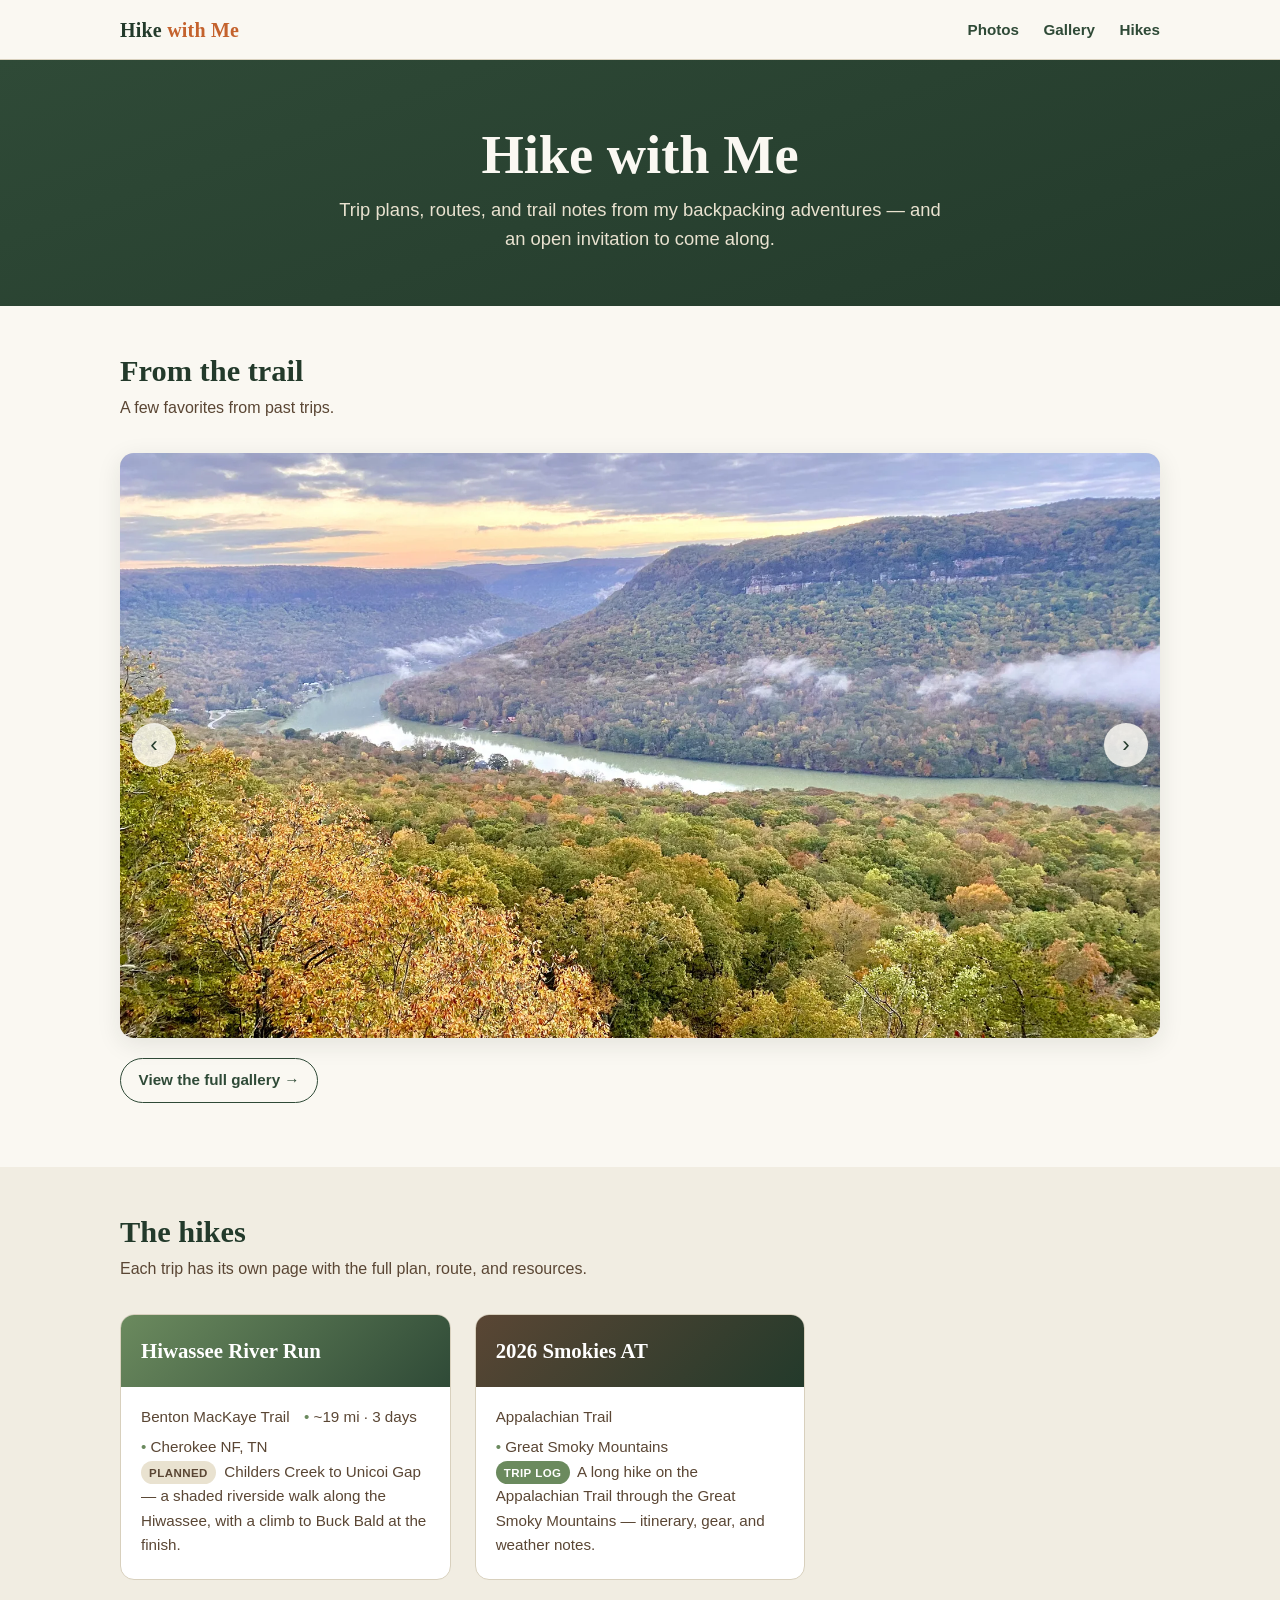
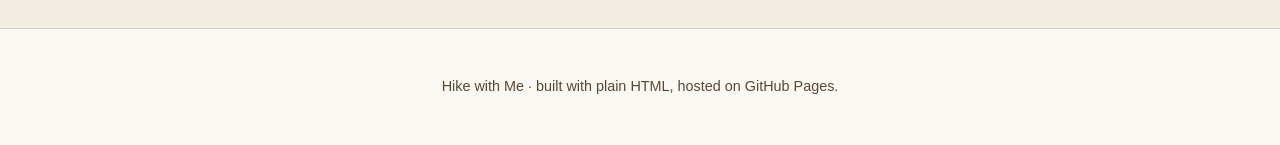
<file: index.html>
<!DOCTYPE html>
<html lang="en">
<head>
  <meta charset="UTF-8">
  <meta name="viewport" content="width=device-width, initial-scale=1.0">
  <title>Hike with Me</title>
  <meta name="description" content="Trip plans, routes, and photos from my backpacking hikes.">
  <link rel="stylesheet" href="assets/css/styles.css">
</head>
<body>

  <header class="site-header">
    <div class="wrap">
      <a class="brand" href="index.html">Hike <span>with Me</span></a>
      <nav class="nav">
        <a href="#photos">Photos</a>
        <a href="gallery.html">Gallery</a>
        <a href="#hikes">Hikes</a>
      </nav>
    </div>
  </header>

  <section class="hero">
    <div class="wrap">
      <h1>Hike with Me</h1>
      <p>Trip plans, routes, and trail notes from my backpacking adventures &mdash; and an open invitation to come along.</p>
    </div>
  </section>

  <!-- Photo carousel. Featured selection; the full set lives on gallery.html.
       To change the lineup, edit the slides below (see assets/js/carousel.js). -->
  <section id="photos">
    <div class="wrap">
      <h2 class="section-title">From the trail</h2>
      <p class="section-lead">A few favorites from past trips.</p>

      <div class="carousel" data-carousel>
        <div class="carousel__track">
          <div class="carousel__slide"><img src="assets/img/photos/IMG_8326.webp" alt=""></div>
          <div class="carousel__slide"><img src="assets/img/photos/IMG_4316.webp" alt="" loading="lazy"></div>
          <div class="carousel__slide"><img src="assets/img/photos/IMG_4280.webp" alt="" loading="lazy"></div>
          <div class="carousel__slide"><img src="assets/img/photos/IMG_0741.webp" alt="" loading="lazy"></div>
          <div class="carousel__slide"><img src="assets/img/photos/IMG_8192.webp" alt="" loading="lazy"></div>
          <div class="carousel__slide"><img src="assets/img/photos/IMG_4490.webp" alt="" loading="lazy"></div>
          <div class="carousel__slide"><img src="assets/img/photos/IMG_0226.webp" alt="" loading="lazy"></div>
          <div class="carousel__slide"><img src="assets/img/photos/IMG_9739.webp" alt="" loading="lazy"></div>
          <div class="carousel__slide"><img src="assets/img/photos/IMG_4624.webp" alt="" loading="lazy"></div>
          <div class="carousel__slide"><img src="assets/img/photos/IMG_4841.webp" alt="" loading="lazy"></div>
        </div>
        <button class="carousel__btn carousel__btn--prev" aria-label="Previous photo">&#8249;</button>
        <button class="carousel__btn carousel__btn--next" aria-label="Next photo">&#8250;</button>
      </div>

      <p class="photos-more"><a class="btn btn--ghost" href="gallery.html">View the full gallery &rarr;</a></p>
    </div>
  </section>

  <!-- Hike index. Add a new <a class="hike-card"> per trip as plans are built. -->
  <section id="hikes" style="background: var(--paper-2);">
    <div class="wrap">
      <h2 class="section-title">The hikes</h2>
      <p class="section-lead">Each trip has its own page with the full plan, route, and resources.</p>

      <div class="card-grid">

        <a class="hike-card" href="hikes/hiwassee-river-bmt/index.html">
          <div class="hike-card__banner">
            <h3>Hiwassee River Run</h3>
          </div>
          <div class="hike-card__body">
            <p class="hike-card__meta">
              <span>Benton MacKaye Trail</span>
              <span>~19 mi &middot; 3 days</span>
              <span>Cherokee NF, TN</span>
            </p>
            <p><span class="badge badge--planned">Planned</span> &nbsp;Childers Creek to Unicoi Gap &mdash; a shaded riverside walk along the Hiwassee, with a climb to Buck Bald at the finish.</p>
          </div>
        </a>

        <a class="hike-card" href="hikes/2026-smokies/index.html">
          <div class="hike-card__banner" style="background: linear-gradient(135deg, var(--bark), var(--forest-deep));">
            <h3>2026 Smokies AT</h3>
          </div>
          <div class="hike-card__body">
            <p class="hike-card__meta">
              <span>Appalachian Trail</span>
              <span>Great Smoky Mountains</span>
            </p>
            <p><span class="badge badge--done">Trip log</span> &nbsp;A long hike on the Appalachian Trail through the Great Smoky Mountains &mdash; itinerary, gear, and weather notes.</p>
          </div>
        </a>

      </div>
    </div>
  </section>

  <footer class="site-footer">
    <div class="wrap">
      <p>Hike with Me &middot; built with plain HTML, hosted on GitHub Pages.</p>
    </div>
  </footer>

  <script src="assets/js/carousel.js"></script>
</body>
</html>
</file>
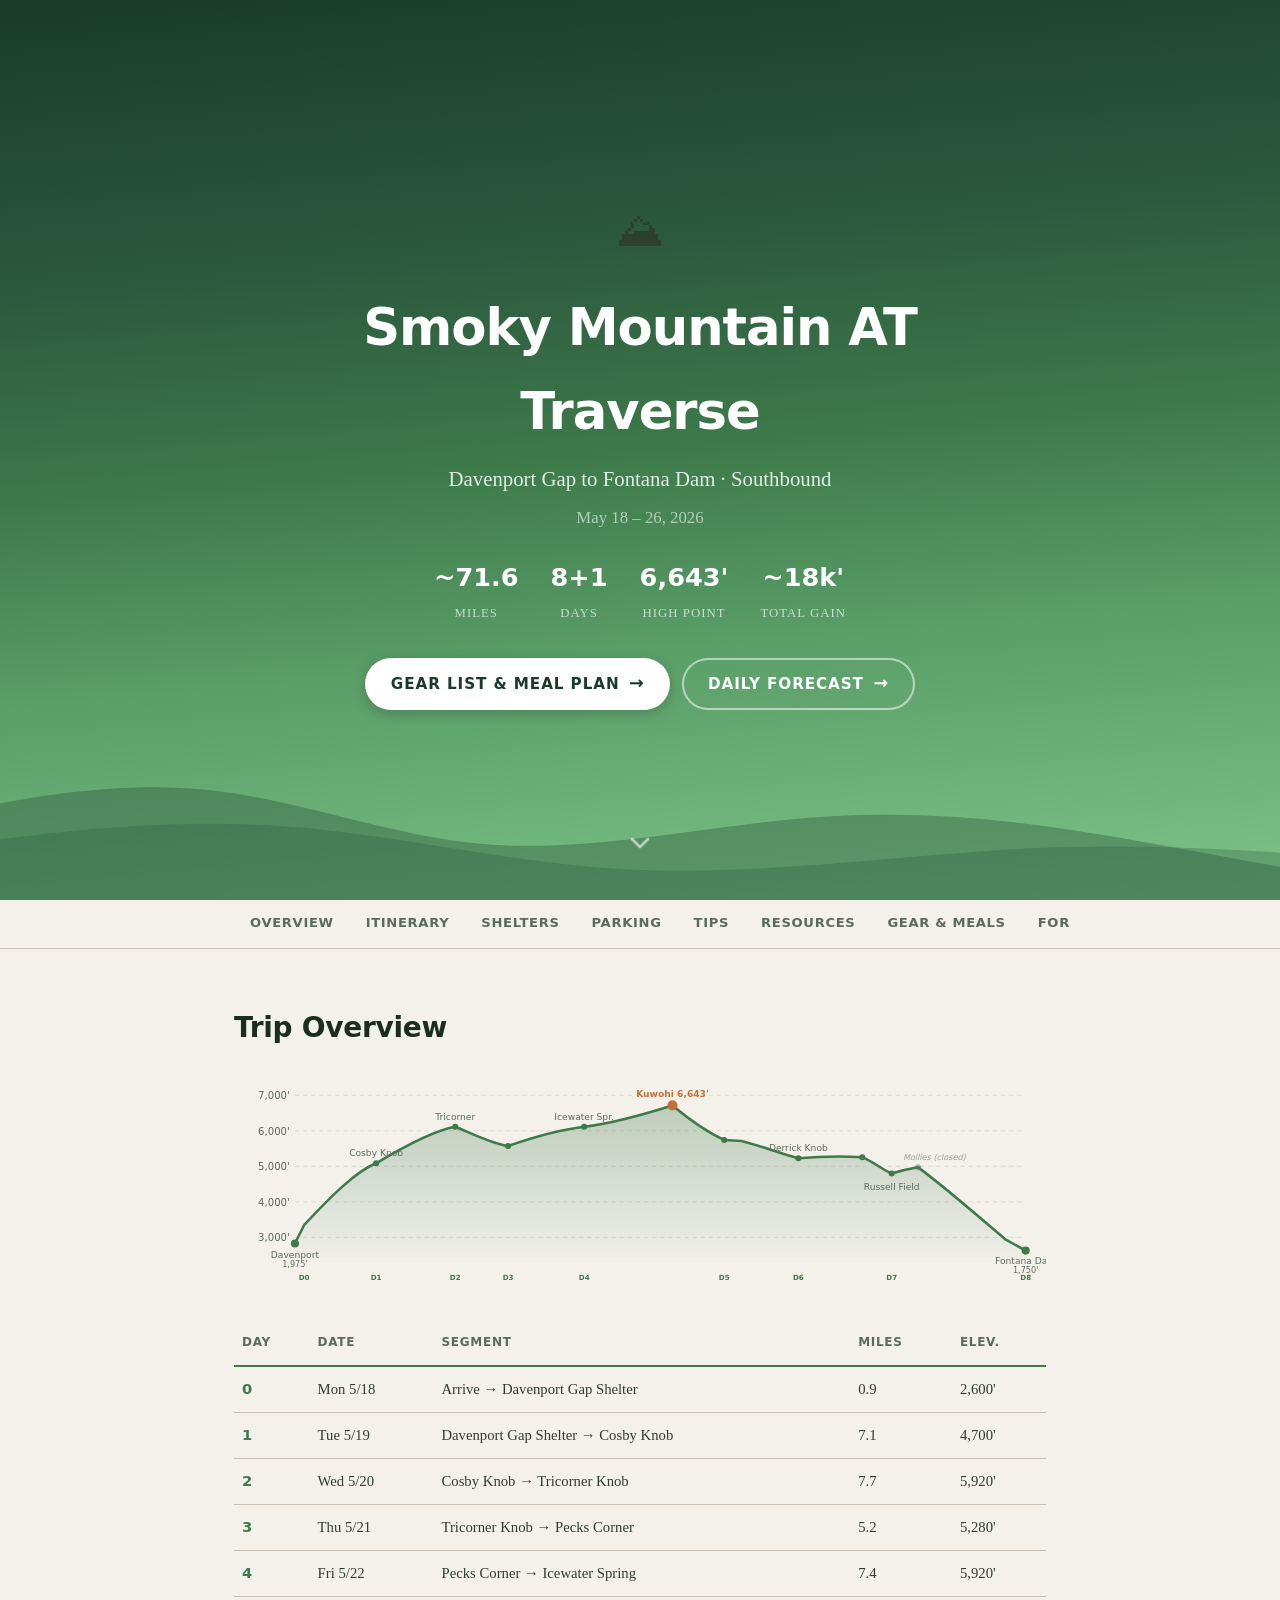
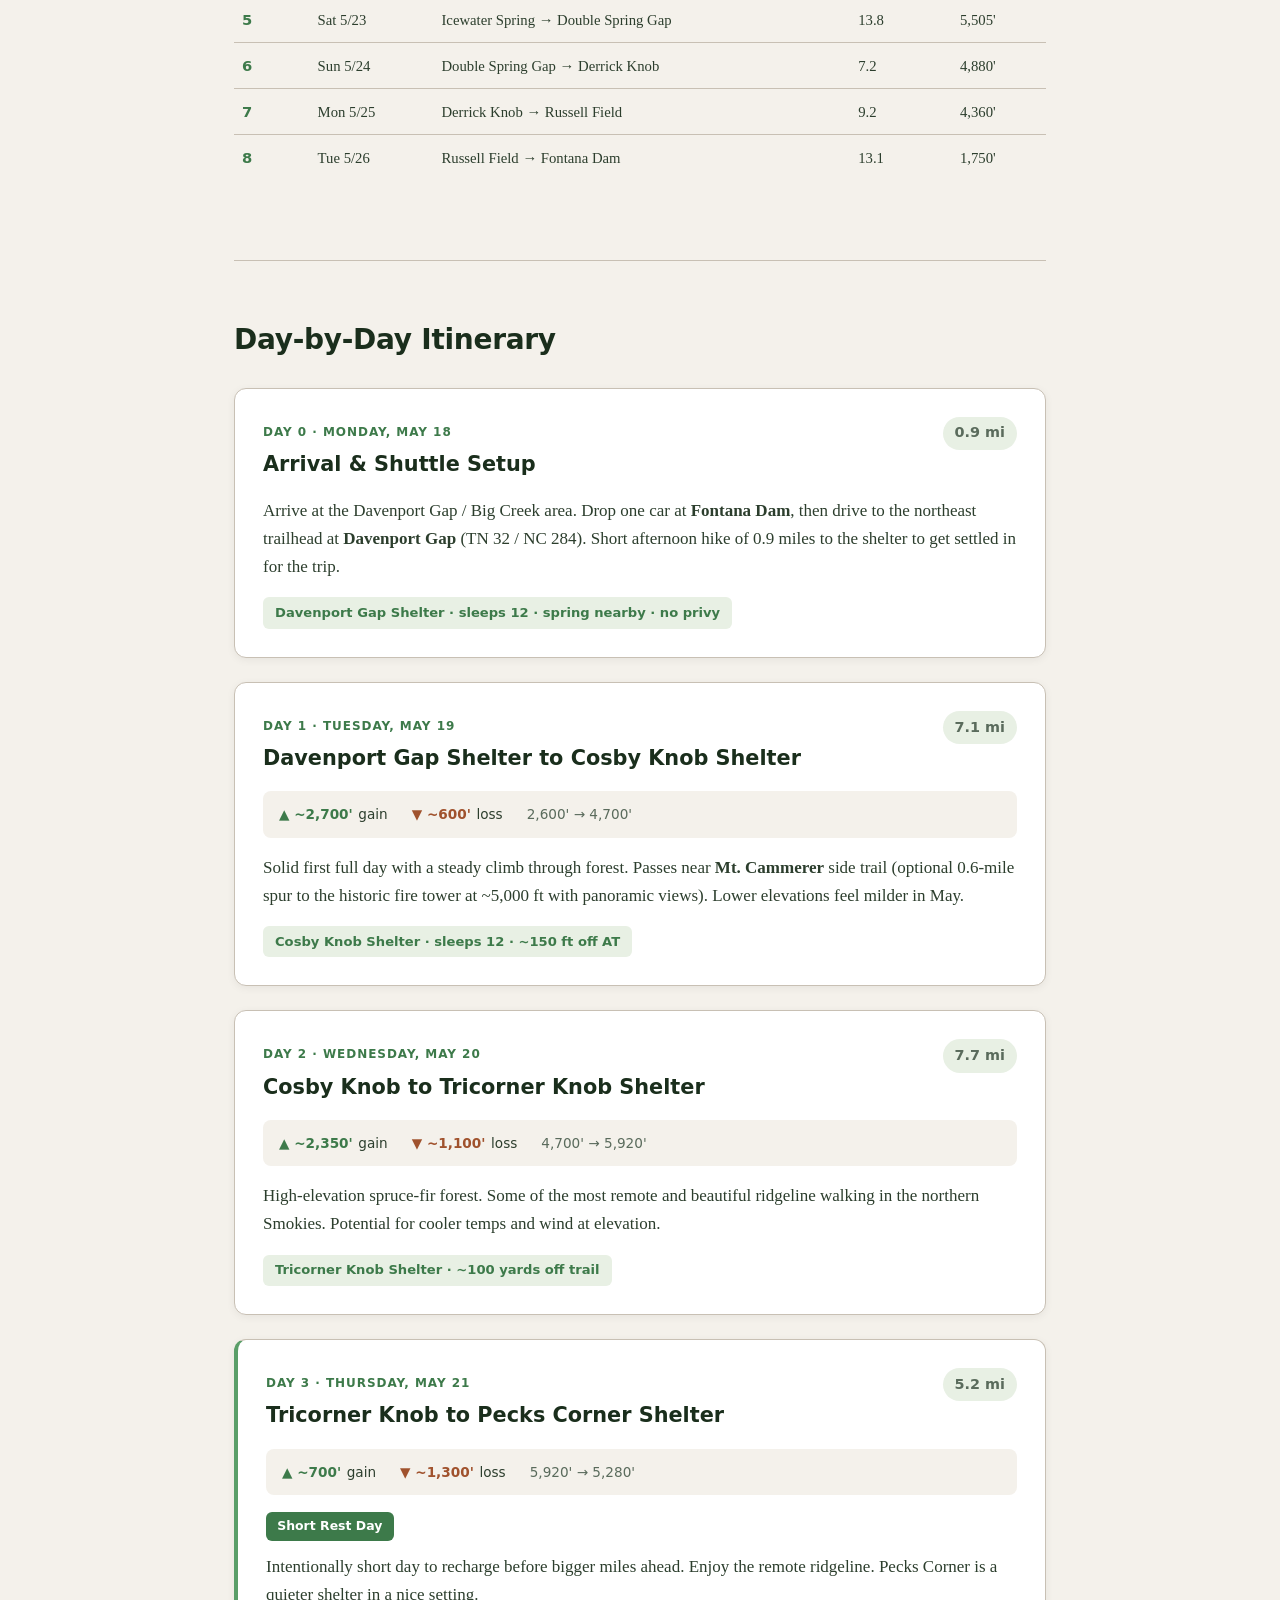
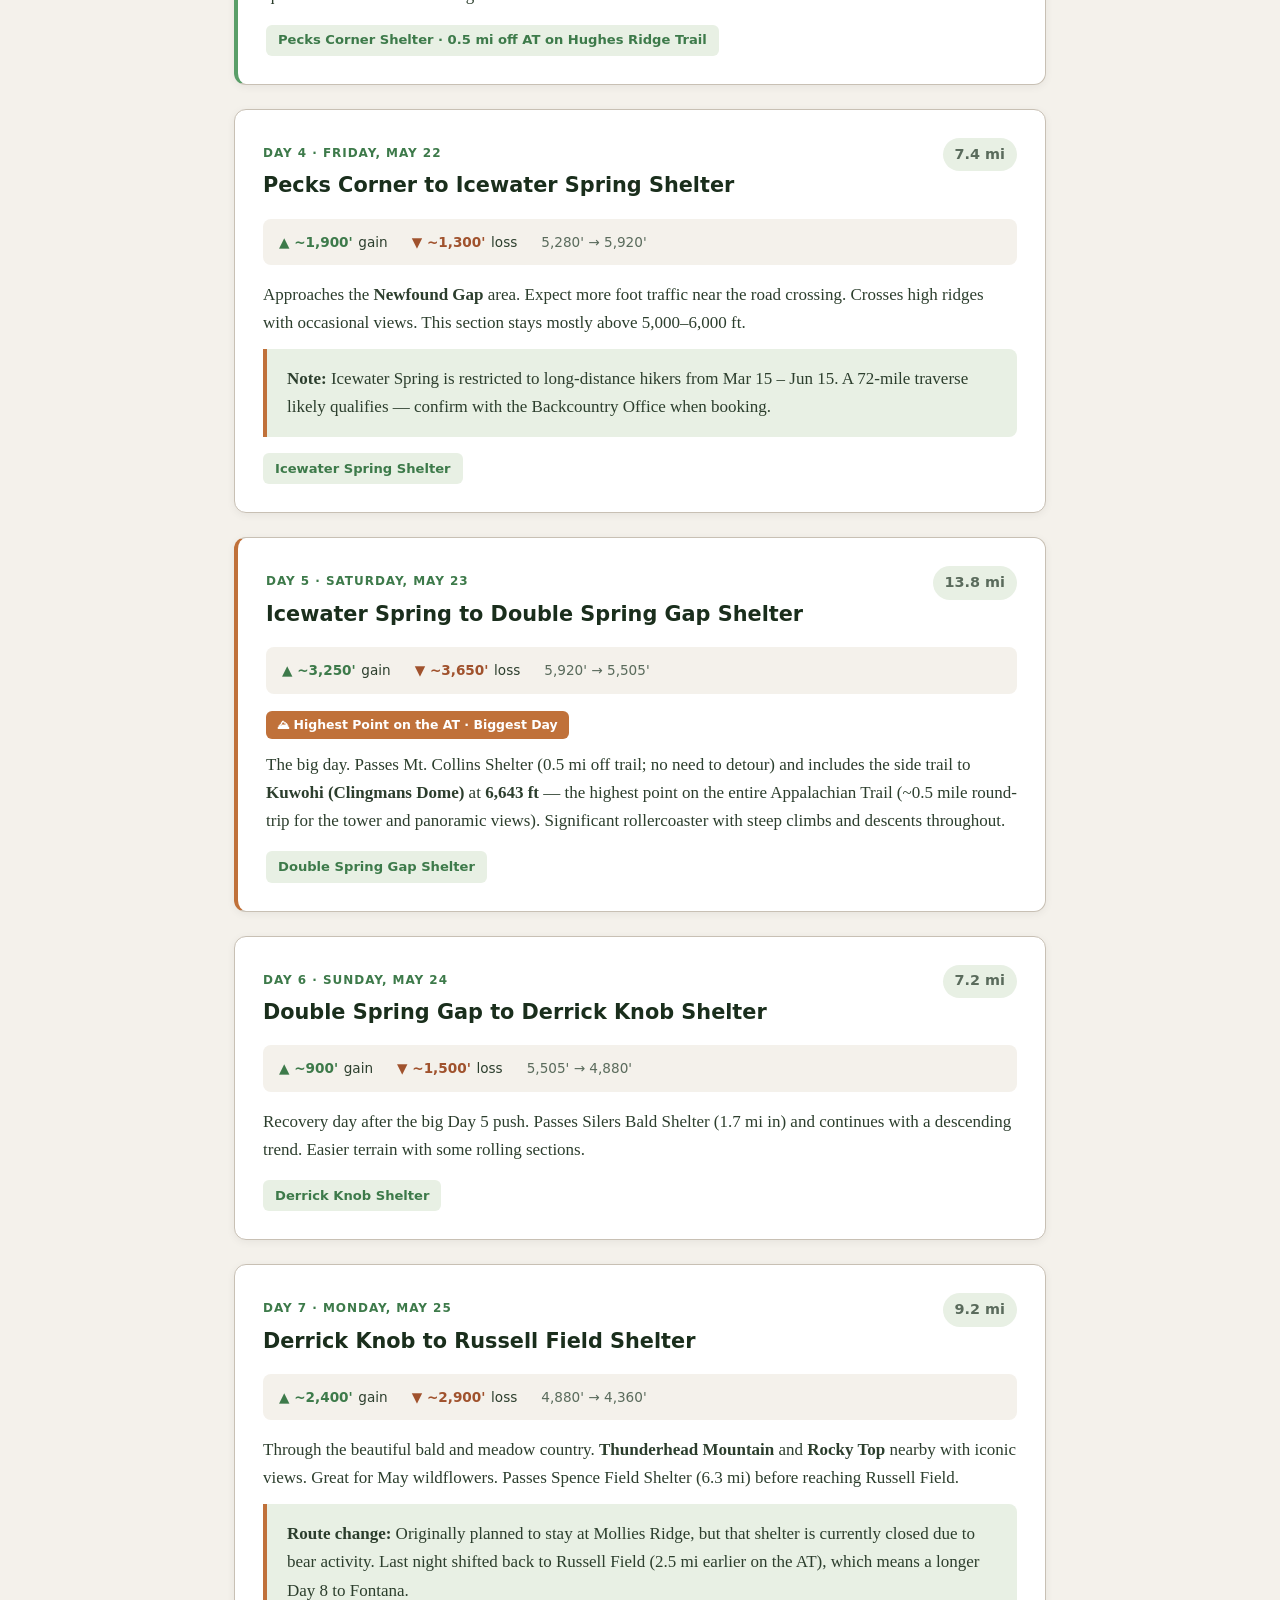
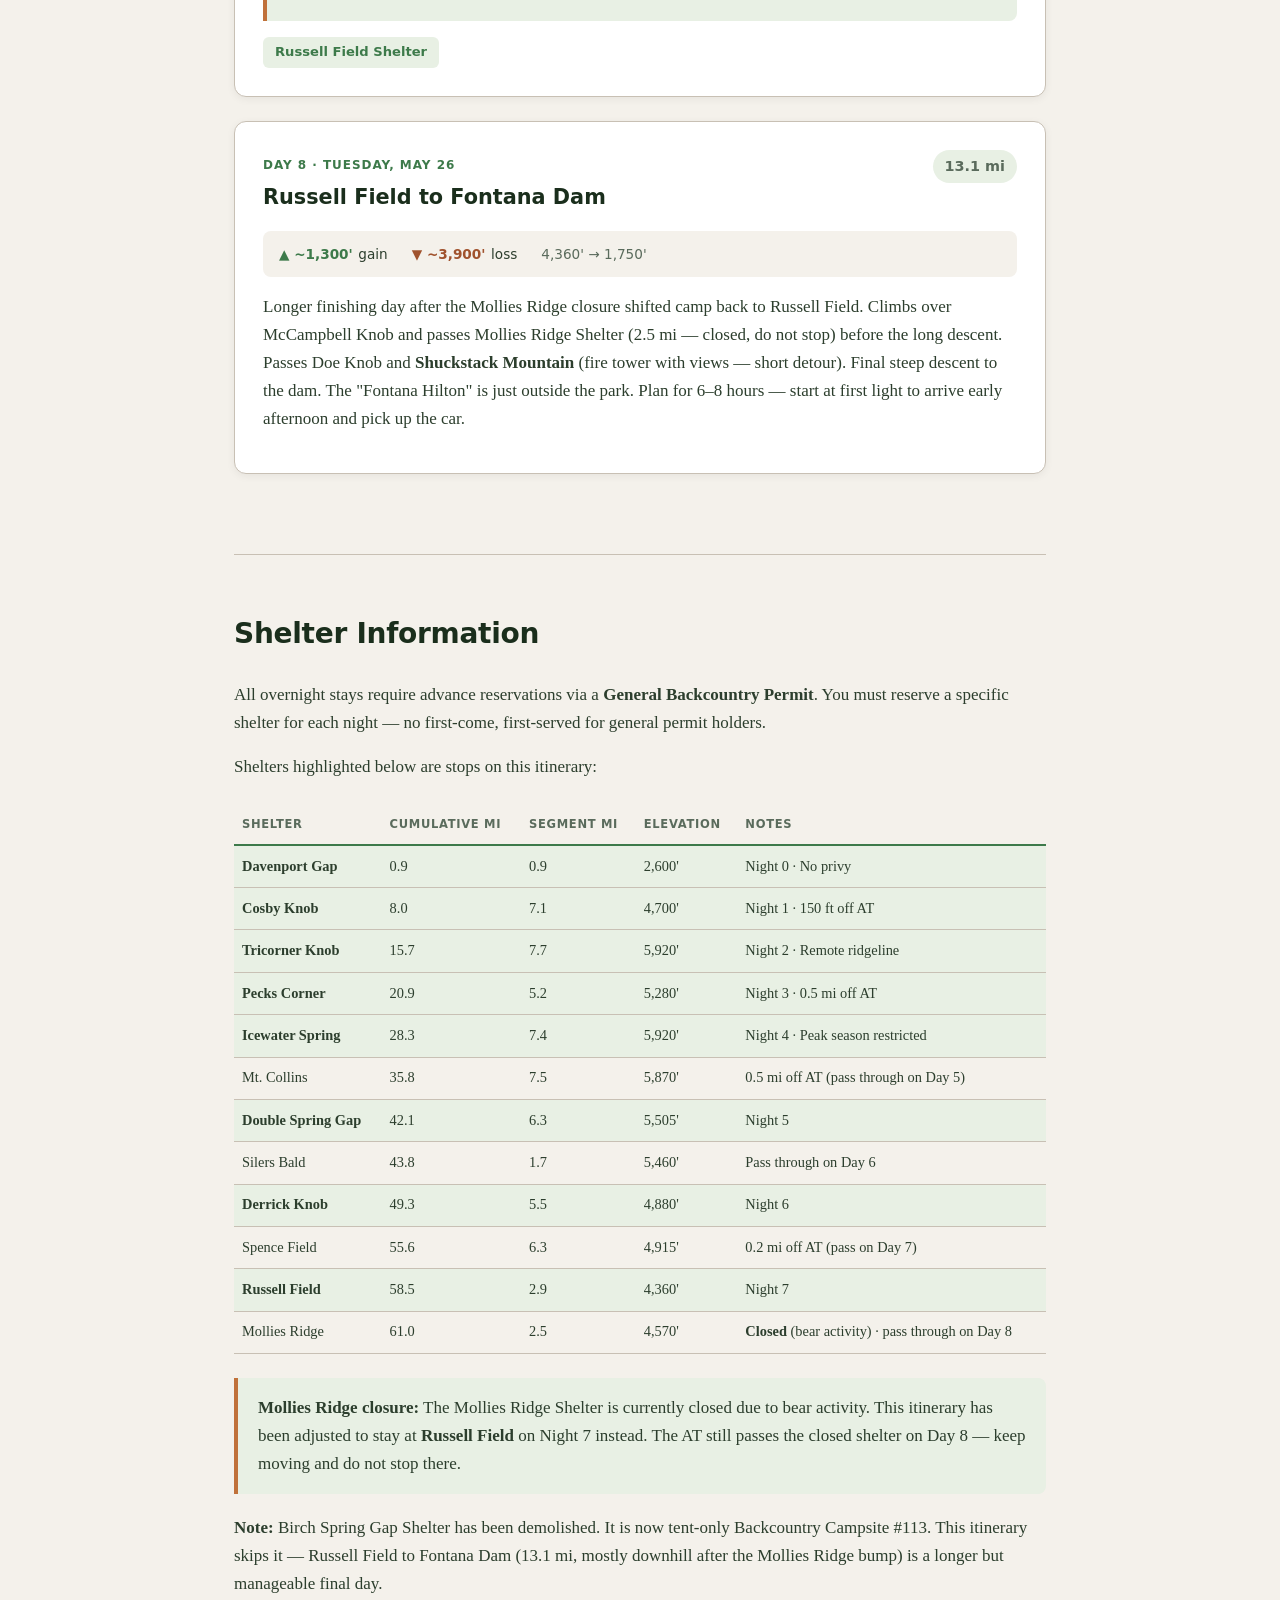
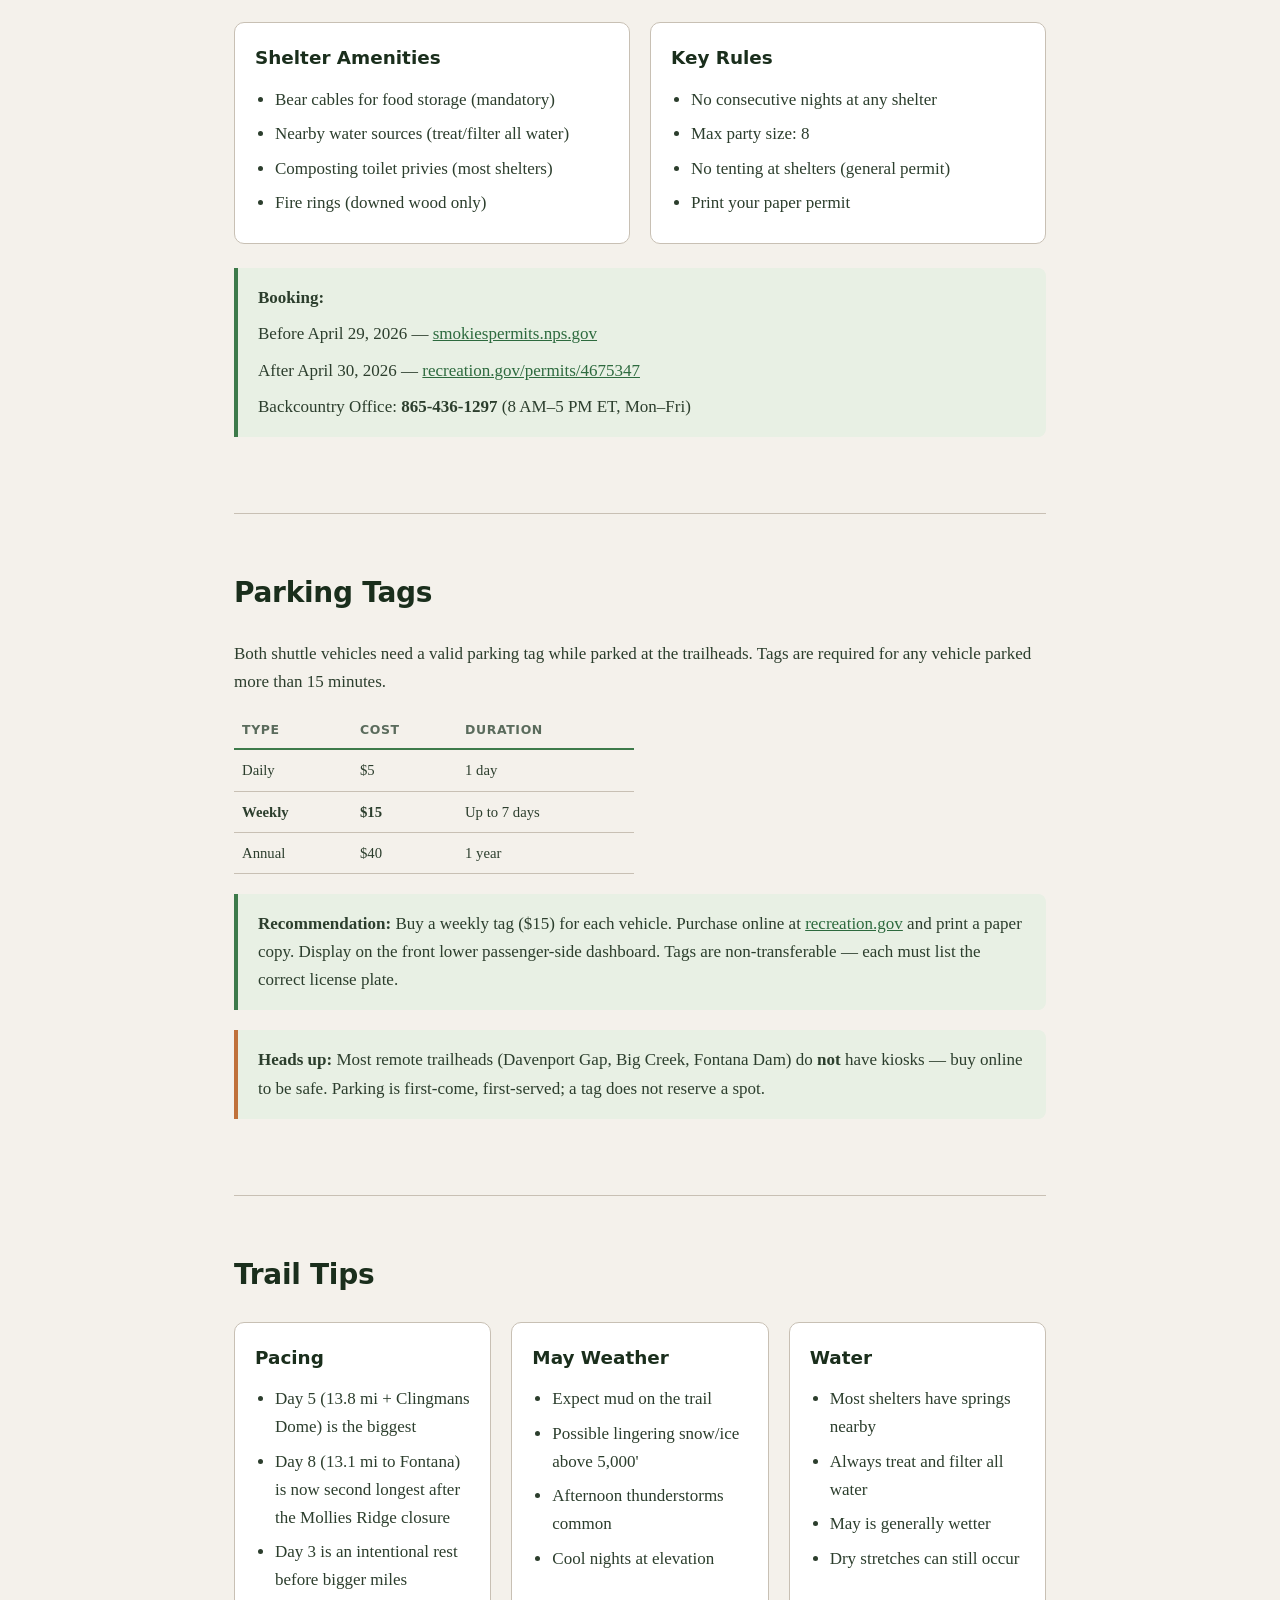
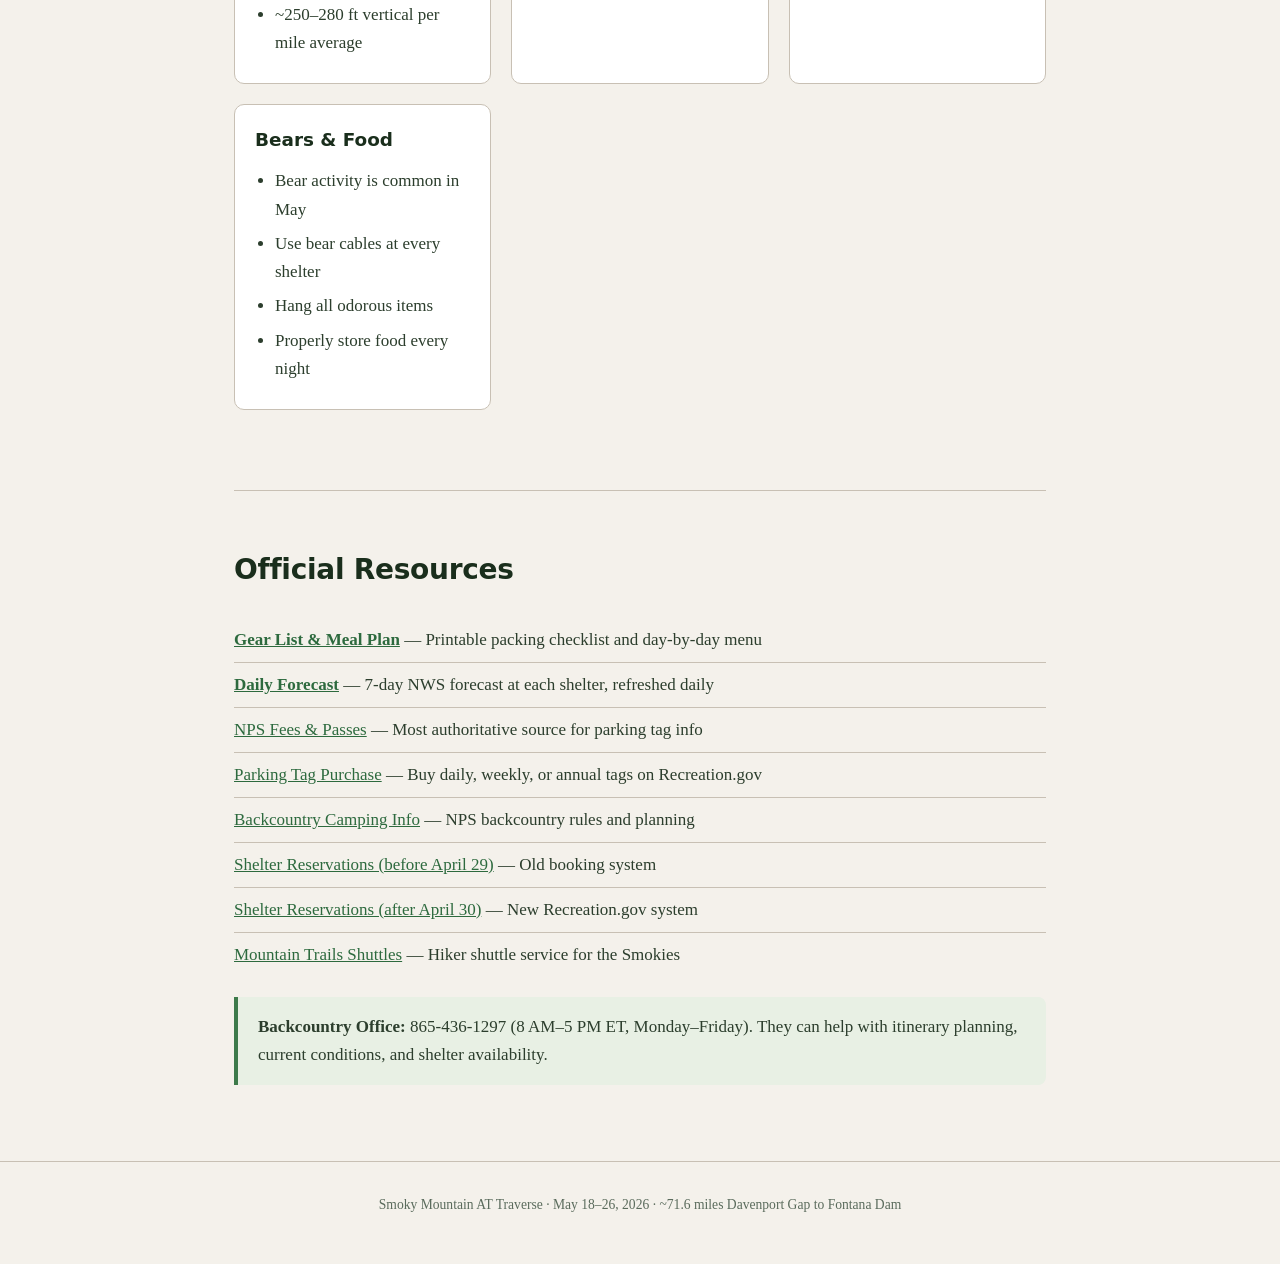
<file: hikes/2026-smokies/index.html>
<!DOCTYPE html>
<html lang="en">
<head>
  <meta charset="UTF-8">
  <meta name="viewport" content="width=device-width, initial-scale=1.0">
  <title>Smoky Mountain AT Traverse 2026</title>
  <meta name="description" content="8-day southbound Appalachian Trail itinerary through Great Smoky Mountains National Park, May 18-26, 2026">
  <style>
    :root {
      --color-bg: #f4f1eb;
      --color-bg-alt: #ece8e0;
      --color-text: #2c3e2d;
      --color-text-muted: #5a6b5c;
      --color-heading: #1a2e1c;
      --color-accent: #3d7a4a;
      --color-accent-light: #5a9e68;
      --color-border: #c8c0b4;
      --color-card: #ffffff;
      --color-card-shadow: rgba(0,0,0,0.06);
      --color-highlight: #e8f0e4;
      --color-peak: #c0713a;
      --color-link: #2d6a3e;
      --color-gain: #3d7a4a;
      --color-loss: #a0522d;
      --font-body: 'Georgia', 'Times New Roman', serif;
      --font-heading: system-ui, -apple-system, 'Segoe UI', sans-serif;
    }

    @media (prefers-color-scheme: dark) {
      :root {
        --color-bg: #1a1f1a;
        --color-bg-alt: #222822;
        --color-text: #d4d8d0;
        --color-text-muted: #8f998a;
        --color-heading: #e0e6dc;
        --color-accent: #6abf7b;
        --color-accent-light: #8ad498;
        --color-border: #3a4238;
        --color-card: #242a24;
        --color-card-shadow: rgba(0,0,0,0.3);
        --color-highlight: #2a352a;
        --color-peak: #d4915e;
        --color-link: #6abf7b;
        --color-gain: #6abf7b;
        --color-loss: #d4915e;
      }
    }

    *, *::before, *::after { box-sizing: border-box; margin: 0; padding: 0; }
    html { scroll-behavior: smooth; }

    body {
      font-family: var(--font-body);
      font-size: 17px;
      line-height: 1.65;
      color: var(--color-text);
      background-color: var(--color-bg);
    }

    /* Hero */
    .hero {
      position: relative;
      min-height: 100vh;
      display: flex;
      flex-direction: column;
      justify-content: center;
      align-items: center;
      text-align: center;
      padding: 2rem;
      background: linear-gradient(175deg, #1a3a2a 0%, #2d5a3e 30%, #3d7a4a 50%, #5a9e68 70%, #7ec488 100%);
      overflow: hidden;
    }

    .hero::before {
      content: '';
      position: absolute;
      bottom: 0;
      left: 0;
      right: 0;
      height: 200px;
      background: url("data:image/svg+xml,%3Csvg xmlns='http://www.w3.org/2000/svg' viewBox='0 0 1440 200'%3E%3Cpath fill='%231a3a2a' fill-opacity='0.3' d='M0 120l48-10c48-10 144-30 240-20s192 50 288 55 192-15 288-25 192-5 288 10 192 35 240 42l48 8v20H0z'/%3E%3Cpath fill='%232d5a3e' fill-opacity='0.3' d='M0 150l60-8c60-8 180-24 300-16s240 40 360 44 240-12 360-20 240 0 300 4l60 4v42H0z'/%3E%3C/svg%3E") no-repeat bottom center;
      background-size: cover;
    }

    .hero-content { position: relative; z-index: 1; max-width: 700px; }
    .hero-icon { font-size: 3rem; margin-bottom: 1rem; opacity: 0.9; }

    .hero h1 {
      font-family: var(--font-heading);
      font-size: clamp(2rem, 5vw, 3.2rem);
      font-weight: 700;
      color: #fff;
      margin-bottom: 0.5rem;
      letter-spacing: -0.02em;
    }

    .hero .subtitle {
      font-size: clamp(1rem, 2.5vw, 1.3rem);
      color: rgba(255,255,255,0.85);
      margin-bottom: 0.5rem;
    }

    .hero .stats-row {
      display: flex;
      justify-content: center;
      gap: 2rem;
      margin-top: 1.5rem;
      flex-wrap: wrap;
    }

    .hero .stat { text-align: center; color: rgba(255,255,255,0.9); }

    .hero .stat-value {
      display: block;
      font-family: var(--font-heading);
      font-size: 1.6rem;
      font-weight: 700;
      color: #fff;
    }

    .hero .stat-label {
      font-size: 0.8rem;
      text-transform: uppercase;
      letter-spacing: 0.08em;
      opacity: 0.75;
    }

    .hero-cta-row {
      display: flex;
      gap: 0.75rem;
      flex-wrap: wrap;
      justify-content: center;
      margin-top: 2rem;
    }

    .hero-cta {
      display: inline-flex;
      align-items: center;
      gap: 0.6rem;
      padding: 0.85rem 1.6rem;
      background: #fff;
      color: #1a3a2a;
      font-family: var(--font-heading);
      font-size: 0.95rem;
      font-weight: 700;
      text-transform: uppercase;
      letter-spacing: 0.06em;
      text-decoration: none;
      border-radius: 999px;
      box-shadow: 0 4px 14px rgba(0,0,0,0.2);
      transition: transform 0.15s, box-shadow 0.15s, background 0.15s, color 0.15s;
    }

    .hero-cta:hover {
      transform: translateY(-2px);
      box-shadow: 0 6px 18px rgba(0,0,0,0.28);
      background: #fffde7;
      text-decoration: none;
    }

    .hero-cta-alt {
      background: transparent;
      color: #fff;
      box-shadow: inset 0 0 0 2px rgba(255,255,255,0.55);
    }

    .hero-cta-alt:hover {
      background: rgba(255,255,255,0.14);
      color: #fff;
      box-shadow: inset 0 0 0 2px #fff, 0 6px 18px rgba(0,0,0,0.18);
    }

    .hero-cta .arrow {
      font-size: 1.1rem;
      line-height: 1;
      transition: transform 0.15s;
    }

    .hero-cta:hover .arrow { transform: translateX(3px); }

    .scroll-hint {
      position: absolute;
      bottom: 2rem;
      left: 50%;
      transform: translateX(-50%);
      z-index: 1;
    }

    .scroll-hint a {
      display: block;
      color: rgba(255,255,255,0.6);
      text-decoration: none;
      animation: bounce 2s infinite;
    }

    .scroll-hint svg { width: 32px; height: 32px; }

    @keyframes bounce {
      0%, 100% { transform: translateY(0); }
      50% { transform: translateY(8px); }
    }

    /* Layout */
    .container { max-width: 860px; margin: 0 auto; padding: 0 1.5rem; }
    section { padding: 3.5rem 0; }
    section + section { border-top: 1px solid var(--color-border); }

    /* Navigation */
    .toc {
      position: sticky;
      top: 0;
      z-index: 100;
      background: var(--color-bg);
      border-bottom: 1px solid var(--color-border);
    }

    .toc-inner {
      max-width: 860px;
      margin: 0 auto;
      padding: 0 1.5rem;
      display: flex;
      gap: 0;
      overflow-x: auto;
      -webkit-overflow-scrolling: touch;
      scrollbar-width: none;
    }

    .toc-inner::-webkit-scrollbar { display: none; }

    .toc a {
      display: block;
      padding: 0.75rem 1rem;
      font-family: var(--font-heading);
      font-size: 0.82rem;
      font-weight: 600;
      text-transform: uppercase;
      letter-spacing: 0.05em;
      color: var(--color-text-muted);
      text-decoration: none;
      white-space: nowrap;
      border-bottom: 2px solid transparent;
      transition: color 0.2s, border-color 0.2s;
    }

    .toc a:hover {
      color: var(--color-accent);
      border-bottom-color: var(--color-accent);
    }

    /* Headings */
    h2 {
      font-family: var(--font-heading);
      font-size: 1.75rem;
      font-weight: 700;
      color: var(--color-heading);
      margin-bottom: 1.5rem;
      letter-spacing: -0.01em;
    }

    h3 {
      font-family: var(--font-heading);
      font-size: 1.15rem;
      font-weight: 600;
      color: var(--color-heading);
      margin-bottom: 0.5rem;
    }

    p { margin-bottom: 1rem; }
    a { color: var(--color-link); }
    a:hover { text-decoration: underline; }

    /* Day Cards */
    .day-card {
      background: var(--color-card);
      border: 1px solid var(--color-border);
      border-radius: 12px;
      padding: 1.75rem;
      margin-bottom: 1.5rem;
      box-shadow: 0 2px 8px var(--color-card-shadow);
      transition: box-shadow 0.2s;
    }

    .day-card:hover { box-shadow: 0 4px 16px var(--color-card-shadow); }
    .day-card.highlight-day { border-left: 4px solid var(--color-peak); }
    .day-card.rest-day { border-left: 4px solid var(--color-accent-light); }

    .day-header {
      display: flex;
      justify-content: space-between;
      align-items: flex-start;
      flex-wrap: wrap;
      gap: 0.5rem;
      margin-bottom: 1rem;
    }

    .day-label {
      font-family: var(--font-heading);
      font-size: 0.75rem;
      font-weight: 700;
      text-transform: uppercase;
      letter-spacing: 0.08em;
      color: var(--color-accent);
    }

    .day-title {
      font-family: var(--font-heading);
      font-size: 1.3rem;
      font-weight: 700;
      color: var(--color-heading);
      margin: 0.15rem 0 0 0;
    }

    .day-miles {
      font-family: var(--font-heading);
      font-size: 0.9rem;
      font-weight: 600;
      color: var(--color-text-muted);
      background: var(--color-highlight);
      padding: 0.3rem 0.75rem;
      border-radius: 20px;
      white-space: nowrap;
      align-self: flex-start;
    }

    .elevation-bar {
      display: flex;
      gap: 1.5rem;
      margin: 1rem 0;
      padding: 0.75rem 1rem;
      background: var(--color-bg);
      border-radius: 8px;
      font-family: var(--font-heading);
      font-size: 0.85rem;
      flex-wrap: wrap;
    }

    .elev-item { display: flex; align-items: center; gap: 0.35rem; }
    .elev-up { color: var(--color-gain); font-weight: 600; }
    .elev-down { color: var(--color-loss); font-weight: 600; }
    .elev-range { color: var(--color-text-muted); }

    .day-body p { margin-bottom: 0.75rem; color: var(--color-text); }

    .shelter-tag {
      display: inline-block;
      font-family: var(--font-heading);
      font-size: 0.82rem;
      font-weight: 600;
      background: var(--color-highlight);
      color: var(--color-accent);
      padding: 0.3rem 0.75rem;
      border-radius: 6px;
      margin-top: 0.25rem;
    }

    .peak-badge {
      display: inline-block;
      font-family: var(--font-heading);
      font-size: 0.78rem;
      font-weight: 700;
      background: var(--color-peak);
      color: #fff;
      padding: 0.25rem 0.7rem;
      border-radius: 6px;
      margin-bottom: 0.75rem;
    }

    .rest-badge {
      display: inline-block;
      font-family: var(--font-heading);
      font-size: 0.78rem;
      font-weight: 700;
      background: var(--color-accent);
      color: #fff;
      padding: 0.25rem 0.7rem;
      border-radius: 6px;
      margin-bottom: 0.75rem;
    }

    .note-badge {
      display: inline-block;
      font-family: var(--font-heading);
      font-size: 0.78rem;
      font-weight: 700;
      background: var(--color-peak);
      color: #fff;
      padding: 0.25rem 0.7rem;
      border-radius: 6px;
      margin-bottom: 0.75rem;
    }

    /* Elevation Profile */
    .profile-chart { width: 100%; margin: 1.5rem 0; }
    .profile-chart svg { width: 100%; height: auto; }

    /* Overview Table */
    .overview-table {
      width: 100%;
      border-collapse: collapse;
      font-size: 0.92rem;
      margin: 1.5rem 0;
    }

    .overview-table th {
      font-family: var(--font-heading);
      font-size: 0.75rem;
      font-weight: 700;
      text-transform: uppercase;
      letter-spacing: 0.06em;
      color: var(--color-text-muted);
      text-align: left;
      padding: 0.75rem 0.5rem;
      border-bottom: 2px solid var(--color-accent);
    }

    .overview-table td {
      padding: 0.65rem 0.5rem;
      border-bottom: 1px solid var(--color-border);
      vertical-align: top;
    }

    .overview-table tr:last-child td { border-bottom: none; }
    .overview-table .day-num { font-family: var(--font-heading); font-weight: 700; color: var(--color-accent); }

    /* Info Cards */
    .info-grid {
      display: grid;
      grid-template-columns: repeat(auto-fit, minmax(250px, 1fr));
      gap: 1.25rem;
      margin: 1.5rem 0;
    }

    .info-card {
      background: var(--color-card);
      border: 1px solid var(--color-border);
      border-radius: 10px;
      padding: 1.25rem;
    }

    .info-card h3 { display: flex; align-items: center; gap: 0.5rem; margin-bottom: 0.75rem; }
    .info-card ul { margin: 0; padding-left: 1.25rem; }
    .info-card li { margin-bottom: 0.4rem; }

    /* Shelter Table */
    .shelter-table {
      width: 100%;
      border-collapse: collapse;
      font-size: 0.9rem;
      margin: 1.5rem 0;
    }

    .shelter-table th {
      font-family: var(--font-heading);
      font-size: 0.72rem;
      font-weight: 700;
      text-transform: uppercase;
      letter-spacing: 0.06em;
      color: var(--color-text-muted);
      text-align: left;
      padding: 0.6rem 0.5rem;
      border-bottom: 2px solid var(--color-accent);
    }

    .shelter-table td {
      padding: 0.55rem 0.5rem;
      border-bottom: 1px solid var(--color-border);
      vertical-align: top;
    }

    .shelter-table tr.on-route td { background: var(--color-highlight); }

    /* Logistics */
    .cost-table {
      width: 100%;
      max-width: 400px;
      border-collapse: collapse;
      margin: 1rem 0;
      font-size: 0.92rem;
    }

    .cost-table th {
      font-family: var(--font-heading);
      font-weight: 700;
      text-align: left;
      padding: 0.5rem;
      border-bottom: 2px solid var(--color-accent);
      font-size: 0.78rem;
      text-transform: uppercase;
      letter-spacing: 0.05em;
      color: var(--color-text-muted);
    }

    .cost-table td {
      padding: 0.5rem;
      border-bottom: 1px solid var(--color-border);
    }

    .callout {
      background: var(--color-highlight);
      border-left: 4px solid var(--color-accent);
      padding: 1rem 1.25rem;
      border-radius: 0 8px 8px 0;
      margin: 1.25rem 0;
    }

    .callout-warn { border-left-color: var(--color-peak); }
    .callout p { margin-bottom: 0.5rem; }
    .callout p:last-child { margin-bottom: 0; }

    .link-list { list-style: none; padding: 0; margin: 1rem 0; }
    .link-list li { padding: 0.5rem 0; border-bottom: 1px solid var(--color-border); }
    .link-list li:last-child { border-bottom: none; }

    /* Footer */
    footer {
      text-align: center;
      padding: 2rem;
      color: var(--color-text-muted);
      font-size: 0.85rem;
      border-top: 1px solid var(--color-border);
    }

    /* Responsive */
    @media (max-width: 600px) {
      .day-header { flex-direction: column; }
      .day-miles { align-self: flex-start; }
      .elevation-bar { flex-direction: column; gap: 0.5rem; }
      .hero .stats-row { gap: 1.25rem; }
      .info-grid { grid-template-columns: 1fr; }
      section { padding: 2.5rem 0; }
      .overview-table { font-size: 0.82rem; }
      .overview-table th, .overview-table td { padding: 0.5rem 0.3rem; }
    }
  </style>
</head>
<body>

<!-- Hero -->
<div class="hero">
  <div class="hero-content">
    <div class="hero-icon">&#9968;</div>
    <h1>Smoky Mountain AT Traverse</h1>
    <p class="subtitle">Davenport Gap to Fontana Dam &middot; Southbound</p>
    <p class="subtitle" style="font-size: 1.05rem; opacity: 0.7;">May 18 &ndash; 26, 2026</p>
    <div class="stats-row">
      <div class="stat">
        <span class="stat-value">~71.6</span>
        <span class="stat-label">Miles</span>
      </div>
      <div class="stat">
        <span class="stat-value">8+1</span>
        <span class="stat-label">Days</span>
      </div>
      <div class="stat">
        <span class="stat-value">6,643'</span>
        <span class="stat-label">High Point</span>
      </div>
      <div class="stat">
        <span class="stat-value">~18k'</span>
        <span class="stat-label">Total Gain</span>
      </div>
    </div>
    <div class="hero-cta-row">
      <a class="hero-cta" href="gear.html">
        <span>Gear List &amp; Meal Plan</span>
        <span class="arrow">&rarr;</span>
      </a>
      <a class="hero-cta hero-cta-alt" href="weather.html">
        <span>Daily Forecast</span>
        <span class="arrow">&rarr;</span>
      </a>
    </div>
  </div>
  <div class="scroll-hint">
    <a href="#nav">
      <svg viewBox="0 0 24 24" fill="none" stroke="currentColor" stroke-width="2" stroke-linecap="round" stroke-linejoin="round"><polyline points="6 9 12 15 18 9"/></svg>
    </a>
  </div>
</div>

<!-- Navigation -->
<nav class="toc" id="nav">
  <div class="toc-inner">
    <a href="#overview">Overview</a>
    <a href="#itinerary">Itinerary</a>
    <a href="#shelters">Shelters</a>
    <a href="#parking">Parking</a>
    <a href="#tips">Tips</a>
    <a href="#resources">Resources</a>
    <a href="gear.html">Gear &amp; Meals</a>
    <a href="weather.html">Forecast</a>
  </div>
</nav>

<div class="container">

  <!-- Overview -->
  <section id="overview">
    <h2>Trip Overview</h2>

    <!-- Elevation Profile SVG -->
    <div class="profile-chart">
      <svg viewBox="0 0 800 210" xmlns="http://www.w3.org/2000/svg" role="img" aria-label="Elevation profile showing the trail from Davenport Gap at 1975 feet climbing through the high ridgeline to Clingmans Dome at 6643 feet, then descending to Fontana Dam at 1750 feet">
        <defs>
          <linearGradient id="elev-fill" x1="0" y1="0" x2="0" y2="1">
            <stop offset="0%" stop-color="var(--color-accent)" stop-opacity="0.3"/>
            <stop offset="100%" stop-color="var(--color-accent)" stop-opacity="0.03"/>
          </linearGradient>
        </defs>
        <!-- Grid lines -->
        <line x1="60" y1="20" x2="780" y2="20" stroke="var(--color-border)" stroke-width="0.5" stroke-dasharray="4"/>
        <line x1="60" y1="55" x2="780" y2="55" stroke="var(--color-border)" stroke-width="0.5" stroke-dasharray="4"/>
        <line x1="60" y1="90" x2="780" y2="90" stroke="var(--color-border)" stroke-width="0.5" stroke-dasharray="4"/>
        <line x1="60" y1="125" x2="780" y2="125" stroke="var(--color-border)" stroke-width="0.5" stroke-dasharray="4"/>
        <line x1="60" y1="160" x2="780" y2="160" stroke="var(--color-border)" stroke-width="0.5" stroke-dasharray="4"/>
        <!-- Y-axis labels -->
        <text x="55" y="24" text-anchor="end" font-family="system-ui, sans-serif" font-size="10" fill="var(--color-text-muted)">7,000'</text>
        <text x="55" y="59" text-anchor="end" font-family="system-ui, sans-serif" font-size="10" fill="var(--color-text-muted)">6,000'</text>
        <text x="55" y="94" text-anchor="end" font-family="system-ui, sans-serif" font-size="10" fill="var(--color-text-muted)">5,000'</text>
        <text x="55" y="129" text-anchor="end" font-family="system-ui, sans-serif" font-size="10" fill="var(--color-text-muted)">4,000'</text>
        <text x="55" y="164" text-anchor="end" font-family="system-ui, sans-serif" font-size="10" fill="var(--color-text-muted)">3,000'</text>
        <!--
          Elevation profile data points (x proportional to mileage, y to elevation):
          Scale: x = 60 + (mile / 71.6) * 720;  y = 180 - ((elev - 1500) / 5500) * 160
          Davenport Gap (0 mi, 1975'): 60, 166
          DG Shelter (0.9, 2600'): 69, 148
          Cosby Knob (8.0, 4700'): 140, 87
          Tricorner Knob (15.7, 5920'): 218, 51
          Pecks Corner (20.9, 5280'): 270, 70
          Icewater Spring (28.3, 5920'): 345, 51
          Clingmans Dome (~37, 6643'): 432, 30
          Mt Collins (35.8, 5870'): 420, 53
          Double Spring Gap (42.1, 5505'): 483, 64
          Silers Bald (43.8, 5460'): 500, 65
          Derrick Knob (49.3, 4880'): 556, 82
          Spence Field (55.6, 4915'): 619, 81
          Russell Field (58.5, 4360'): 648, 97
          Mollies Ridge (61.0, 4570'): 674, 91
          Fontana Dam (71.6, 1750'): 780, 173
        -->
        <!-- Fill -->
        <path d="M60,166 L69,148 C95,120 120,95 140,87 C165,72 195,55 218,51 C235,58 255,68 270,70 C290,63 320,54 345,51 C370,48 400,40 432,30 C450,45 470,58 483,64 L500,65 C520,70 540,78 556,82 C580,80 600,80 619,81 C632,87 642,95 648,97 C658,94 668,92 674,91 C700,110 740,145 760,162 L780,173 L780,180 L60,180 Z"
              fill="url(#elev-fill)" stroke="none"/>
        <!-- Line -->
        <path d="M60,166 L69,148 C95,120 120,95 140,87 C165,72 195,55 218,51 C235,58 255,68 270,70 C290,63 320,54 345,51 C370,48 400,40 432,30 C450,45 470,58 483,64 L500,65 C520,70 540,78 556,82 C580,80 600,80 619,81 C632,87 642,95 648,97 C658,94 668,92 674,91 C700,110 740,145 760,162 L780,173"
              fill="none" stroke="var(--color-accent)" stroke-width="2.5" stroke-linecap="round" stroke-linejoin="round"/>
        <!-- Key points -->
        <circle cx="60" cy="166" r="4" fill="var(--color-accent)"/>
        <circle cx="140" cy="87" r="3" fill="var(--color-accent)"/>
        <circle cx="218" cy="51" r="3" fill="var(--color-accent)"/>
        <circle cx="270" cy="70" r="3" fill="var(--color-accent)"/>
        <circle cx="345" cy="51" r="3" fill="var(--color-accent)"/>
        <circle cx="432" cy="30" r="5" fill="var(--color-peak)"/>
        <circle cx="483" cy="64" r="3" fill="var(--color-accent)"/>
        <circle cx="556" cy="82" r="3" fill="var(--color-accent)"/>
        <circle cx="619" cy="81" r="3" fill="var(--color-accent)"/>
        <circle cx="648" cy="97" r="3" fill="var(--color-accent)"/>
        <circle cx="674" cy="91" r="3" fill="var(--color-text-muted)" opacity="0.5"/>
        <circle cx="780" cy="173" r="4" fill="var(--color-accent)"/>
        <!-- Labels -->
        <text x="60" y="180" text-anchor="middle" font-family="system-ui, sans-serif" font-size="9" fill="var(--color-text-muted)">Davenport</text>
        <text x="60" y="189" text-anchor="middle" font-family="system-ui, sans-serif" font-size="8" fill="var(--color-text-muted)">1,975'</text>
        <text x="140" y="80" text-anchor="middle" font-family="system-ui, sans-serif" font-size="9" fill="var(--color-text-muted)">Cosby Knob</text>
        <text x="218" y="44" text-anchor="middle" font-family="system-ui, sans-serif" font-size="9" fill="var(--color-text-muted)">Tricorner</text>
        <text x="345" y="44" text-anchor="middle" font-family="system-ui, sans-serif" font-size="9" fill="var(--color-text-muted)">Icewater Spr.</text>
        <text x="432" y="22" text-anchor="middle" font-family="system-ui, sans-serif" font-size="9" font-weight="700" fill="var(--color-peak)">Kuwohi 6,643'</text>
        <text x="556" y="75" text-anchor="middle" font-family="system-ui, sans-serif" font-size="9" fill="var(--color-text-muted)">Derrick Knob</text>
        <text x="648" y="113" text-anchor="middle" font-family="system-ui, sans-serif" font-size="9" fill="var(--color-text-muted)">Russell Field</text>
        <text x="690" y="84" text-anchor="middle" font-family="system-ui, sans-serif" font-size="8" fill="var(--color-text-muted)" opacity="0.6" font-style="italic">Mollies (closed)</text>
        <text x="780" y="186" text-anchor="middle" font-family="system-ui, sans-serif" font-size="9" fill="var(--color-text-muted)">Fontana Dam</text>
        <text x="780" y="195" text-anchor="middle" font-family="system-ui, sans-serif" font-size="8" fill="var(--color-text-muted)">1,750'</text>
        <!-- Day markers along bottom -->
        <text x="69" y="202" text-anchor="middle" font-family="system-ui, sans-serif" font-size="7" fill="var(--color-accent)" font-weight="600">D0</text>
        <text x="140" y="202" text-anchor="middle" font-family="system-ui, sans-serif" font-size="7" fill="var(--color-accent)" font-weight="600">D1</text>
        <text x="218" y="202" text-anchor="middle" font-family="system-ui, sans-serif" font-size="7" fill="var(--color-accent)" font-weight="600">D2</text>
        <text x="270" y="202" text-anchor="middle" font-family="system-ui, sans-serif" font-size="7" fill="var(--color-accent)" font-weight="600">D3</text>
        <text x="345" y="202" text-anchor="middle" font-family="system-ui, sans-serif" font-size="7" fill="var(--color-accent)" font-weight="600">D4</text>
        <text x="483" y="202" text-anchor="middle" font-family="system-ui, sans-serif" font-size="7" fill="var(--color-accent)" font-weight="600">D5</text>
        <text x="556" y="202" text-anchor="middle" font-family="system-ui, sans-serif" font-size="7" fill="var(--color-accent)" font-weight="600">D6</text>
        <text x="648" y="202" text-anchor="middle" font-family="system-ui, sans-serif" font-size="7" fill="var(--color-accent)" font-weight="600">D7</text>
        <text x="780" y="202" text-anchor="middle" font-family="system-ui, sans-serif" font-size="7" fill="var(--color-accent)" font-weight="600">D8</text>
      </svg>
    </div>

    <table class="overview-table">
      <thead>
        <tr>
          <th>Day</th>
          <th>Date</th>
          <th>Segment</th>
          <th>Miles</th>
          <th>Elev.</th>
        </tr>
      </thead>
      <tbody>
        <tr>
          <td class="day-num">0</td>
          <td>Mon 5/18</td>
          <td>Arrive &rarr; Davenport Gap Shelter</td>
          <td>0.9</td>
          <td>2,600'</td>
        </tr>
        <tr>
          <td class="day-num">1</td>
          <td>Tue 5/19</td>
          <td>Davenport Gap Shelter &rarr; Cosby Knob</td>
          <td>7.1</td>
          <td>4,700'</td>
        </tr>
        <tr>
          <td class="day-num">2</td>
          <td>Wed 5/20</td>
          <td>Cosby Knob &rarr; Tricorner Knob</td>
          <td>7.7</td>
          <td>5,920'</td>
        </tr>
        <tr>
          <td class="day-num">3</td>
          <td>Thu 5/21</td>
          <td>Tricorner Knob &rarr; Pecks Corner</td>
          <td>5.2</td>
          <td>5,280'</td>
        </tr>
        <tr>
          <td class="day-num">4</td>
          <td>Fri 5/22</td>
          <td>Pecks Corner &rarr; Icewater Spring</td>
          <td>7.4</td>
          <td>5,920'</td>
        </tr>
        <tr>
          <td class="day-num">5</td>
          <td>Sat 5/23</td>
          <td>Icewater Spring &rarr; Double Spring Gap</td>
          <td>13.8</td>
          <td>5,505'</td>
        </tr>
        <tr>
          <td class="day-num">6</td>
          <td>Sun 5/24</td>
          <td>Double Spring Gap &rarr; Derrick Knob</td>
          <td>7.2</td>
          <td>4,880'</td>
        </tr>
        <tr>
          <td class="day-num">7</td>
          <td>Mon 5/25</td>
          <td>Derrick Knob &rarr; Russell Field</td>
          <td>9.2</td>
          <td>4,360'</td>
        </tr>
        <tr>
          <td class="day-num">8</td>
          <td>Tue 5/26</td>
          <td>Russell Field &rarr; Fontana Dam</td>
          <td>13.1</td>
          <td>1,750'</td>
        </tr>
      </tbody>
    </table>
  </section>

  <!-- Day-by-Day Itinerary -->
  <section id="itinerary">
    <h2>Day-by-Day Itinerary</h2>

    <!-- Day 0 -->
    <div class="day-card">
      <div class="day-header">
        <div>
          <span class="day-label">Day 0 &middot; Monday, May 18</span>
          <h3 class="day-title">Arrival &amp; Shuttle Setup</h3>
        </div>
        <span class="day-miles">0.9 mi</span>
      </div>
      <div class="day-body">
        <p>Arrive at the Davenport Gap / Big Creek area. Drop one car at <strong>Fontana Dam</strong>, then drive to the northeast trailhead at <strong>Davenport Gap</strong> (TN 32 / NC 284). Short afternoon hike of 0.9 miles to the shelter to get settled in for the trip.</p>
        <span class="shelter-tag">Davenport Gap Shelter &middot; sleeps 12 &middot; spring nearby &middot; no privy</span>
      </div>
    </div>

    <!-- Day 1 -->
    <div class="day-card">
      <div class="day-header">
        <div>
          <span class="day-label">Day 1 &middot; Tuesday, May 19</span>
          <h3 class="day-title">Davenport Gap Shelter to Cosby Knob Shelter</h3>
        </div>
        <span class="day-miles">7.1 mi</span>
      </div>
      <div class="elevation-bar">
        <span class="elev-item"><span class="elev-up">&#9650; ~2,700'</span> gain</span>
        <span class="elev-item"><span class="elev-down">&#9660; ~600'</span> loss</span>
        <span class="elev-item elev-range">2,600' &rarr; 4,700'</span>
      </div>
      <div class="day-body">
        <p>Solid first full day with a steady climb through forest. Passes near <strong>Mt. Cammerer</strong> side trail (optional 0.6-mile spur to the historic fire tower at ~5,000 ft with panoramic views). Lower elevations feel milder in May.</p>
        <span class="shelter-tag">Cosby Knob Shelter &middot; sleeps 12 &middot; ~150 ft off AT</span>
      </div>
    </div>

    <!-- Day 2 -->
    <div class="day-card">
      <div class="day-header">
        <div>
          <span class="day-label">Day 2 &middot; Wednesday, May 20</span>
          <h3 class="day-title">Cosby Knob to Tricorner Knob Shelter</h3>
        </div>
        <span class="day-miles">7.7 mi</span>
      </div>
      <div class="elevation-bar">
        <span class="elev-item"><span class="elev-up">&#9650; ~2,350'</span> gain</span>
        <span class="elev-item"><span class="elev-down">&#9660; ~1,100'</span> loss</span>
        <span class="elev-item elev-range">4,700' &rarr; 5,920'</span>
      </div>
      <div class="day-body">
        <p>High-elevation spruce-fir forest. Some of the most remote and beautiful ridgeline walking in the northern Smokies. Potential for cooler temps and wind at elevation.</p>
        <span class="shelter-tag">Tricorner Knob Shelter &middot; ~100 yards off trail</span>
      </div>
    </div>

    <!-- Day 3 - Rest day -->
    <div class="day-card rest-day">
      <div class="day-header">
        <div>
          <span class="day-label">Day 3 &middot; Thursday, May 21</span>
          <h3 class="day-title">Tricorner Knob to Pecks Corner Shelter</h3>
        </div>
        <span class="day-miles">5.2 mi</span>
      </div>
      <div class="elevation-bar">
        <span class="elev-item"><span class="elev-up">&#9650; ~700'</span> gain</span>
        <span class="elev-item"><span class="elev-down">&#9660; ~1,300'</span> loss</span>
        <span class="elev-item elev-range">5,920' &rarr; 5,280'</span>
      </div>
      <div class="day-body">
        <span class="rest-badge">Short Rest Day</span>
        <p>Intentionally short day to recharge before bigger miles ahead. Enjoy the remote ridgeline. Pecks Corner is a quieter shelter in a nice setting.</p>
        <span class="shelter-tag">Pecks Corner Shelter &middot; 0.5 mi off AT on Hughes Ridge Trail</span>
      </div>
    </div>

    <!-- Day 4 -->
    <div class="day-card">
      <div class="day-header">
        <div>
          <span class="day-label">Day 4 &middot; Friday, May 22</span>
          <h3 class="day-title">Pecks Corner to Icewater Spring Shelter</h3>
        </div>
        <span class="day-miles">7.4 mi</span>
      </div>
      <div class="elevation-bar">
        <span class="elev-item"><span class="elev-up">&#9650; ~1,900'</span> gain</span>
        <span class="elev-item"><span class="elev-down">&#9660; ~1,300'</span> loss</span>
        <span class="elev-item elev-range">5,280' &rarr; 5,920'</span>
      </div>
      <div class="day-body">
        <p>Approaches the <strong>Newfound Gap</strong> area. Expect more foot traffic near the road crossing. Crosses high ridges with occasional views. This section stays mostly above 5,000&ndash;6,000 ft.</p>
        <div class="callout callout-warn" style="margin: 0.75rem 0;">
          <p style="margin: 0;"><strong>Note:</strong> Icewater Spring is restricted to long-distance hikers from Mar 15 &ndash; Jun 15. A 72-mile traverse likely qualifies &mdash; confirm with the Backcountry Office when booking.</p>
        </div>
        <span class="shelter-tag">Icewater Spring Shelter</span>
      </div>
    </div>

    <!-- Day 5 - Highlight -->
    <div class="day-card highlight-day">
      <div class="day-header">
        <div>
          <span class="day-label">Day 5 &middot; Saturday, May 23</span>
          <h3 class="day-title">Icewater Spring to Double Spring Gap Shelter</h3>
        </div>
        <span class="day-miles">13.8 mi</span>
      </div>
      <div class="elevation-bar">
        <span class="elev-item"><span class="elev-up">&#9650; ~3,250'</span> gain</span>
        <span class="elev-item"><span class="elev-down">&#9660; ~3,650'</span> loss</span>
        <span class="elev-item elev-range">5,920' &rarr; 5,505'</span>
      </div>
      <div class="day-body">
        <span class="peak-badge">&#9968; Highest Point on the AT &middot; Biggest Day</span>
        <p>The big day. Passes Mt. Collins Shelter (0.5 mi off trail; no need to detour) and includes the side trail to <strong>Kuwohi (Clingmans Dome)</strong> at <strong>6,643 ft</strong> &mdash; the highest point on the entire Appalachian Trail (~0.5 mile round-trip for the tower and panoramic views). Significant rollercoaster with steep climbs and descents throughout.</p>
        <span class="shelter-tag">Double Spring Gap Shelter</span>
      </div>
    </div>

    <!-- Day 6 -->
    <div class="day-card">
      <div class="day-header">
        <div>
          <span class="day-label">Day 6 &middot; Sunday, May 24</span>
          <h3 class="day-title">Double Spring Gap to Derrick Knob Shelter</h3>
        </div>
        <span class="day-miles">7.2 mi</span>
      </div>
      <div class="elevation-bar">
        <span class="elev-item"><span class="elev-up">&#9650; ~900'</span> gain</span>
        <span class="elev-item"><span class="elev-down">&#9660; ~1,500'</span> loss</span>
        <span class="elev-item elev-range">5,505' &rarr; 4,880'</span>
      </div>
      <div class="day-body">
        <p>Recovery day after the big Day 5 push. Passes Silers Bald Shelter (1.7 mi in) and continues with a descending trend. Easier terrain with some rolling sections.</p>
        <span class="shelter-tag">Derrick Knob Shelter</span>
      </div>
    </div>

    <!-- Day 7 -->
    <div class="day-card">
      <div class="day-header">
        <div>
          <span class="day-label">Day 7 &middot; Monday, May 25</span>
          <h3 class="day-title">Derrick Knob to Russell Field Shelter</h3>
        </div>
        <span class="day-miles">9.2 mi</span>
      </div>
      <div class="elevation-bar">
        <span class="elev-item"><span class="elev-up">&#9650; ~2,400'</span> gain</span>
        <span class="elev-item"><span class="elev-down">&#9660; ~2,900'</span> loss</span>
        <span class="elev-item elev-range">4,880' &rarr; 4,360'</span>
      </div>
      <div class="day-body">
        <p>Through the beautiful bald and meadow country. <strong>Thunderhead Mountain</strong> and <strong>Rocky Top</strong> nearby with iconic views. Great for May wildflowers. Passes Spence Field Shelter (6.3 mi) before reaching Russell Field.</p>
        <div class="callout callout-warn" style="margin: 0.75rem 0;">
          <p style="margin: 0;"><strong>Route change:</strong> Originally planned to stay at Mollies Ridge, but that shelter is currently closed due to bear activity. Last night shifted back to Russell Field (2.5 mi earlier on the AT), which means a longer Day 8 to Fontana.</p>
        </div>
        <span class="shelter-tag">Russell Field Shelter</span>
      </div>
    </div>

    <!-- Day 8 -->
    <div class="day-card">
      <div class="day-header">
        <div>
          <span class="day-label">Day 8 &middot; Tuesday, May 26</span>
          <h3 class="day-title">Russell Field to Fontana Dam</h3>
        </div>
        <span class="day-miles">13.1 mi</span>
      </div>
      <div class="elevation-bar">
        <span class="elev-item"><span class="elev-up">&#9650; ~1,300'</span> gain</span>
        <span class="elev-item"><span class="elev-down">&#9660; ~3,900'</span> loss</span>
        <span class="elev-item elev-range">4,360' &rarr; 1,750'</span>
      </div>
      <div class="day-body">
        <p>Longer finishing day after the Mollies Ridge closure shifted camp back to Russell Field. Climbs over McCampbell Knob and passes Mollies Ridge Shelter (2.5 mi &mdash; closed, do not stop) before the long descent. Passes Doe Knob and <strong>Shuckstack Mountain</strong> (fire tower with views &mdash; short detour). Final steep descent to the dam. The "Fontana Hilton" is just outside the park. Plan for 6&ndash;8 hours &mdash; start at first light to arrive early afternoon and pick up the car.</p>
      </div>
    </div>
  </section>

  <!-- Shelters -->
  <section id="shelters">
    <h2>Shelter Information</h2>

    <p>All overnight stays require advance reservations via a <strong>General Backcountry Permit</strong>. You must reserve a specific shelter for each night &mdash; no first-come, first-served for general permit holders.</p>

    <p>Shelters highlighted below are stops on this itinerary:</p>

    <table class="shelter-table">
      <thead>
        <tr>
          <th>Shelter</th>
          <th>Cumulative Mi</th>
          <th>Segment Mi</th>
          <th>Elevation</th>
          <th>Notes</th>
        </tr>
      </thead>
      <tbody>
        <tr class="on-route">
          <td><strong>Davenport Gap</strong></td>
          <td>0.9</td>
          <td>0.9</td>
          <td>2,600'</td>
          <td>Night 0 &middot; No privy</td>
        </tr>
        <tr class="on-route">
          <td><strong>Cosby Knob</strong></td>
          <td>8.0</td>
          <td>7.1</td>
          <td>4,700'</td>
          <td>Night 1 &middot; 150 ft off AT</td>
        </tr>
        <tr class="on-route">
          <td><strong>Tricorner Knob</strong></td>
          <td>15.7</td>
          <td>7.7</td>
          <td>5,920'</td>
          <td>Night 2 &middot; Remote ridgeline</td>
        </tr>
        <tr class="on-route">
          <td><strong>Pecks Corner</strong></td>
          <td>20.9</td>
          <td>5.2</td>
          <td>5,280'</td>
          <td>Night 3 &middot; 0.5 mi off AT</td>
        </tr>
        <tr class="on-route">
          <td><strong>Icewater Spring</strong></td>
          <td>28.3</td>
          <td>7.4</td>
          <td>5,920'</td>
          <td>Night 4 &middot; Peak season restricted</td>
        </tr>
        <tr>
          <td>Mt. Collins</td>
          <td>35.8</td>
          <td>7.5</td>
          <td>5,870'</td>
          <td>0.5 mi off AT (pass through on Day 5)</td>
        </tr>
        <tr class="on-route">
          <td><strong>Double Spring Gap</strong></td>
          <td>42.1</td>
          <td>6.3</td>
          <td>5,505'</td>
          <td>Night 5</td>
        </tr>
        <tr>
          <td>Silers Bald</td>
          <td>43.8</td>
          <td>1.7</td>
          <td>5,460'</td>
          <td>Pass through on Day 6</td>
        </tr>
        <tr class="on-route">
          <td><strong>Derrick Knob</strong></td>
          <td>49.3</td>
          <td>5.5</td>
          <td>4,880'</td>
          <td>Night 6</td>
        </tr>
        <tr>
          <td>Spence Field</td>
          <td>55.6</td>
          <td>6.3</td>
          <td>4,915'</td>
          <td>0.2 mi off AT (pass on Day 7)</td>
        </tr>
        <tr class="on-route">
          <td><strong>Russell Field</strong></td>
          <td>58.5</td>
          <td>2.9</td>
          <td>4,360'</td>
          <td>Night 7</td>
        </tr>
        <tr>
          <td>Mollies Ridge</td>
          <td>61.0</td>
          <td>2.5</td>
          <td>4,570'</td>
          <td><strong>Closed</strong> (bear activity) &middot; pass through on Day 8</td>
        </tr>
      </tbody>
    </table>

    <div class="callout callout-warn">
      <p><strong>Mollies Ridge closure:</strong> The Mollies Ridge Shelter is currently closed due to bear activity. This itinerary has been adjusted to stay at <strong>Russell Field</strong> on Night 7 instead. The AT still passes the closed shelter on Day 8 &mdash; keep moving and do not stop there.</p>
    </div>

    <p><strong>Note:</strong> Birch Spring Gap Shelter has been demolished. It is now tent-only Backcountry Campsite #113. This itinerary skips it &mdash; Russell Field to Fontana Dam (13.1 mi, mostly downhill after the Mollies Ridge bump) is a longer but manageable final day.</p>

    <div class="info-grid">
      <div class="info-card">
        <h3>Shelter Amenities</h3>
        <ul>
          <li>Bear cables for food storage (mandatory)</li>
          <li>Nearby water sources (treat/filter all water)</li>
          <li>Composting toilet privies (most shelters)</li>
          <li>Fire rings (downed wood only)</li>
        </ul>
      </div>
      <div class="info-card">
        <h3>Key Rules</h3>
        <ul>
          <li>No consecutive nights at any shelter</li>
          <li>Max party size: 8</li>
          <li>No tenting at shelters (general permit)</li>
          <li>Print your paper permit</li>
        </ul>
      </div>
    </div>

    <div class="callout">
      <p><strong>Booking:</strong></p>
      <p>Before April 29, 2026 &mdash; <a href="https://smokiespermits.nps.gov/">smokiespermits.nps.gov</a></p>
      <p>After April 30, 2026 &mdash; <a href="https://www.recreation.gov/permits/4675347">recreation.gov/permits/4675347</a></p>
      <p>Backcountry Office: <strong>865-436-1297</strong> (8 AM&ndash;5 PM ET, Mon&ndash;Fri)</p>
    </div>
  </section>

  <!-- Parking -->
  <section id="parking">
    <h2>Parking Tags</h2>

    <p>Both shuttle vehicles need a valid parking tag while parked at the trailheads. Tags are required for any vehicle parked more than 15 minutes.</p>

    <table class="cost-table">
      <thead>
        <tr>
          <th>Type</th>
          <th>Cost</th>
          <th>Duration</th>
        </tr>
      </thead>
      <tbody>
        <tr>
          <td>Daily</td>
          <td>$5</td>
          <td>1 day</td>
        </tr>
        <tr>
          <td><strong>Weekly</strong></td>
          <td><strong>$15</strong></td>
          <td>Up to 7 days</td>
        </tr>
        <tr>
          <td>Annual</td>
          <td>$40</td>
          <td>1 year</td>
        </tr>
      </tbody>
    </table>

    <div class="callout">
      <p><strong>Recommendation:</strong> Buy a weekly tag ($15) for each vehicle. Purchase online at <a href="https://www.recreation.gov/activitypass/AP2510">recreation.gov</a> and print a paper copy. Display on the front lower passenger-side dashboard. Tags are non-transferable &mdash; each must list the correct license plate.</p>
    </div>

    <div class="callout callout-warn">
      <p><strong>Heads up:</strong> Most remote trailheads (Davenport Gap, Big Creek, Fontana Dam) do <strong>not</strong> have kiosks &mdash; buy online to be safe. Parking is first-come, first-served; a tag does not reserve a spot.</p>
    </div>
  </section>

  <!-- Tips -->
  <section id="tips">
    <h2>Trail Tips</h2>

    <div class="info-grid">
      <div class="info-card">
        <h3>Pacing</h3>
        <ul>
          <li>Day 5 (13.8 mi + Clingmans Dome) is the biggest</li>
          <li>Day 8 (13.1 mi to Fontana) is now second longest after the Mollies Ridge closure</li>
          <li>Day 3 is an intentional rest before bigger miles</li>
          <li>~250&ndash;280 ft vertical per mile average</li>
        </ul>
      </div>
      <div class="info-card">
        <h3>May Weather</h3>
        <ul>
          <li>Expect mud on the trail</li>
          <li>Possible lingering snow/ice above 5,000'</li>
          <li>Afternoon thunderstorms common</li>
          <li>Cool nights at elevation</li>
        </ul>
      </div>
      <div class="info-card">
        <h3>Water</h3>
        <ul>
          <li>Most shelters have springs nearby</li>
          <li>Always treat and filter all water</li>
          <li>May is generally wetter</li>
          <li>Dry stretches can still occur</li>
        </ul>
      </div>
      <div class="info-card">
        <h3>Bears &amp; Food</h3>
        <ul>
          <li>Bear activity is common in May</li>
          <li>Use bear cables at every shelter</li>
          <li>Hang all odorous items</li>
          <li>Properly store food every night</li>
        </ul>
      </div>
    </div>
  </section>

  <!-- Resources -->
  <section id="resources">
    <h2>Official Resources</h2>

    <ul class="link-list">
      <li><a href="gear.html"><strong>Gear List &amp; Meal Plan</strong></a> &mdash; Printable packing checklist and day-by-day menu</li>
      <li><a href="weather.html"><strong>Daily Forecast</strong></a> &mdash; 7-day NWS forecast at each shelter, refreshed daily</li>
      <li><a href="https://www.nps.gov/grsm/planyourvisit/fees.htm">NPS Fees &amp; Passes</a> &mdash; Most authoritative source for parking tag info</li>
      <li><a href="https://www.recreation.gov/activitypass/AP2510">Parking Tag Purchase</a> &mdash; Buy daily, weekly, or annual tags on Recreation.gov</li>
      <li><a href="https://www.nps.gov/grsm/planyourvisit/backcountry-camping.htm">Backcountry Camping Info</a> &mdash; NPS backcountry rules and planning</li>
      <li><a href="https://smokiespermits.nps.gov/">Shelter Reservations (before April 29)</a> &mdash; Old booking system</li>
      <li><a href="https://www.recreation.gov/permits/4675347">Shelter Reservations (after April 30)</a> &mdash; New Recreation.gov system</li>
      <li><a href="https://www.mountaintrailsshuttles.com/">Mountain Trails Shuttles</a> &mdash; Hiker shuttle service for the Smokies</li>
    </ul>

    <div class="callout">
      <p><strong>Backcountry Office:</strong> 865-436-1297 (8 AM&ndash;5 PM ET, Monday&ndash;Friday). They can help with itinerary planning, current conditions, and shelter availability.</p>
    </div>
  </section>

</div>

<footer>
  <p>Smoky Mountain AT Traverse &middot; May 18&ndash;26, 2026 &middot; ~71.6 miles Davenport Gap to Fontana Dam</p>
</footer>

</body>
</html>
</file>
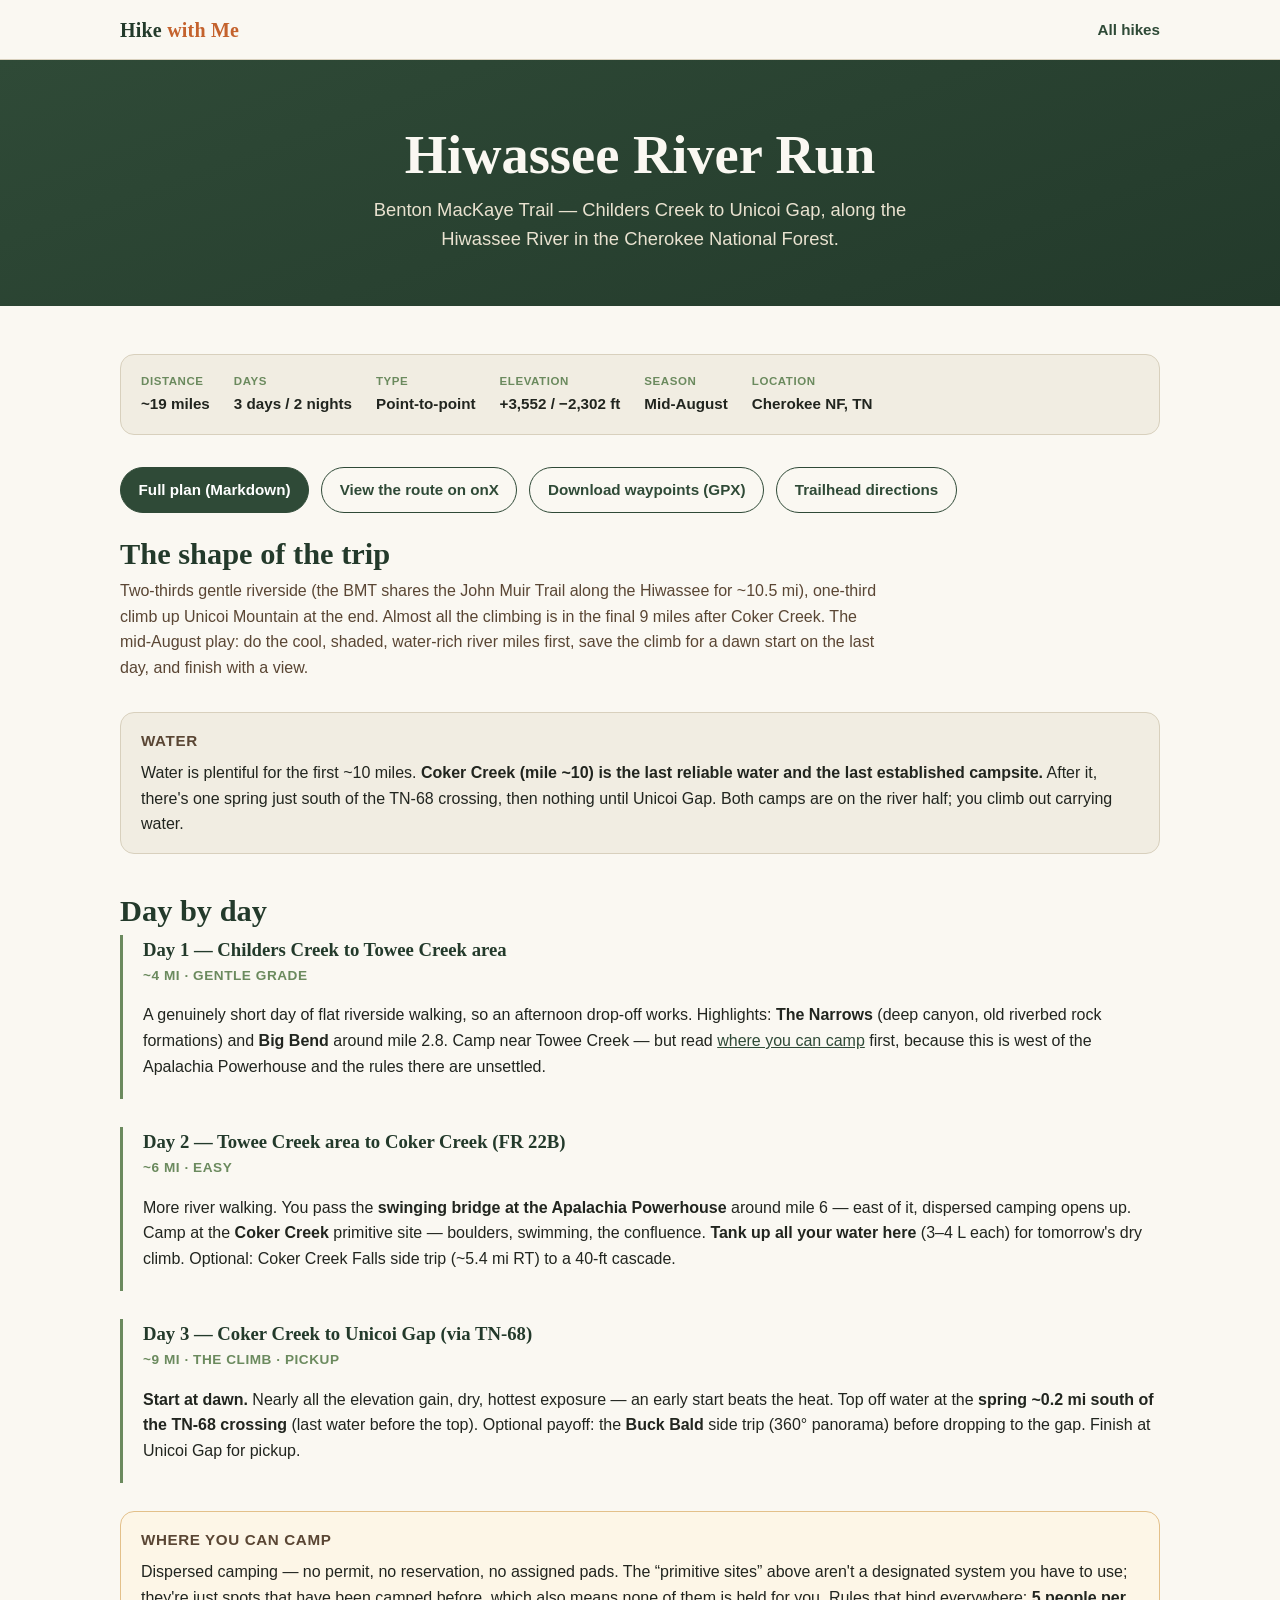
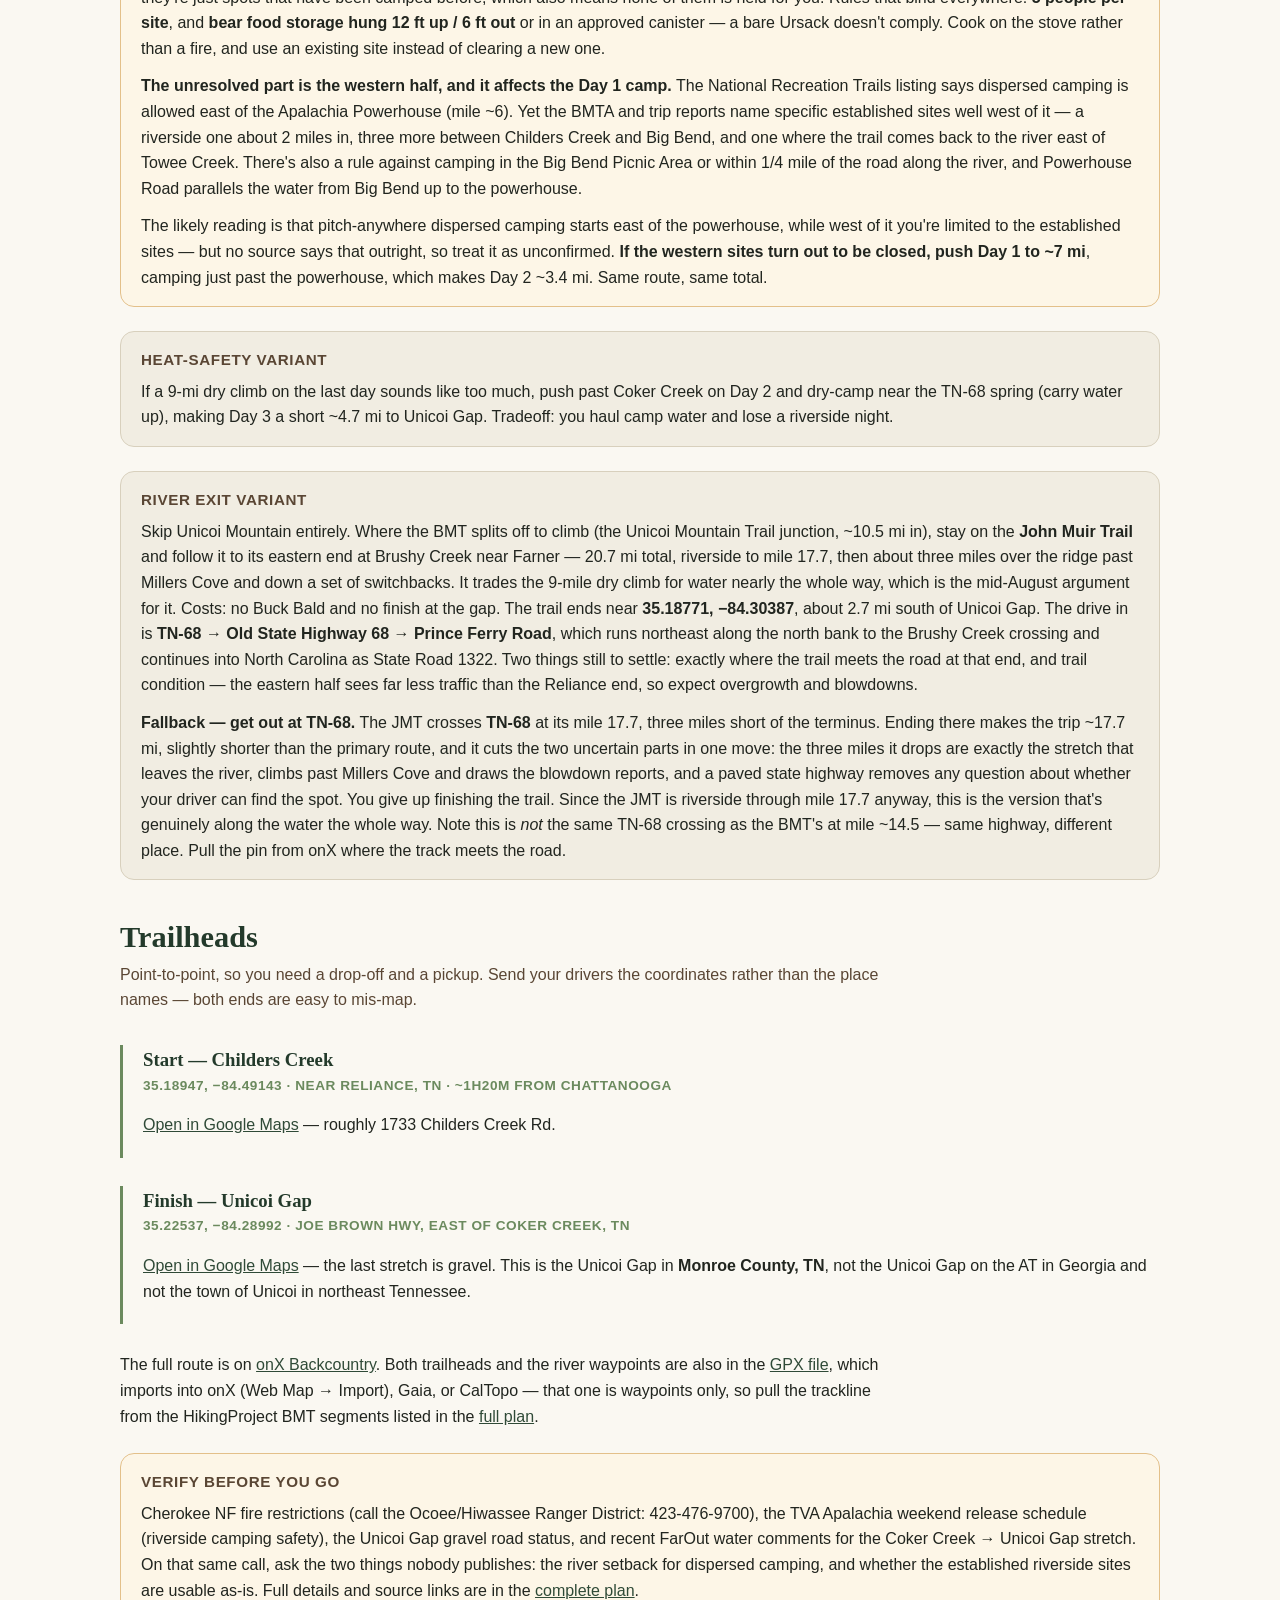
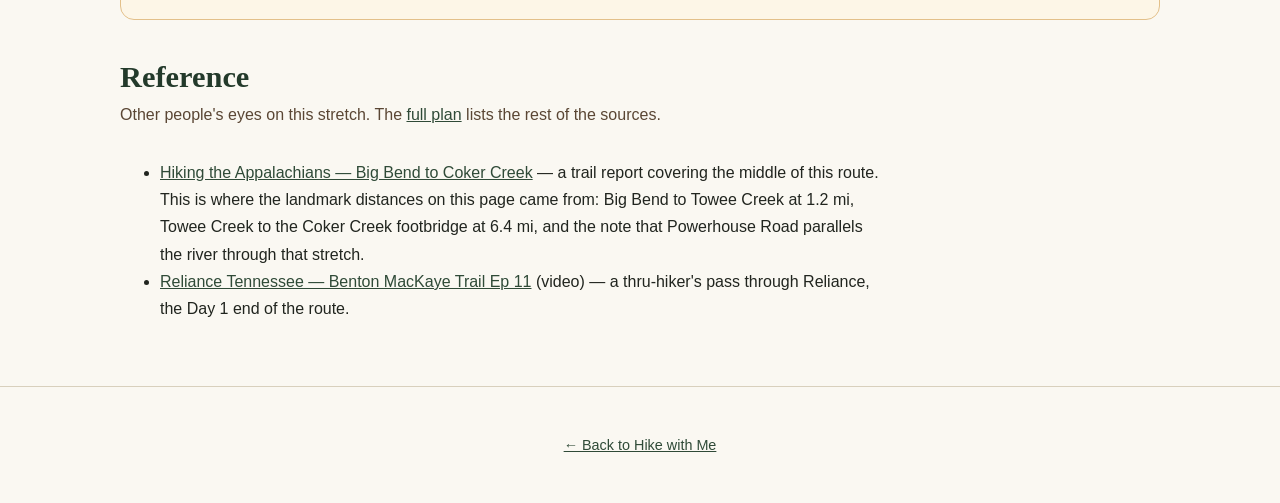
<file: hikes/hiwassee-river-bmt/index.html>
<!DOCTYPE html>
<html lang="en">
<head>
  <meta charset="UTF-8">
  <meta name="viewport" content="width=device-width, initial-scale=1.0">
  <title>Hiwassee River Run (BMT) &middot; Hike with Me</title>
  <meta name="description" content="3-day, 2-night backpacking plan on the Benton MacKaye Trail: Childers Creek to Unicoi Gap along the Hiwassee River.">
  <link rel="stylesheet" href="../../assets/css/styles.css">
</head>
<body>

  <header class="site-header">
    <div class="wrap">
      <a class="brand" href="../../index.html">Hike <span>with Me</span></a>
      <nav class="nav">
        <a href="../../index.html#hikes">All hikes</a>
      </nav>
    </div>
  </header>

  <section class="hero">
    <div class="wrap">
      <h1>Hiwassee River Run</h1>
      <p>Benton MacKaye Trail &mdash; Childers Creek to Unicoi Gap, along the Hiwassee River in the Cherokee National Forest.</p>
    </div>
  </section>

  <section>
    <div class="wrap">

      <dl class="hike-meta">
        <div><dt>Distance</dt><dd>~19 miles</dd></div>
        <div><dt>Days</dt><dd>3 days / 2 nights</dd></div>
        <div><dt>Type</dt><dd>Point-to-point</dd></div>
        <div><dt>Elevation</dt><dd>+3,552 / &minus;2,302 ft</dd></div>
        <div><dt>Season</dt><dd>Mid-August</dd></div>
        <div><dt>Location</dt><dd>Cherokee NF, TN</dd></div>
      </dl>

      <div class="resources">
        <a class="btn" href="plan.md">Full plan (Markdown)</a>
        <a class="btn btn--ghost"
           href="https://webmap.onxmaps.com/backcountry/map/hike-route/jx06pry20qko?link_id=01KYJ3QC2P5YR956K18K8FEK31&amp;lat=35.1894815&amp;lon=-84.4900853&amp;mode=trail#13.03/35.201/-84.39005"
           target="_blank" rel="noopener">View the route on onX</a>
        <a class="btn btn--ghost" href="waypoints.gpx" download>Download waypoints (GPX)</a>
        <a class="btn btn--ghost" href="#trailheads">Trailhead directions</a>
      </div>

      <h2 class="section-title">The shape of the trip</h2>
      <p class="section-lead" style="max-width: 48rem;">
        Two-thirds gentle riverside (the BMT shares the John Muir Trail along the Hiwassee for ~10.5 mi),
        one-third climb up Unicoi Mountain at the end. Almost all the climbing is in the final 9 miles after
        Coker Creek. The mid-August play: do the cool, shaded, water-rich river miles first, save the climb for a
        dawn start on the last day, and finish with a view.
      </p>

      <div class="callout">
        <h4>Water</h4>
        <p style="margin:0;">Water is plentiful for the first ~10 miles. <strong>Coker Creek (mile ~10) is the last
        reliable water and the last established campsite.</strong> After it, there's one spring just south of the
        TN-68 crossing, then nothing until Unicoi Gap. Both camps are on the river half; you climb out carrying water.</p>
      </div>

      <h2 class="section-title" style="margin-top:2.5rem;">Day by day</h2>

      <div class="day">
        <h3>Day 1 &mdash; Childers Creek to Towee Creek area</h3>
        <p class="day-stats">~4 mi &middot; gentle grade</p>
        <p>A genuinely short day of flat riverside walking, so an afternoon drop-off works. Highlights:
        <strong>The Narrows</strong> (deep canyon, old riverbed rock formations) and <strong>Big Bend</strong>
        around mile 2.8. Camp near Towee Creek &mdash; but read
        <a href="#camping">where you can camp</a> first, because this is west of the Apalachia Powerhouse and the
        rules there are unsettled.</p>
      </div>

      <div class="day">
        <h3>Day 2 &mdash; Towee Creek area to Coker Creek (FR 22B)</h3>
        <p class="day-stats">~6 mi &middot; easy</p>
        <p>More river walking. You pass the <strong>swinging bridge at the Apalachia Powerhouse</strong> around
        mile 6 &mdash; east of it, dispersed camping opens up. Camp at the <strong>Coker Creek</strong> primitive
        site &mdash; boulders, swimming, the confluence. <strong>Tank up all your water here</strong>
        (3&ndash;4 L each) for tomorrow's dry climb.
        Optional: Coker Creek Falls side trip (~5.4 mi RT) to a 40-ft cascade.</p>
      </div>

      <div class="day">
        <h3>Day 3 &mdash; Coker Creek to Unicoi Gap (via TN-68)</h3>
        <p class="day-stats">~9 mi &middot; the climb &middot; pickup</p>
        <p><strong>Start at dawn.</strong> Nearly all the elevation gain, dry, hottest exposure &mdash; an early start
        beats the heat. Top off water at the <strong>spring ~0.2 mi south of the TN-68 crossing</strong> (last water
        before the top). Optional payoff: the <strong>Buck Bald</strong> side trip (360&deg; panorama) before dropping
        to the gap. Finish at Unicoi Gap for pickup.</p>
      </div>

      <div class="callout callout--warn" id="camping">
        <h4>Where you can camp</h4>
        <p style="margin:0;">Dispersed camping &mdash; no permit, no reservation, no assigned pads. The
        &ldquo;primitive sites&rdquo; above aren't a designated system you have to use; they're just spots that
        have been camped before, which also means none of them is held for you. Rules that bind everywhere:
        <strong>5 people per site</strong>, and <strong>bear food storage hung 12 ft up / 6 ft out</strong>
        or in an approved canister &mdash; a bare Ursack doesn't comply. Cook on the stove rather than a fire, and
        use an existing site instead of clearing a new one.</p>
        <p style="margin:0.75rem 0 0;"><strong>The unresolved part is the western half, and it affects the Day 1
        camp.</strong> The National Recreation Trails listing says dispersed camping is allowed east of the
        Apalachia Powerhouse (mile ~6). Yet the BMTA and trip reports name specific established sites well west of
        it &mdash; a riverside one about 2 miles in, three more between Childers Creek and Big Bend, and one where
        the trail comes back to the river east of Towee Creek. There's also a rule against camping in the Big Bend
        Picnic Area or within 1/4 mile of the road along the river, and Powerhouse Road parallels the water from Big
        Bend up to the powerhouse.</p>
        <p style="margin:0.75rem 0 0;">The likely reading is that pitch-anywhere dispersed camping starts east of
        the powerhouse, while west of it you're limited to the established sites &mdash; but no source says that
        outright, so treat it as unconfirmed. <strong>If the western sites turn out to be closed, push Day 1 to
        ~7 mi</strong>, camping just past the powerhouse, which makes Day 2 ~3.4 mi. Same route, same total.</p>
      </div>

      <div class="callout">
        <h4>Heat-safety variant</h4>
        <p style="margin:0;">If a 9-mi dry climb on the last day sounds like too much, push past Coker Creek on Day 2
        and dry-camp near the TN-68 spring (carry water up), making Day 3 a short ~4.7 mi to Unicoi Gap. Tradeoff: you
        haul camp water and lose a riverside night.</p>
      </div>

      <div class="callout">
        <h4>River exit variant</h4>
        <p style="margin:0;">Skip Unicoi Mountain entirely. Where the BMT splits off to climb (the Unicoi
        Mountain Trail junction, ~10.5 mi in), stay on the <strong>John Muir Trail</strong> and follow it to its
        eastern end at Brushy Creek near Farner &mdash; 20.7 mi total, riverside to mile 17.7, then about three
        miles over the ridge past Millers Cove and down a set of switchbacks. It trades the 9-mile dry climb for
        water nearly the whole way, which is the mid-August argument for it. Costs: no Buck Bald and no finish at
        the gap. The trail ends near <strong>35.18771, &minus;84.30387</strong>, about 2.7 mi south of Unicoi Gap.
        The drive in is <strong>TN-68 &rarr; Old State Highway 68 &rarr; Prince Ferry Road</strong>, which runs
        northeast along the north bank to the Brushy Creek crossing and continues into North Carolina as State Road
        1322. Two things still to settle: exactly where the trail meets the road at that end, and trail condition
        &mdash; the eastern half sees far less traffic than the Reliance end, so expect overgrowth and blowdowns.</p>
        <p style="margin:0.75rem 0 0;"><strong>Fallback &mdash; get out at TN-68.</strong> The JMT crosses
        <strong>TN-68</strong> at its mile 17.7, three miles short of the terminus. Ending there makes the trip
        ~17.7 mi, slightly shorter than the primary route, and it cuts the two uncertain parts in one move: the
        three miles it drops are exactly the stretch that leaves the river, climbs past Millers Cove and draws the
        blowdown reports, and a paved state highway removes any question about whether your driver can find the
        spot. You give up finishing the trail. Since the JMT is riverside through mile 17.7 anyway, this is the
        version that's genuinely along the water the whole way. Note this is <em>not</em> the same TN-68 crossing as
        the BMT's at mile ~14.5 &mdash; same highway, different place. Pull the pin from onX where the track meets
        the road.</p>
      </div>

      <h2 class="section-title" id="trailheads" style="margin-top:2.5rem;">Trailheads</h2>
      <p class="section-lead" style="max-width: 48rem;">
        Point-to-point, so you need a drop-off and a pickup. Send your drivers the coordinates rather than
        the place names &mdash; both ends are easy to mis-map.
      </p>

      <div class="day">
        <h3>Start &mdash; Childers Creek</h3>
        <p class="day-stats">35.18947, &minus;84.49143 &middot; near Reliance, TN &middot; ~1h20m from Chattanooga</p>
        <p><a href="https://www.google.com/maps/search/?api=1&amp;query=35.18947,-84.49143"
              target="_blank" rel="noopener">Open in Google Maps</a> &mdash; roughly 1733 Childers Creek Rd.</p>
      </div>

      <div class="day">
        <h3>Finish &mdash; Unicoi Gap</h3>
        <p class="day-stats">35.22537, &minus;84.28992 &middot; Joe Brown Hwy, east of Coker Creek, TN</p>
        <p><a href="https://www.google.com/maps/search/?api=1&amp;query=35.22537,-84.28992"
              target="_blank" rel="noopener">Open in Google Maps</a> &mdash; the last stretch is gravel.
        This is the Unicoi Gap in <strong>Monroe County, TN</strong>, not the Unicoi Gap on the AT in Georgia
        and not the town of Unicoi in northeast Tennessee.</p>
      </div>

      <p style="max-width: 48rem;">The full route is on
        <a href="https://webmap.onxmaps.com/backcountry/map/hike-route/jx06pry20qko?link_id=01KYJ3QC2P5YR956K18K8FEK31&amp;lat=35.1894815&amp;lon=-84.4900853&amp;mode=trail#13.03/35.201/-84.39005"
           target="_blank" rel="noopener">onX Backcountry</a>. Both trailheads and the river waypoints are
        also in the <a href="waypoints.gpx" download>GPX file</a>, which imports into onX
        (Web Map &rarr; Import), Gaia, or CalTopo &mdash; that one is waypoints only, so pull the trackline
        from the HikingProject BMT segments listed in the <a href="plan.md">full plan</a>.</p>

      <div class="callout callout--warn">
        <h4>Verify before you go</h4>
        <p style="margin:0;">Cherokee NF fire restrictions (call the Ocoee/Hiwassee Ranger District: 423-476-9700),
        the TVA Apalachia weekend release schedule (riverside camping safety), the Unicoi Gap gravel road status, and
        recent FarOut water comments for the Coker Creek &rarr; Unicoi Gap stretch. On that same call, ask the two
        things nobody publishes: the river setback for dispersed camping, and whether the established riverside
        sites are usable as-is. Full details and source links are in the <a href="plan.md">complete plan</a>.</p>
      </div>

      <h2 class="section-title" id="reference" style="margin-top:2.5rem;">Reference</h2>
      <p class="section-lead" style="max-width: 48rem;">
        Other people's eyes on this stretch. The <a href="plan.md">full plan</a> lists the rest of the sources.
      </p>

      <ul style="max-width: 48rem; line-height: 1.7;">
        <li><a href="https://www.hikingtheappalachians.com/trail-reports/benton-mackaye-trail-big-bend-to-coker-creek-reliance-tennessee"
               target="_blank" rel="noopener">Hiking the Appalachians &mdash; Big Bend to Coker Creek</a>
            &mdash; a trail report covering the middle of this route. This is where the landmark distances on
            this page came from: Big Bend to Towee Creek at 1.2 mi, Towee Creek to the Coker Creek footbridge at
            6.4 mi, and the note that Powerhouse Road parallels the river through that stretch.</li>
        <li><a href="https://www.youtube.com/watch?v=z39dqP6vO-E"
               target="_blank" rel="noopener">Reliance Tennessee &mdash; Benton MacKaye Trail Ep 11</a> (video)
            &mdash; a thru-hiker's pass through Reliance, the Day 1 end of the route.</li>
      </ul>

    </div>
  </section>

  <footer class="site-footer">
    <div class="wrap">
      <p><a href="../../index.html">&larr; Back to Hike with Me</a></p>
    </div>
  </footer>

</body>
</html>
</file>
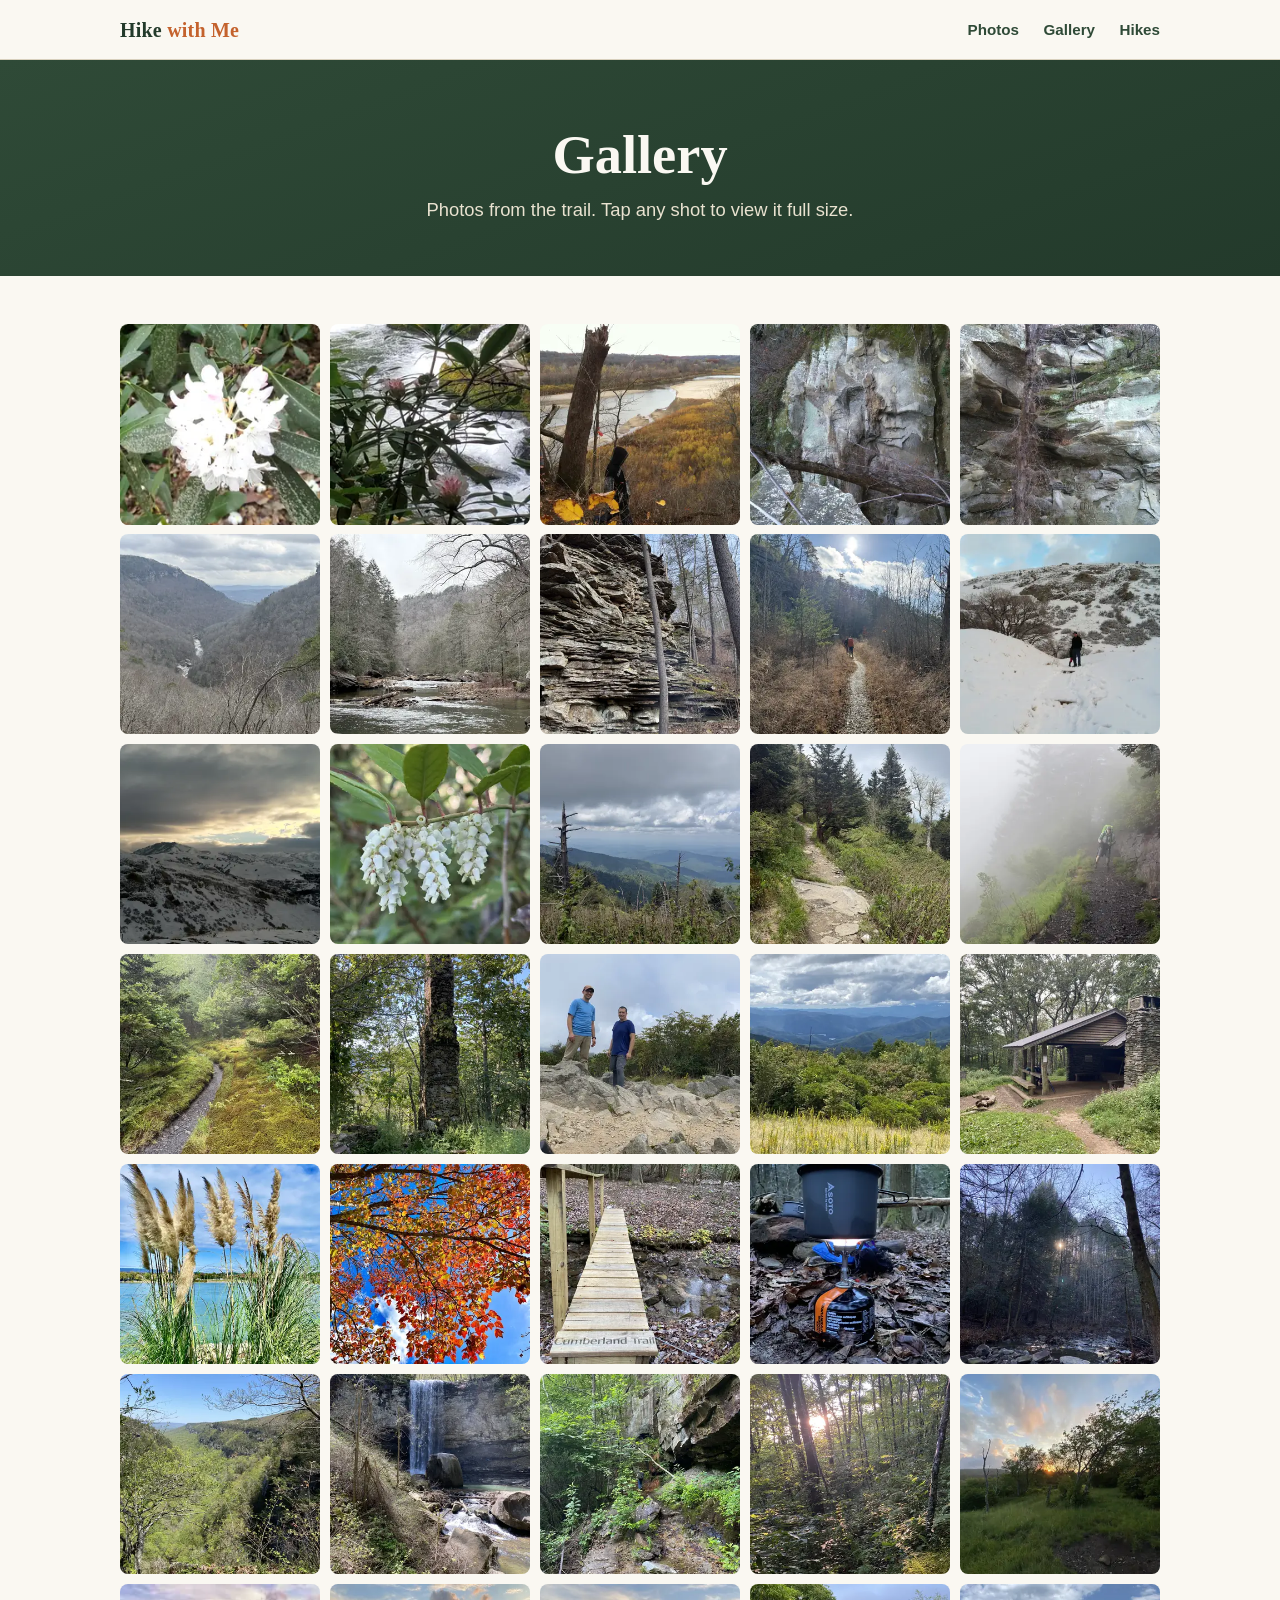
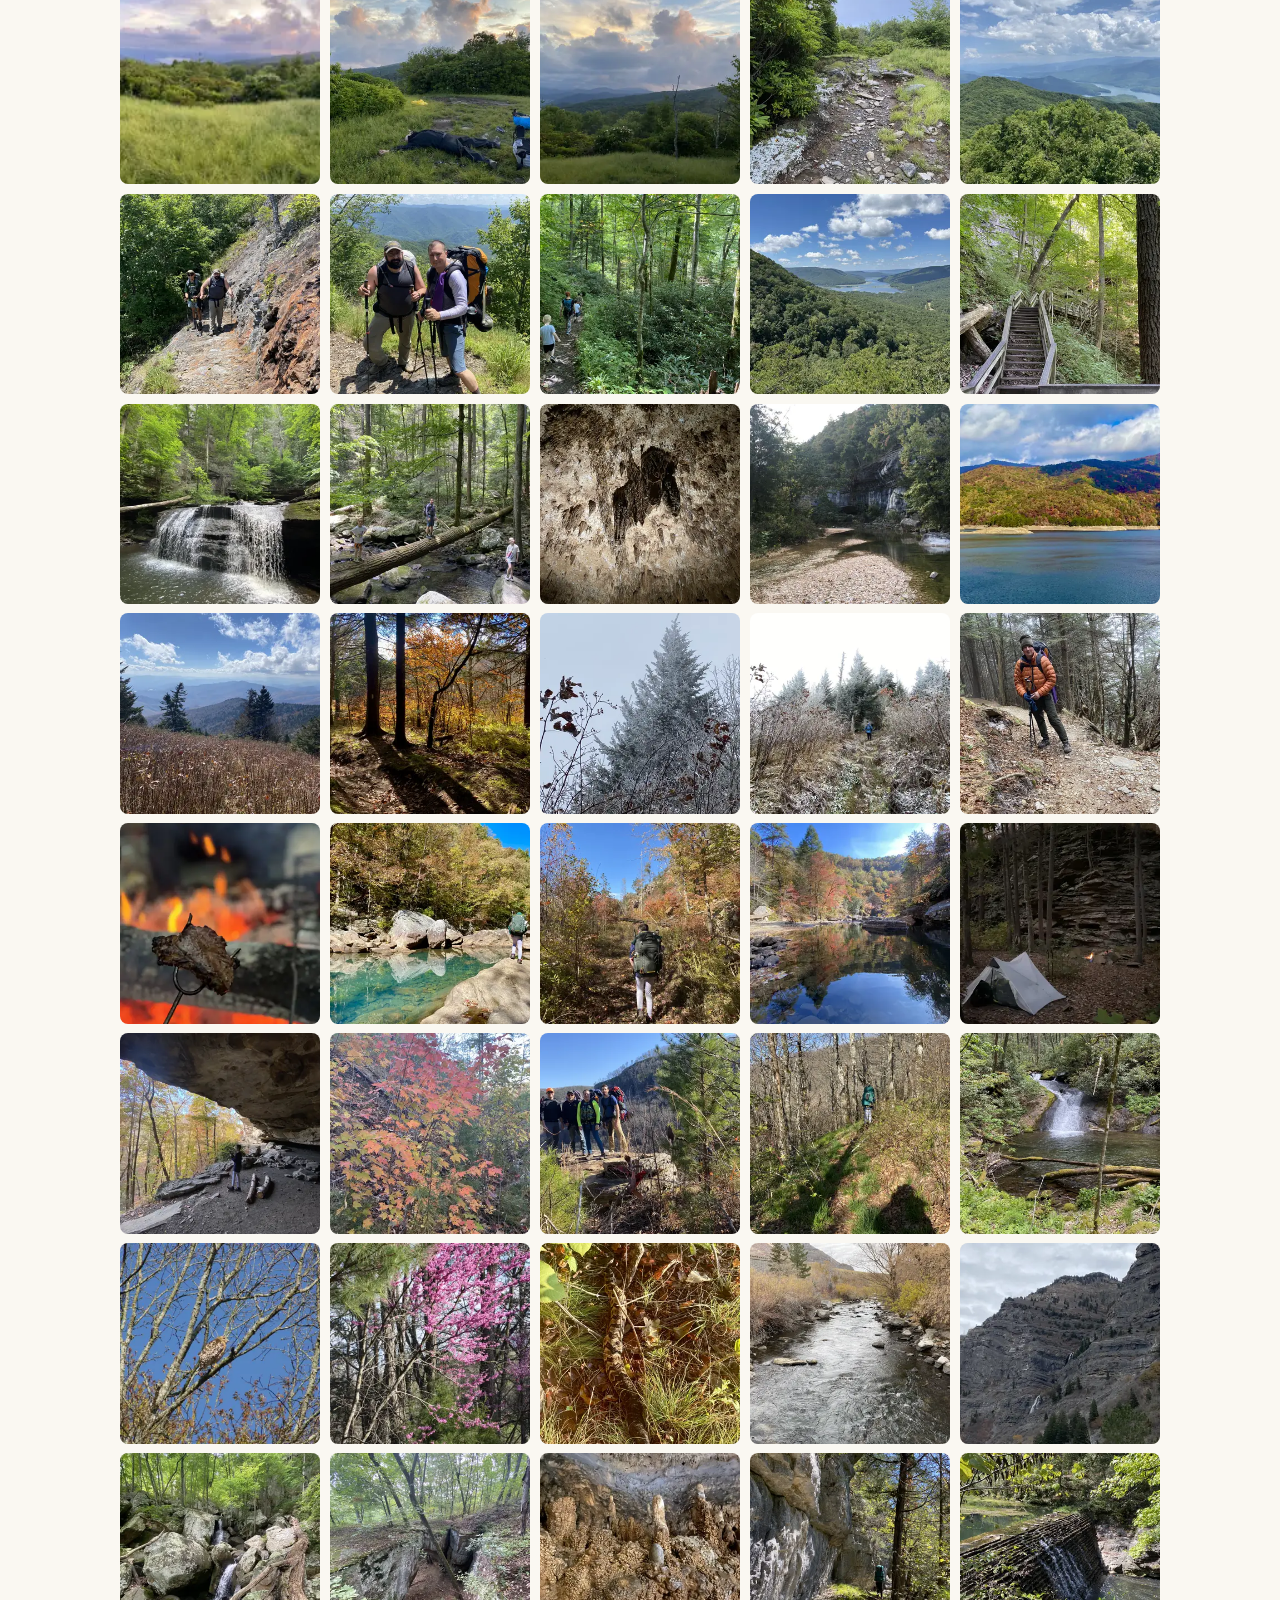
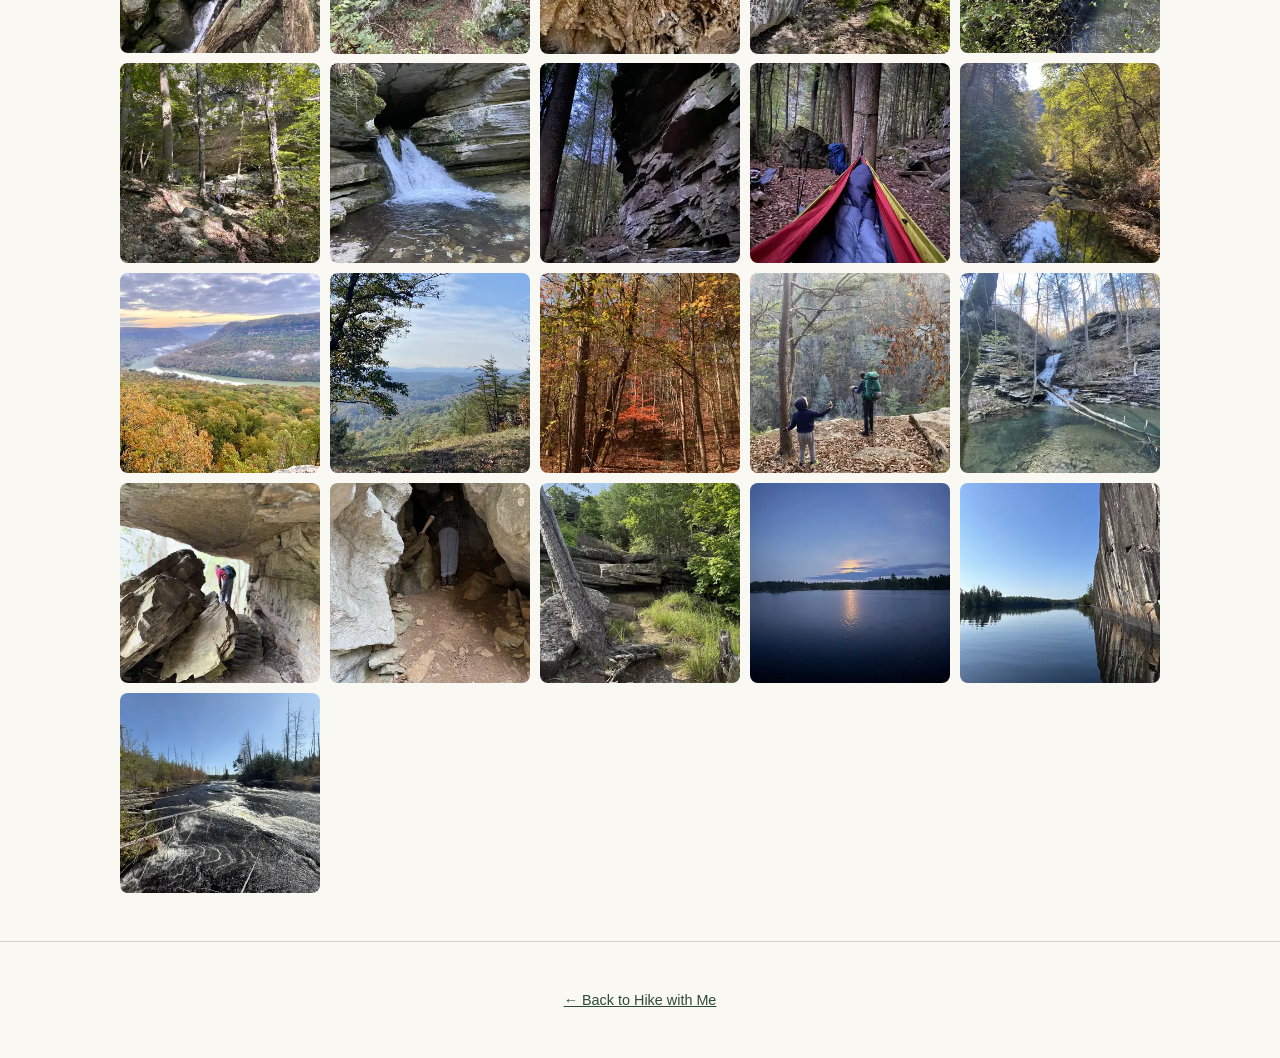
<file: gallery.html>
<!DOCTYPE html>
<html lang="en">
<head>
  <meta charset="UTF-8">
  <meta name="viewport" content="width=device-width, initial-scale=1.0">
  <title>Gallery &middot; Hike with Me</title>
  <meta name="description" content="Photos from the trail.">
  <link rel="stylesheet" href="assets/css/styles.css">
</head>
<body>

  <header class="site-header">
    <div class="wrap">
      <a class="brand" href="index.html">Hike <span>with Me</span></a>
      <nav class="nav">
        <a href="index.html#photos">Photos</a>
        <a href="gallery.html">Gallery</a>
        <a href="index.html#hikes">Hikes</a>
      </nav>
    </div>
  </header>

  <section class="hero">
    <div class="wrap">
      <h1>Gallery</h1>
      <p>Photos from the trail. Tap any shot to view it full size.</p>
    </div>
  </section>

  <section>
    <div class="wrap">
      <div id="gallery" class="gallery-grid"><!-- populated from manifest.json --></div>
    </div>
  </section>

  <footer class="site-footer">
    <div class="wrap">
      <p><a href="index.html">&larr; Back to Hike with Me</a></p>
    </div>
  </footer>

  <script src="assets/js/gallery.js"></script>
</body>
</html>
</file>
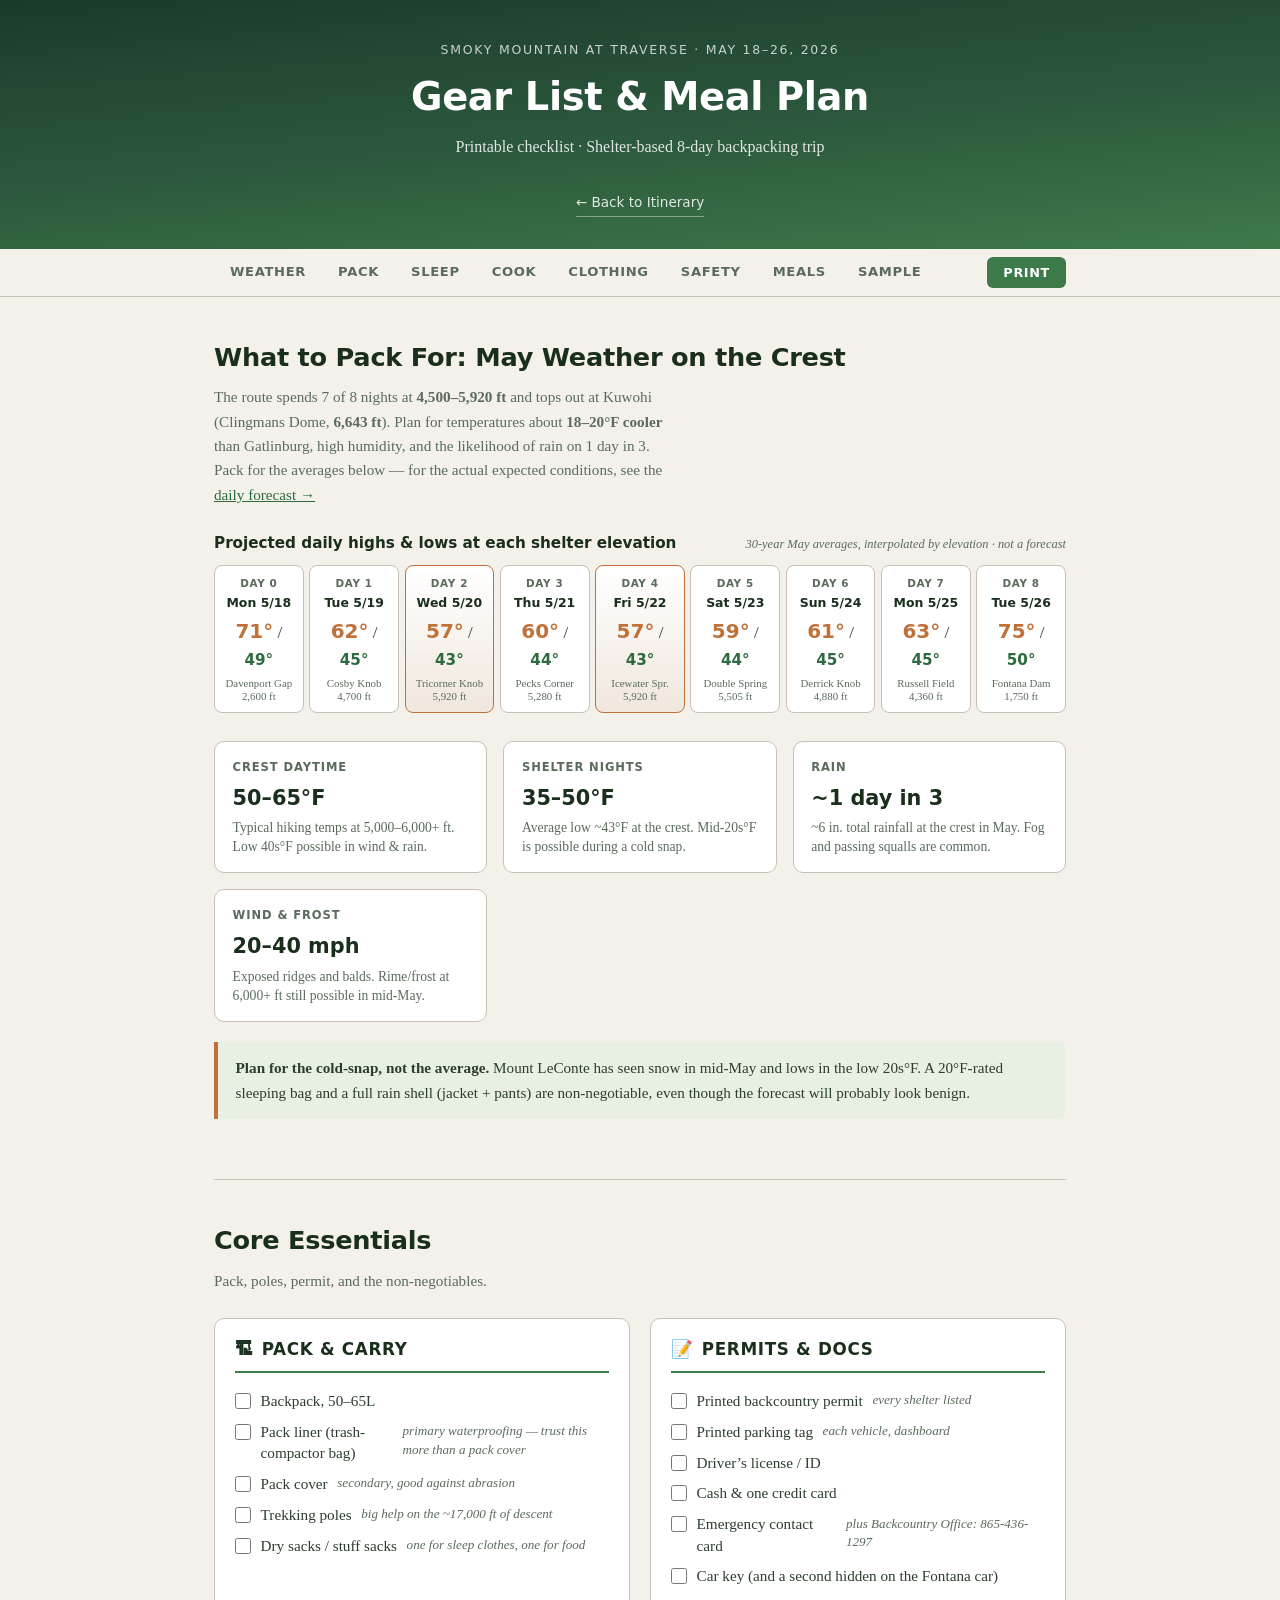
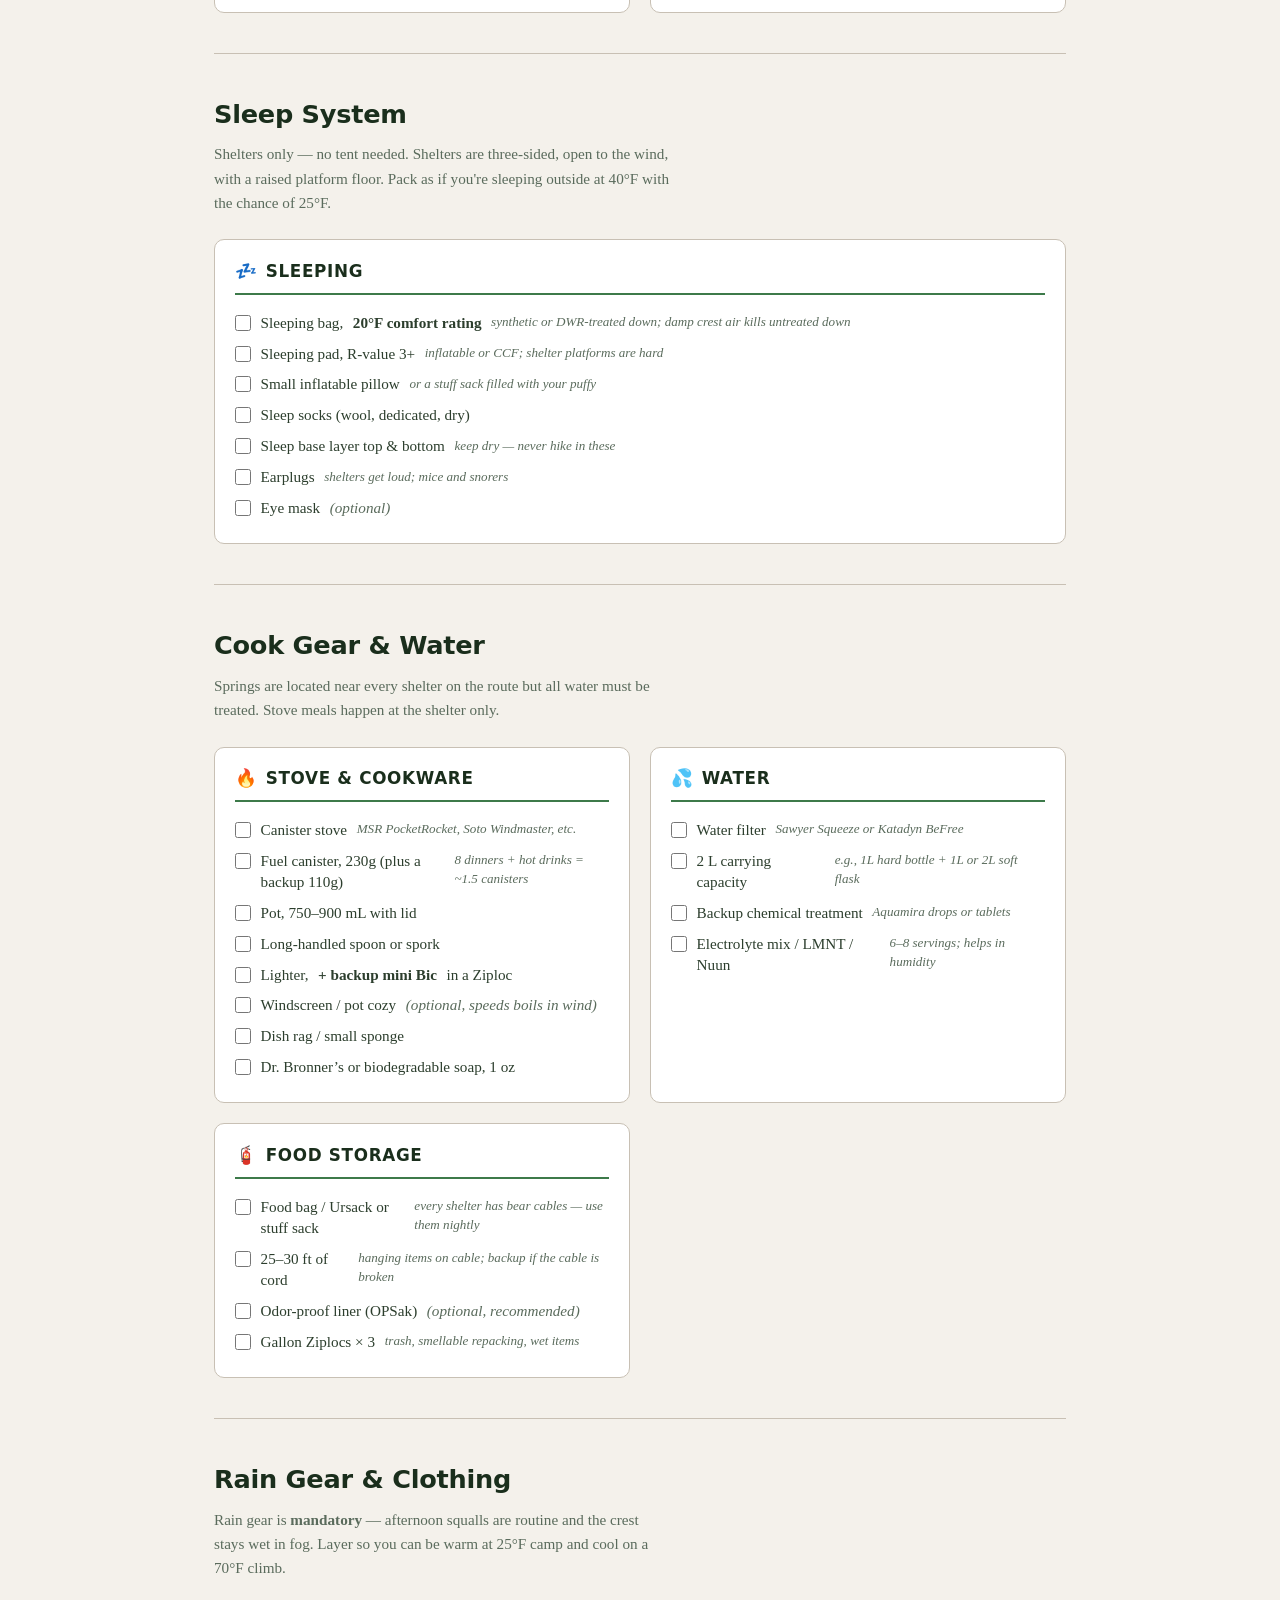
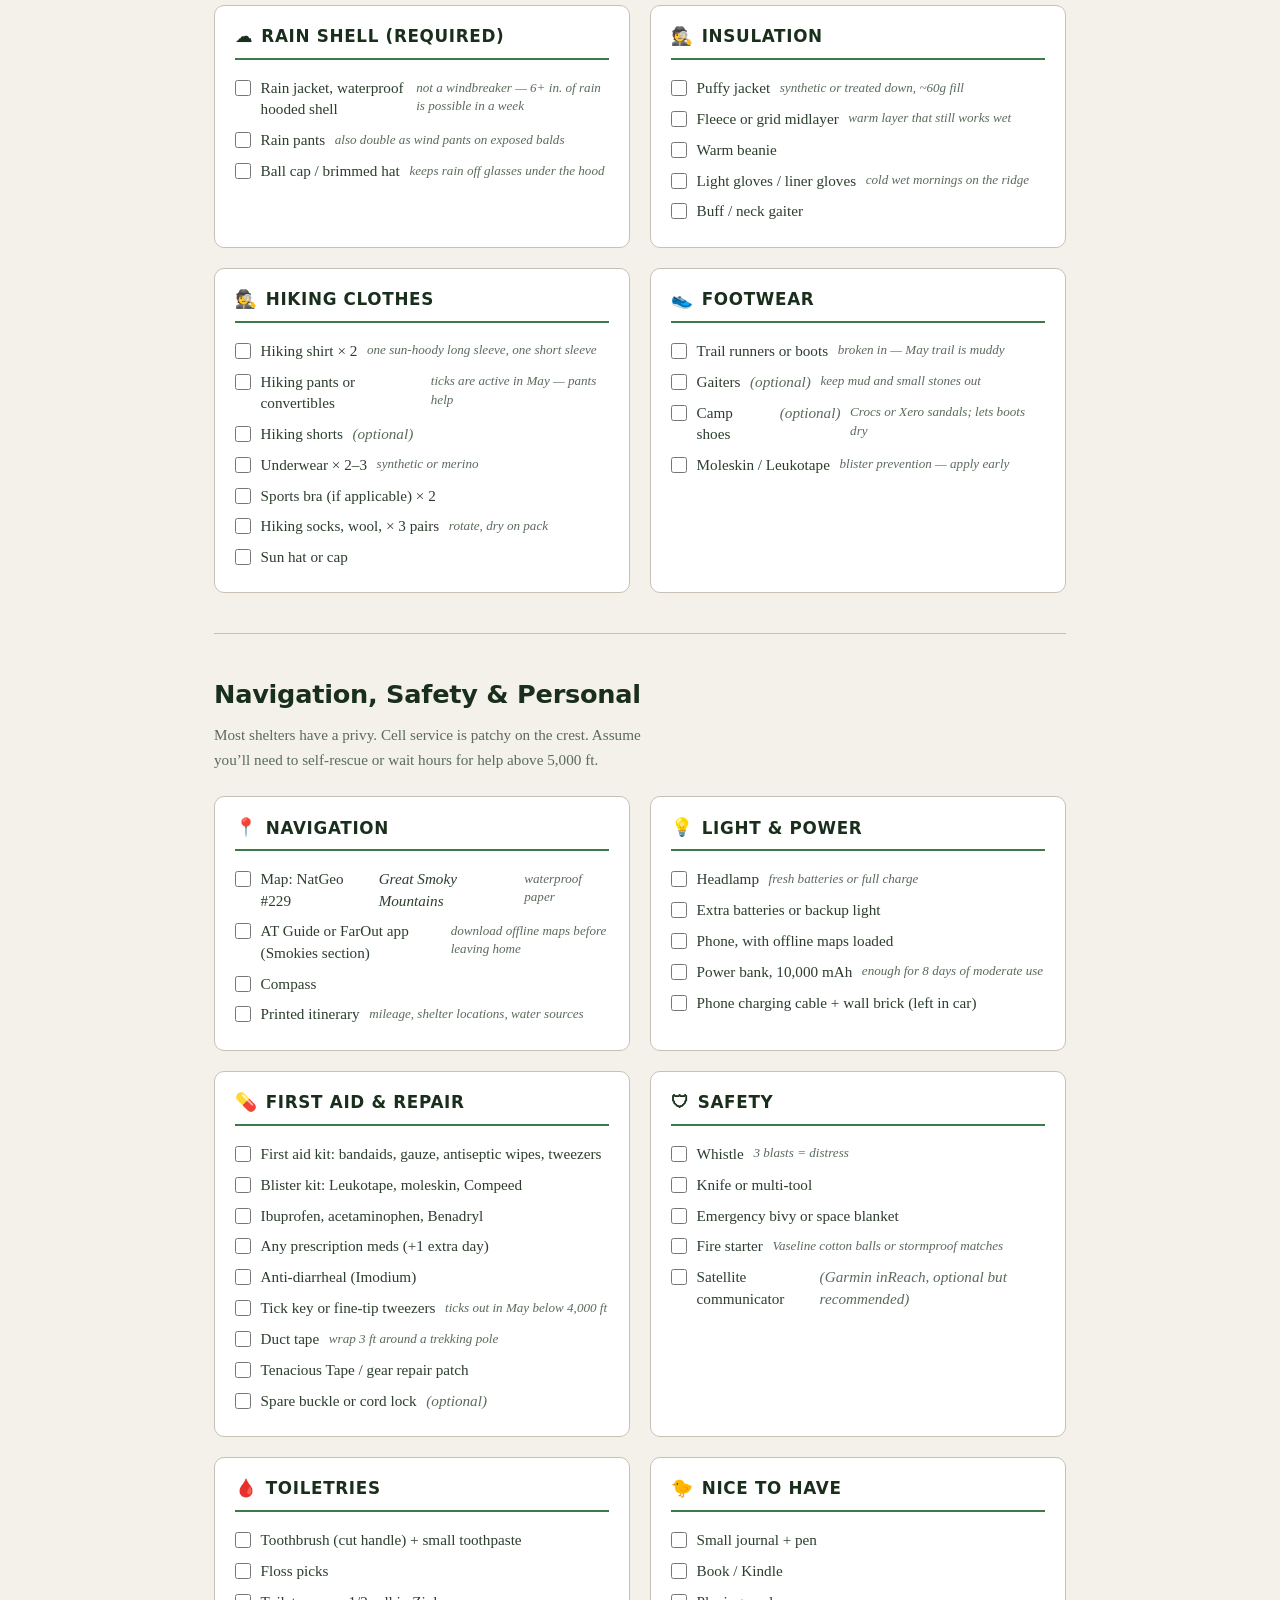
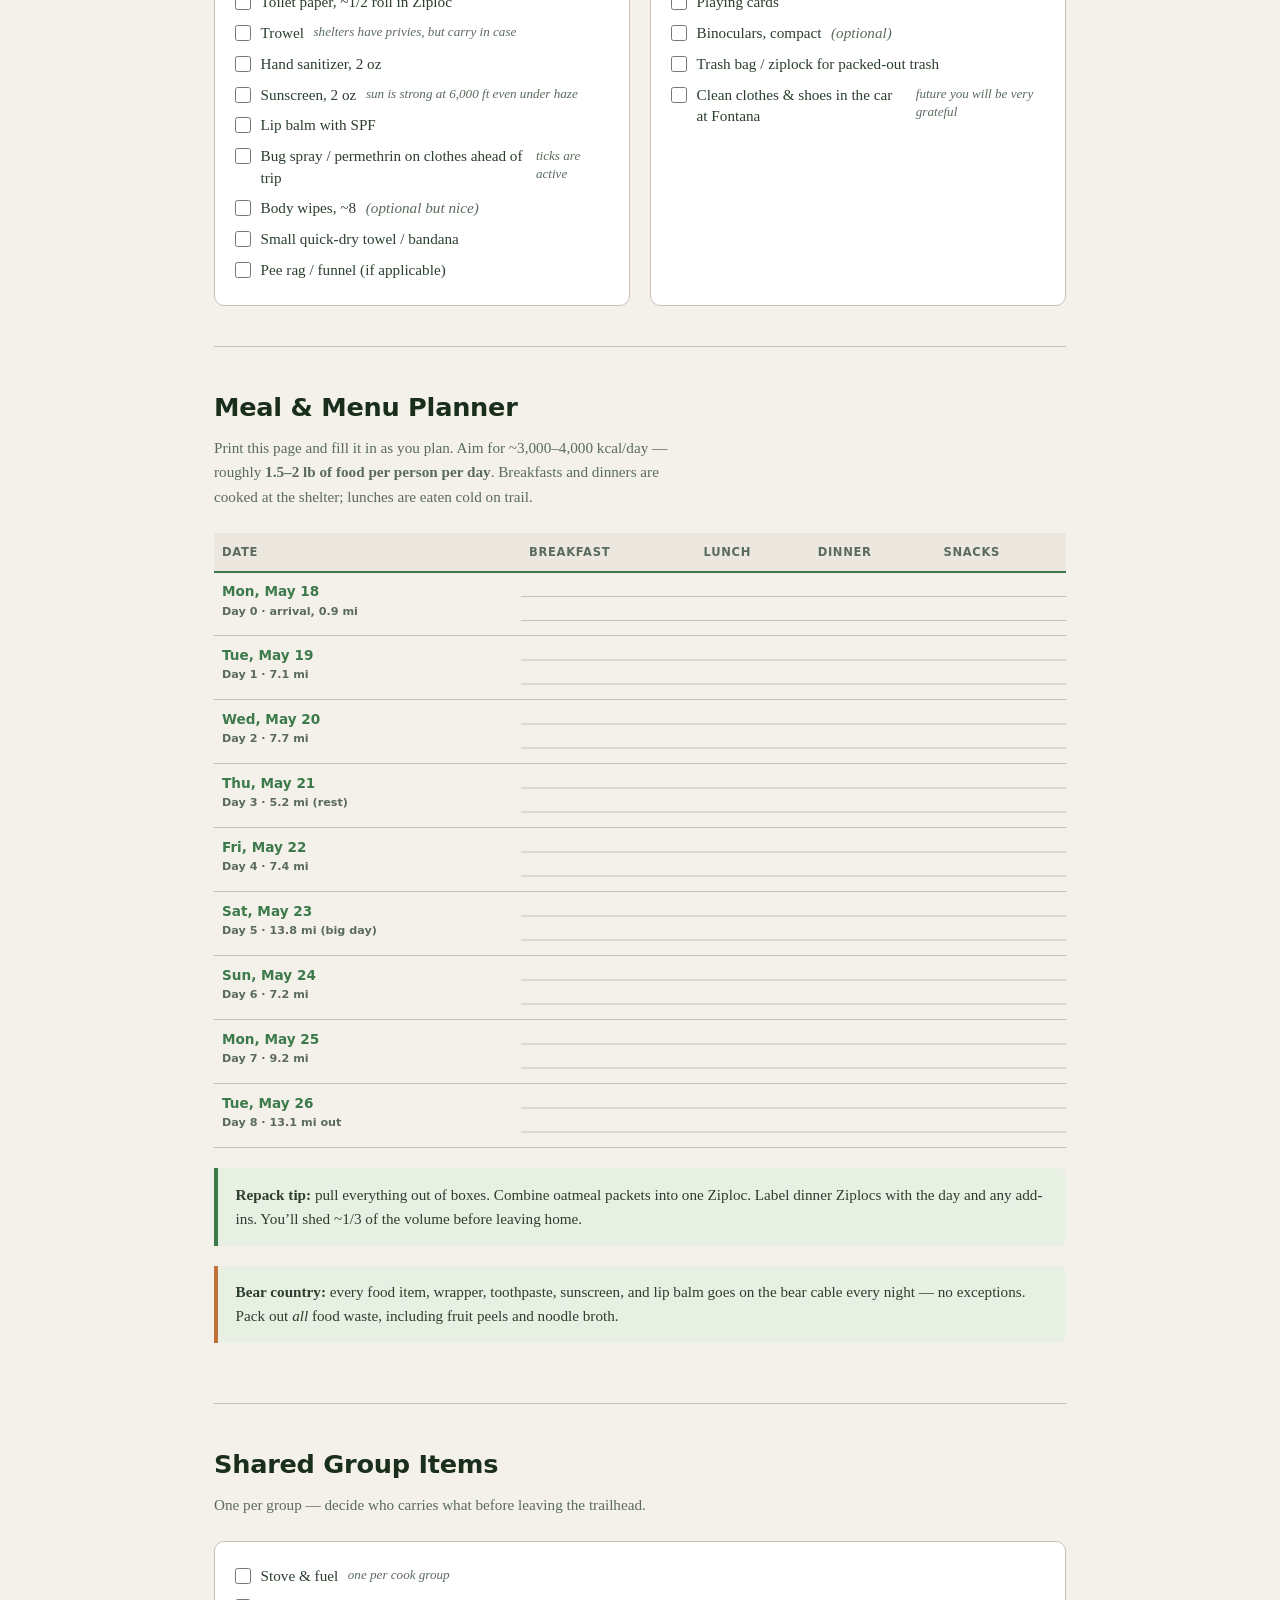
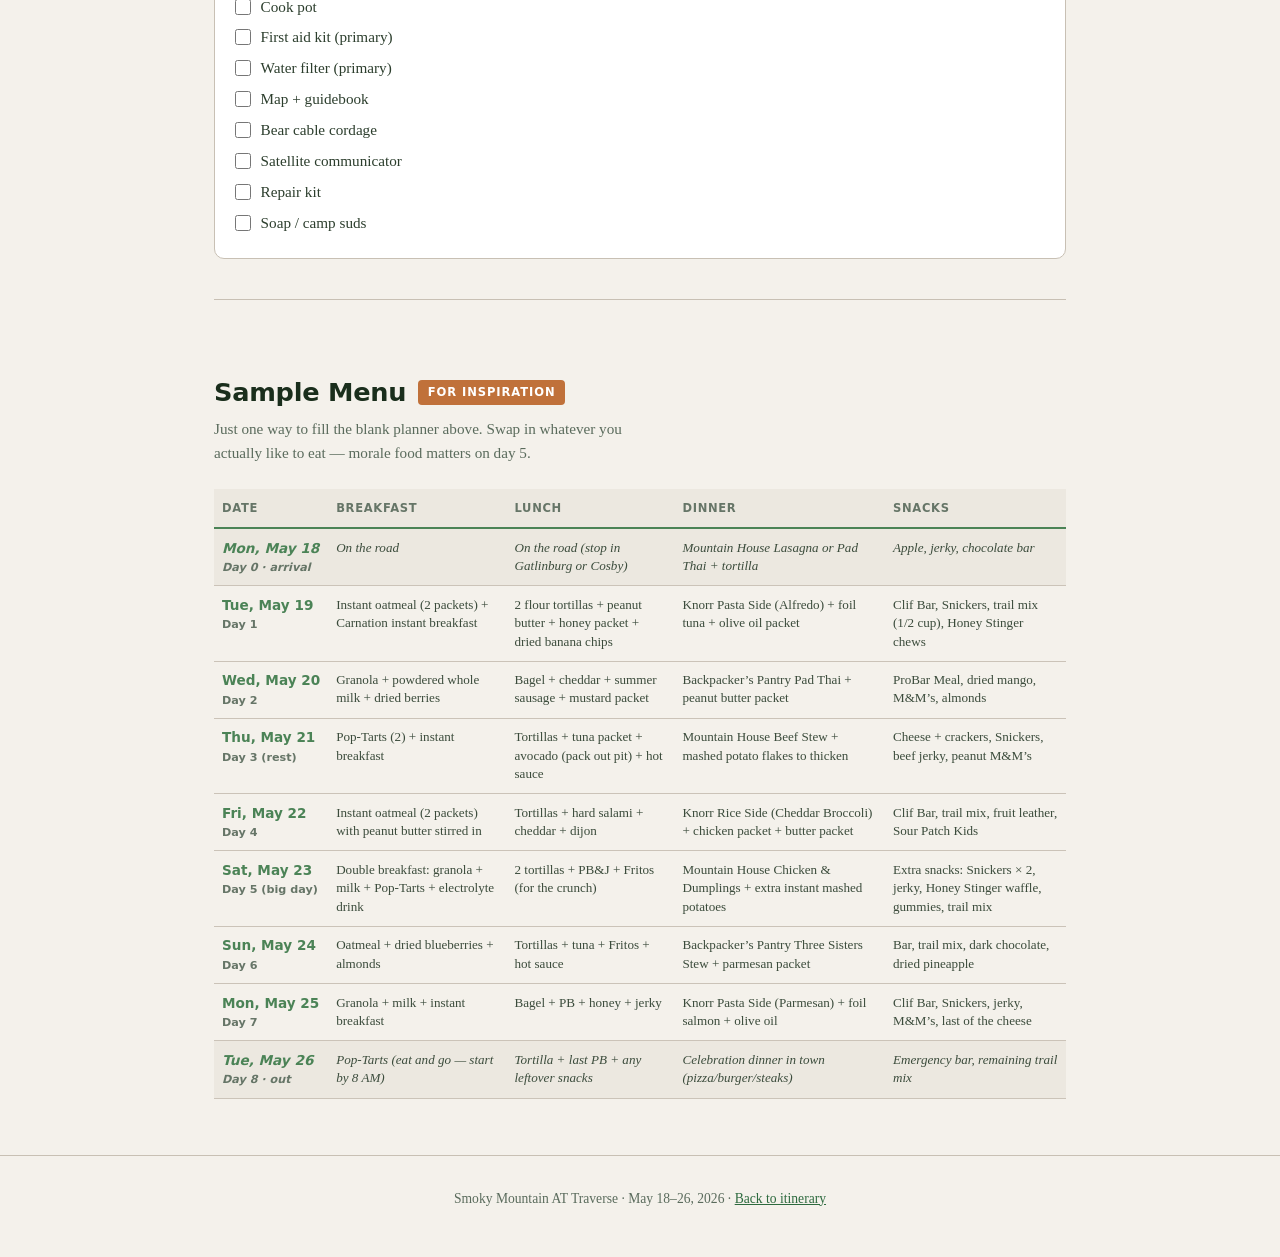
<file: hikes/2026-smokies/gear.html>
<!DOCTYPE html>
<html lang="en">
<head>
  <meta charset="UTF-8">
  <meta name="viewport" content="width=device-width, initial-scale=1.0">
  <title>Gear List &amp; Meal Plan &middot; Smoky Mountain AT Traverse 2026</title>
  <meta name="description" content="Printable gear list and meal planner for the May 18-26, 2026 AT traverse of Great Smoky Mountains National Park.">
  <style>
    :root {
      --color-bg: #f4f1eb;
      --color-bg-alt: #ece8e0;
      --color-text: #2c3e2d;
      --color-text-muted: #5a6b5c;
      --color-heading: #1a2e1c;
      --color-accent: #3d7a4a;
      --color-accent-light: #5a9e68;
      --color-border: #c8c0b4;
      --color-card: #ffffff;
      --color-card-shadow: rgba(0,0,0,0.06);
      --color-highlight: #e8f0e4;
      --color-peak: #c0713a;
      --color-link: #2d6a3e;
      --color-warn: #a0522d;
      --font-body: 'Georgia', 'Times New Roman', serif;
      --font-heading: system-ui, -apple-system, 'Segoe UI', sans-serif;
    }

    @media (prefers-color-scheme: dark) {
      :root {
        --color-bg: #1a1f1a;
        --color-bg-alt: #222822;
        --color-text: #d4d8d0;
        --color-text-muted: #8f998a;
        --color-heading: #e0e6dc;
        --color-accent: #6abf7b;
        --color-accent-light: #8ad498;
        --color-border: #3a4238;
        --color-card: #242a24;
        --color-card-shadow: rgba(0,0,0,0.3);
        --color-highlight: #2a352a;
        --color-peak: #d4915e;
        --color-link: #6abf7b;
        --color-warn: #d4915e;
      }
    }

    *, *::before, *::after { box-sizing: border-box; margin: 0; padding: 0; }
    html { scroll-behavior: smooth; }

    body {
      font-family: var(--font-body);
      font-size: 17px;
      line-height: 1.6;
      color: var(--color-text);
      background-color: var(--color-bg);
    }

    /* Page header */
    .page-header {
      background: linear-gradient(175deg, #1a3a2a 0%, #2d5a3e 55%, #3d7a4a 100%);
      color: #fff;
      padding: 2.5rem 1.5rem 2rem;
      text-align: center;
    }

    .page-header .eyebrow {
      font-family: var(--font-heading);
      font-size: 0.78rem;
      text-transform: uppercase;
      letter-spacing: 0.14em;
      opacity: 0.75;
      margin-bottom: 0.4rem;
    }

    .page-header h1 {
      font-family: var(--font-heading);
      font-size: clamp(1.7rem, 4vw, 2.4rem);
      font-weight: 700;
      letter-spacing: -0.01em;
      margin-bottom: 0.4rem;
    }

    .page-header .subtitle {
      font-size: 1rem;
      opacity: 0.85;
    }

    .page-header .back-link {
      display: inline-block;
      margin-top: 1rem;
      color: rgba(255,255,255,0.85);
      text-decoration: none;
      font-family: var(--font-heading);
      font-size: 0.85rem;
      border-bottom: 1px solid rgba(255,255,255,0.4);
      padding-bottom: 2px;
    }

    .page-header .back-link:hover { color: #fff; border-bottom-color: #fff; }

    /* Navigation */
    .toc {
      position: sticky;
      top: 0;
      z-index: 100;
      background: var(--color-bg);
      border-bottom: 1px solid var(--color-border);
    }

    .toc-inner {
      max-width: 900px;
      margin: 0 auto;
      padding: 0 1.5rem;
      display: flex;
      gap: 0;
      overflow-x: auto;
      -webkit-overflow-scrolling: touch;
      scrollbar-width: none;
    }

    .toc-inner::-webkit-scrollbar { display: none; }

    .toc a {
      display: block;
      padding: 0.75rem 1rem;
      font-family: var(--font-heading);
      font-size: 0.82rem;
      font-weight: 600;
      text-transform: uppercase;
      letter-spacing: 0.05em;
      color: var(--color-text-muted);
      text-decoration: none;
      white-space: nowrap;
      border-bottom: 2px solid transparent;
      transition: color 0.2s, border-color 0.2s;
    }

    .toc a:hover {
      color: var(--color-accent);
      border-bottom-color: var(--color-accent);
    }

    .toc .print-btn {
      background: var(--color-accent);
      color: #fff;
      border: none;
      cursor: pointer;
      padding: 0.5rem 1rem;
      margin: 0.5rem 0 0.5rem auto;
      font-family: var(--font-heading);
      font-size: 0.8rem;
      font-weight: 600;
      text-transform: uppercase;
      letter-spacing: 0.05em;
      border-radius: 6px;
      flex-shrink: 0;
      align-self: center;
      position: sticky;
      right: 0;
      box-shadow: -8px 0 10px -4px var(--color-bg);
    }

    .toc .print-btn:hover { background: var(--color-accent-light); }

    /* Layout */
    .container { max-width: 900px; margin: 0 auto; padding: 0 1.5rem; }
    section { padding: 2.5rem 0; }
    section + section { border-top: 1px solid var(--color-border); }

    /* Headings */
    h2 {
      font-family: var(--font-heading);
      font-size: 1.6rem;
      font-weight: 700;
      color: var(--color-heading);
      margin-bottom: 0.5rem;
      letter-spacing: -0.01em;
    }

    .section-lede {
      color: var(--color-text-muted);
      font-size: 0.95rem;
      margin-bottom: 1.5rem;
      max-width: 60ch;
    }

    h3 {
      font-family: var(--font-heading);
      font-size: 1.05rem;
      font-weight: 700;
      color: var(--color-heading);
      margin-bottom: 0.75rem;
      text-transform: uppercase;
      letter-spacing: 0.04em;
    }

    p { margin-bottom: 1rem; }
    a { color: var(--color-link); }
    a:hover { text-decoration: underline; }

    /* Daily forecast strip (non-print) */
    .daily-temps {
      margin: 1rem 0 1.75rem;
    }

    .daily-temps-header {
      display: flex;
      justify-content: space-between;
      align-items: baseline;
      flex-wrap: wrap;
      gap: 0.5rem;
      margin-bottom: 0.6rem;
    }

    .daily-temps-header h3 {
      text-transform: none;
      letter-spacing: 0;
      font-size: 0.95rem;
      margin: 0;
    }

    .daily-temps-note {
      font-size: 0.78rem;
      color: var(--color-text-muted);
      font-style: italic;
    }

    .daily-strip {
      display: grid;
      grid-template-columns: repeat(9, minmax(0, 1fr));
      gap: 0.35rem;
    }

    .day-temp {
      background: var(--color-card);
      border: 1px solid var(--color-border);
      border-radius: 8px;
      padding: 0.55rem 0.4rem;
      text-align: center;
      min-width: 0;
    }

    .day-temp.highlight {
      border-color: var(--color-peak);
      background: linear-gradient(180deg, var(--color-card) 0%, rgba(192,113,58,0.08) 100%);
    }

    .day-temp .dt-day {
      font-family: var(--font-heading);
      font-size: 0.65rem;
      font-weight: 700;
      text-transform: uppercase;
      letter-spacing: 0.06em;
      color: var(--color-text-muted);
    }

    .day-temp .dt-date {
      font-family: var(--font-heading);
      font-size: 0.78rem;
      font-weight: 700;
      color: var(--color-heading);
      margin: 0.1rem 0 0.35rem;
    }

    .day-temp .dt-high {
      font-family: var(--font-heading);
      font-size: 1.25rem;
      font-weight: 700;
      color: var(--color-peak);
      line-height: 1;
    }

    .day-temp .dt-low {
      font-family: var(--font-heading);
      font-size: 0.95rem;
      font-weight: 600;
      color: var(--color-link);
      line-height: 1.2;
    }

    .day-temp .dt-elev {
      font-size: 0.68rem;
      color: var(--color-text-muted);
      margin-top: 0.25rem;
      line-height: 1.2;
    }

    @media (max-width: 820px) {
      .daily-strip { grid-template-columns: repeat(5, minmax(0, 1fr)); }
    }

    @media (max-width: 500px) {
      .daily-strip { grid-template-columns: repeat(3, minmax(0, 1fr)); }
    }

    /* Weather brief */
    .weather-grid {
      display: grid;
      grid-template-columns: repeat(auto-fit, minmax(220px, 1fr));
      gap: 1rem;
      margin: 1.25rem 0;
    }

    .weather-card {
      background: var(--color-card);
      border: 1px solid var(--color-border);
      border-radius: 10px;
      padding: 1rem 1.1rem;
    }

    .weather-card .label {
      font-family: var(--font-heading);
      font-size: 0.72rem;
      font-weight: 700;
      text-transform: uppercase;
      letter-spacing: 0.08em;
      color: var(--color-text-muted);
      margin-bottom: 0.35rem;
    }

    .weather-card .value {
      font-family: var(--font-heading);
      font-size: 1.3rem;
      font-weight: 700;
      color: var(--color-heading);
      margin-bottom: 0.2rem;
    }

    .weather-card .detail {
      font-size: 0.85rem;
      color: var(--color-text-muted);
      line-height: 1.4;
    }

    .callout {
      background: var(--color-highlight);
      border-left: 4px solid var(--color-accent);
      padding: 0.9rem 1.1rem;
      border-radius: 0 8px 8px 0;
      margin: 1.25rem 0;
      font-size: 0.95rem;
    }

    .callout-warn { border-left-color: var(--color-peak); }
    .callout p { margin-bottom: 0.4rem; }
    .callout p:last-child { margin-bottom: 0; }

    /* Gear list */
    .gear-grid {
      display: grid;
      grid-template-columns: repeat(auto-fit, minmax(300px, 1fr));
      gap: 1.25rem;
      margin-top: 1rem;
    }

    .gear-card {
      background: var(--color-card);
      border: 1px solid var(--color-border);
      border-radius: 10px;
      padding: 1.1rem 1.25rem 1.25rem;
      break-inside: avoid;
    }

    .gear-card h3 {
      display: flex;
      align-items: center;
      gap: 0.5rem;
      padding-bottom: 0.5rem;
      border-bottom: 2px solid var(--color-accent);
      margin-bottom: 0.75rem;
    }

    .gear-card .icon {
      font-size: 1.1rem;
      line-height: 1;
    }

    .gear-list { list-style: none; padding: 0; margin: 0; }

    .gear-list li {
      display: flex;
      align-items: flex-start;
      gap: 0.6rem;
      padding: 0.3rem 0;
      font-size: 0.95rem;
      line-height: 1.4;
    }

    .gear-list input[type="checkbox"] {
      flex-shrink: 0;
      width: 16px;
      height: 16px;
      margin-top: 3px;
      accent-color: var(--color-accent);
      cursor: pointer;
    }

    .gear-list .note {
      display: block;
      color: var(--color-text-muted);
      font-size: 0.82rem;
      font-style: italic;
      margin-top: 0.1rem;
    }

    .gear-list .optional {
      color: var(--color-text-muted);
      font-style: italic;
    }

    /* Meal planner */
    .meal-table-wrap { overflow-x: auto; margin: 1rem 0; }

    .meal-table {
      width: 100%;
      border-collapse: collapse;
      font-size: 0.9rem;
      min-width: 720px;
    }

    .meal-table th {
      font-family: var(--font-heading);
      font-size: 0.72rem;
      font-weight: 700;
      text-transform: uppercase;
      letter-spacing: 0.06em;
      color: var(--color-text-muted);
      text-align: left;
      padding: 0.6rem 0.5rem;
      border-bottom: 2px solid var(--color-accent);
      background: var(--color-bg-alt);
    }

    .meal-table td {
      padding: 0.6rem 0.5rem;
      border-bottom: 1px solid var(--color-border);
      vertical-align: top;
      line-height: 1.4;
    }

    .meal-table .date-cell {
      font-family: var(--font-heading);
      font-size: 0.85rem;
      font-weight: 700;
      color: var(--color-accent);
      white-space: nowrap;
    }

    .meal-table .date-cell .day-num {
      display: block;
      font-size: 0.7rem;
      color: var(--color-text-muted);
      font-weight: 600;
      margin-top: 0.15rem;
    }

    .meal-table tr.travel-day td { background: var(--color-bg-alt); font-style: italic; }

    /* Blank fill-in form */
    .meal-table.blank td:not(.date-cell) {
      height: 64px;
      background-image: repeating-linear-gradient(
        transparent,
        transparent 23px,
        var(--color-border) 23px,
        var(--color-border) 24px
      );
    }

    .sample-header {
      display: flex;
      align-items: center;
      gap: 0.75rem;
      margin: 2rem 0 0.25rem;
    }

    .sample-header h2 { margin: 0; }

    .sample-badge {
      display: inline-block;
      font-family: var(--font-heading);
      font-size: 0.72rem;
      font-weight: 700;
      text-transform: uppercase;
      letter-spacing: 0.08em;
      background: var(--color-peak);
      color: #fff;
      padding: 0.2rem 0.6rem;
      border-radius: 4px;
    }

    .sample-wrap {
      opacity: 0.92;
      font-size: 0.88rem;
    }

    .sample-wrap .meal-table { font-size: 0.82rem; }

    /* Footer */
    footer {
      text-align: center;
      padding: 2rem;
      color: var(--color-text-muted);
      font-size: 0.85rem;
      border-top: 1px solid var(--color-border);
    }

    /* Responsive */
    @media (max-width: 600px) {
      section { padding: 2rem 0; }
      .gear-grid { grid-template-columns: 1fr; }
    }

    /* ===== Print styles ===== */
    @media print {
      :root {
        --color-bg: #ffffff;
        --color-bg-alt: #f5f5f5;
        --color-text: #000;
        --color-text-muted: #444;
        --color-heading: #000;
        --color-accent: #2d5a3e;
        --color-border: #999;
        --color-card: #fff;
        --color-highlight: #f0f0f0;
      }

      @page { margin: 0.5in; size: letter; }

      body {
        font-size: 10.5pt;
        line-height: 1.35;
        background: #fff;
      }

      /* Hide nav, buttons, hero gradient */
      .toc, .page-header .back-link, .print-btn, .scroll-hint { display: none !important; }

      .page-header {
        background: #fff !important;
        color: #000 !important;
        padding: 0 0 0.5rem 0;
        text-align: left;
        border-bottom: 2px solid #000;
        margin-bottom: 0.75rem;
      }

      .page-header .eyebrow { color: #555; }
      .page-header h1 { font-size: 18pt; color: #000; }
      .page-header .subtitle { color: #333; font-size: 11pt; }

      .container { padding: 0; max-width: 100%; }
      section { padding: 0.75rem 0; page-break-inside: auto; }
      section + section { border-top: 1px solid #999; }

      h2 { font-size: 14pt; margin-bottom: 0.35rem; }
      h3 { font-size: 10pt; }

      .section-lede { font-size: 9.5pt; }

      /* Keep gear cards intact across pages */
      .gear-card {
        break-inside: avoid;
        page-break-inside: avoid;
        border: 1px solid #999;
        padding: 0.5rem 0.7rem 0.7rem;
        margin-bottom: 0.5rem;
      }

      .gear-grid {
        display: grid;
        grid-template-columns: 1fr 1fr;
        gap: 0.5rem;
      }

      .gear-list li { font-size: 9.5pt; padding: 0.12rem 0; }
      .gear-list .note { font-size: 8.5pt; }

      /* Checkbox renders as printed empty square */
      .gear-list input[type="checkbox"] {
        appearance: none;
        -webkit-appearance: none;
        width: 10pt;
        height: 10pt;
        border: 1px solid #000;
        background: #fff !important;
        margin-top: 2pt;
        border-radius: 0;
      }

      .weather-grid {
        display: grid;
        grid-template-columns: repeat(4, 1fr);
        gap: 0.4rem;
        margin: 0.5rem 0;
      }

      .weather-card {
        border: 1px solid #999;
        padding: 0.4rem 0.5rem;
        break-inside: avoid;
      }
      .weather-card .value { font-size: 11pt; }
      .weather-card .detail { font-size: 8.5pt; }

      .callout {
        background: #f5f5f5 !important;
        border-left: 3px solid #000;
        padding: 0.4rem 0.6rem;
        font-size: 9.5pt;
        page-break-inside: avoid;
        -webkit-print-color-adjust: exact;
        print-color-adjust: exact;
      }

      /* Force meal planner onto its own page */
      .meal-section { page-break-before: always; }

      .meal-table-wrap { overflow: visible; }
      .meal-table { min-width: 0; font-size: 8.5pt; }
      .meal-table th, .meal-table td { padding: 0.3rem 0.35rem; }
      .meal-table th {
        background: #e8e8e8 !important;
        -webkit-print-color-adjust: exact;
        print-color-adjust: exact;
      }
      .meal-table tr.travel-day td {
        background: #f2f2f2 !important;
        -webkit-print-color-adjust: exact;
        print-color-adjust: exact;
      }

      /* Blank fill-in form: taller cells with ruled lines */
      .meal-table.blank td:not(.date-cell) {
        height: 70pt;
        background-image: repeating-linear-gradient(
          transparent,
          transparent 17pt,
          #bbb 17pt,
          #bbb 17.5pt
        ) !important;
        -webkit-print-color-adjust: exact;
        print-color-adjust: exact;
      }

      /* Sample menu is reference only — hide on print */
      .sample-section { display: none !important; }
      .toc a[href="#sample-menu"] { display: none !important; }

      /* Daily forecast strip is reference only — hide on print */
      .daily-temps { display: none !important; }

      footer { font-size: 8pt; padding: 0.5rem 0; }

      a, a:visited { color: #000; text-decoration: none; }
    }
  </style>
</head>
<body>

<header class="page-header">
  <div class="eyebrow">Smoky Mountain AT Traverse &middot; May 18&ndash;26, 2026</div>
  <h1>Gear List &amp; Meal Plan</h1>
  <p class="subtitle">Printable checklist &middot; Shelter-based 8-day backpacking trip</p>
  <a class="back-link" href="index.html">&larr; Back to Itinerary</a>
</header>

<nav class="toc">
  <div class="toc-inner">
    <a href="#weather">Weather</a>
    <a href="#essentials">Pack</a>
    <a href="#sleep">Sleep</a>
    <a href="#cook">Cook</a>
    <a href="#clothing">Clothing</a>
    <a href="#safety">Safety</a>
    <a href="#meals">Meals</a>
    <a href="#sample-menu">Sample</a>
    <button class="print-btn" onclick="window.print()">Print</button>
  </div>
</nav>

<div class="container">

  <!-- Weather brief -->
  <section id="weather">
    <h2>What to Pack For: May Weather on the Crest</h2>
    <p class="section-lede">
      The route spends 7 of 8 nights at <strong>4,500&ndash;5,920 ft</strong> and tops out at Kuwohi (Clingmans Dome, <strong>6,643 ft</strong>).
      Plan for temperatures about <strong>18&ndash;20&deg;F cooler</strong> than Gatlinburg, high humidity, and the likelihood of rain
      on 1 day in 3. Pack for the averages below &mdash; for the actual expected conditions, see the
      <a href="weather.html">daily forecast &rarr;</a>
    </p>

    <div class="daily-temps">
      <div class="daily-temps-header">
        <h3>Projected daily highs &amp; lows at each shelter elevation</h3>
        <span class="daily-temps-note">30-year May averages, interpolated by elevation &middot; not a forecast</span>
      </div>
      <div class="daily-strip">
        <div class="day-temp">
          <div class="dt-day">Day 0</div>
          <div class="dt-date">Mon 5/18</div>
          <div><span class="dt-high">71&deg;</span> / <span class="dt-low">49&deg;</span></div>
          <div class="dt-elev">Davenport Gap<br>2,600 ft</div>
        </div>
        <div class="day-temp">
          <div class="dt-day">Day 1</div>
          <div class="dt-date">Tue 5/19</div>
          <div><span class="dt-high">62&deg;</span> / <span class="dt-low">45&deg;</span></div>
          <div class="dt-elev">Cosby Knob<br>4,700 ft</div>
        </div>
        <div class="day-temp highlight">
          <div class="dt-day">Day 2</div>
          <div class="dt-date">Wed 5/20</div>
          <div><span class="dt-high">57&deg;</span> / <span class="dt-low">43&deg;</span></div>
          <div class="dt-elev">Tricorner Knob<br>5,920 ft</div>
        </div>
        <div class="day-temp">
          <div class="dt-day">Day 3</div>
          <div class="dt-date">Thu 5/21</div>
          <div><span class="dt-high">60&deg;</span> / <span class="dt-low">44&deg;</span></div>
          <div class="dt-elev">Pecks Corner<br>5,280 ft</div>
        </div>
        <div class="day-temp highlight">
          <div class="dt-day">Day 4</div>
          <div class="dt-date">Fri 5/22</div>
          <div><span class="dt-high">57&deg;</span> / <span class="dt-low">43&deg;</span></div>
          <div class="dt-elev">Icewater Spr.<br>5,920 ft</div>
        </div>
        <div class="day-temp">
          <div class="dt-day">Day 5</div>
          <div class="dt-date">Sat 5/23</div>
          <div><span class="dt-high">59&deg;</span> / <span class="dt-low">44&deg;</span></div>
          <div class="dt-elev">Double Spring<br>5,505 ft</div>
        </div>
        <div class="day-temp">
          <div class="dt-day">Day 6</div>
          <div class="dt-date">Sun 5/24</div>
          <div><span class="dt-high">61&deg;</span> / <span class="dt-low">45&deg;</span></div>
          <div class="dt-elev">Derrick Knob<br>4,880 ft</div>
        </div>
        <div class="day-temp">
          <div class="dt-day">Day 7</div>
          <div class="dt-date">Mon 5/25</div>
          <div><span class="dt-high">63&deg;</span> / <span class="dt-low">45&deg;</span></div>
          <div class="dt-elev">Russell Field<br>4,360 ft</div>
        </div>
        <div class="day-temp">
          <div class="dt-day">Day 8</div>
          <div class="dt-date">Tue 5/26</div>
          <div><span class="dt-high">75&deg;</span> / <span class="dt-low">50&deg;</span></div>
          <div class="dt-elev">Fontana Dam<br>1,750 ft</div>
        </div>
      </div>
    </div>

    <div class="weather-grid">
      <div class="weather-card">
        <div class="label">Crest Daytime</div>
        <div class="value">50&ndash;65&deg;F</div>
        <div class="detail">Typical hiking temps at 5,000&ndash;6,000+ ft. Low 40s&deg;F possible in wind &amp; rain.</div>
      </div>
      <div class="weather-card">
        <div class="label">Shelter Nights</div>
        <div class="value">35&ndash;50&deg;F</div>
        <div class="detail">Average low ~43&deg;F at the crest. Mid-20s&deg;F is possible during a cold snap.</div>
      </div>
      <div class="weather-card">
        <div class="label">Rain</div>
        <div class="value">~1 day in 3</div>
        <div class="detail">~6 in. total rainfall at the crest in May. Fog and passing squalls are common.</div>
      </div>
      <div class="weather-card">
        <div class="label">Wind &amp; Frost</div>
        <div class="value">20&ndash;40 mph</div>
        <div class="detail">Exposed ridges and balds. Rime/frost at 6,000+ ft still possible in mid-May.</div>
      </div>
    </div>

    <div class="callout callout-warn">
      <p><strong>Plan for the cold-snap, not the average.</strong> Mount LeConte has seen snow in mid-May and lows in the low 20s&deg;F. A 20&deg;F-rated sleeping bag and a full rain shell (jacket + pants) are non-negotiable, even though the forecast will probably look benign.</p>
    </div>
  </section>

  <!-- The 10 essentials -->
  <section id="essentials">
    <h2>Core Essentials</h2>
    <p class="section-lede">Pack, poles, permit, and the non-negotiables.</p>

    <div class="gear-grid">
      <div class="gear-card">
        <h3><span class="icon">&#127959;</span> Pack &amp; Carry</h3>
        <ul class="gear-list">
          <li><input type="checkbox"> Backpack, 50&ndash;65L</li>
          <li><input type="checkbox"> Pack liner (trash-compactor bag) <span class="note">primary waterproofing &mdash; trust this more than a pack cover</span></li>
          <li><input type="checkbox"> Pack cover <span class="note">secondary, good against abrasion</span></li>
          <li><input type="checkbox"> Trekking poles <span class="note">big help on the ~17,000 ft of descent</span></li>
          <li><input type="checkbox"> Dry sacks / stuff sacks <span class="note">one for sleep clothes, one for food</span></li>
        </ul>
      </div>

      <div class="gear-card">
        <h3><span class="icon">&#128221;</span> Permits &amp; Docs</h3>
        <ul class="gear-list">
          <li><input type="checkbox"> Printed backcountry permit <span class="note">every shelter listed</span></li>
          <li><input type="checkbox"> Printed parking tag <span class="note">each vehicle, dashboard</span></li>
          <li><input type="checkbox"> Driver&rsquo;s license / ID</li>
          <li><input type="checkbox"> Cash &amp; one credit card</li>
          <li><input type="checkbox"> Emergency contact card <span class="note">plus Backcountry Office: 865-436-1297</span></li>
          <li><input type="checkbox"> Car key (and a second hidden on the Fontana car)</li>
        </ul>
      </div>
    </div>
  </section>

  <!-- Sleep -->
  <section id="sleep">
    <h2>Sleep System</h2>
    <p class="section-lede">Shelters only &mdash; no tent needed. Shelters are three-sided, open to the wind, with a raised platform floor. Pack as if you're sleeping outside at 40&deg;F with the chance of 25&deg;F.</p>

    <div class="gear-grid">
      <div class="gear-card">
        <h3><span class="icon">&#128164;</span> Sleeping</h3>
        <ul class="gear-list">
          <li><input type="checkbox"> Sleeping bag, <strong>20&deg;F comfort rating</strong> <span class="note">synthetic or DWR-treated down; damp crest air kills untreated down</span></li>
          <li><input type="checkbox"> Sleeping pad, R-value 3+ <span class="note">inflatable or CCF; shelter platforms are hard</span></li>
          <li><input type="checkbox"> Small inflatable pillow <span class="note">or a stuff sack filled with your puffy</span></li>
          <li><input type="checkbox"> Sleep socks (wool, dedicated, dry)</li>
          <li><input type="checkbox"> Sleep base layer top &amp; bottom <span class="note">keep dry &mdash; never hike in these</span></li>
          <li><input type="checkbox"> Earplugs <span class="note">shelters get loud; mice and snorers</span></li>
          <li><input type="checkbox"> Eye mask <span class="optional">(optional)</span></li>
        </ul>
      </div>
    </div>
  </section>

  <!-- Cook & water -->
  <section id="cook">
    <h2>Cook Gear &amp; Water</h2>
    <p class="section-lede">Springs are located near every shelter on the route but all water must be treated. Stove meals happen at the shelter only.</p>

    <div class="gear-grid">
      <div class="gear-card">
        <h3><span class="icon">&#128293;</span> Stove &amp; Cookware</h3>
        <ul class="gear-list">
          <li><input type="checkbox"> Canister stove <span class="note">MSR PocketRocket, Soto Windmaster, etc.</span></li>
          <li><input type="checkbox"> Fuel canister, 230g (plus a backup 110g) <span class="note">8 dinners + hot drinks = ~1.5 canisters</span></li>
          <li><input type="checkbox"> Pot, 750&ndash;900 mL with lid</li>
          <li><input type="checkbox"> Long-handled spoon or spork</li>
          <li><input type="checkbox"> Lighter, <strong>+ backup mini Bic</strong> in a Ziploc</li>
          <li><input type="checkbox"> Windscreen / pot cozy <span class="optional">(optional, speeds boils in wind)</span></li>
          <li><input type="checkbox"> Dish rag / small sponge</li>
          <li><input type="checkbox"> Dr. Bronner&rsquo;s or biodegradable soap, 1 oz</li>
        </ul>
      </div>

      <div class="gear-card">
        <h3><span class="icon">&#128166;</span> Water</h3>
        <ul class="gear-list">
          <li><input type="checkbox"> Water filter <span class="note">Sawyer Squeeze or Katadyn BeFree</span></li>
          <li><input type="checkbox"> 2 L carrying capacity <span class="note">e.g., 1L hard bottle + 1L or 2L soft flask</span></li>
          <li><input type="checkbox"> Backup chemical treatment <span class="note">Aquamira drops or tablets</span></li>
          <li><input type="checkbox"> Electrolyte mix / LMNT / Nuun <span class="note">6&ndash;8 servings; helps in humidity</span></li>
        </ul>
      </div>

      <div class="gear-card">
        <h3><span class="icon">&#129519;</span> Food Storage</h3>
        <ul class="gear-list">
          <li><input type="checkbox"> Food bag / Ursack or stuff sack <span class="note">every shelter has bear cables &mdash; use them nightly</span></li>
          <li><input type="checkbox"> 25&ndash;30 ft of cord <span class="note">hanging items on cable; backup if the cable is broken</span></li>
          <li><input type="checkbox"> Odor-proof liner (OPSak) <span class="optional">(optional, recommended)</span></li>
          <li><input type="checkbox"> Gallon Ziplocs &times; 3 <span class="note">trash, smellable repacking, wet items</span></li>
        </ul>
      </div>
    </div>
  </section>

  <!-- Rain & Clothing -->
  <section id="clothing">
    <h2>Rain Gear &amp; Clothing</h2>
    <p class="section-lede">Rain gear is <strong>mandatory</strong> &mdash; afternoon squalls are routine and the crest stays wet in fog. Layer so you can be warm at 25&deg;F camp and cool on a 70&deg;F climb.</p>

    <div class="gear-grid">
      <div class="gear-card">
        <h3><span class="icon">&#9729;</span> Rain Shell (required)</h3>
        <ul class="gear-list">
          <li><input type="checkbox"> Rain jacket, waterproof hooded shell <span class="note">not a windbreaker &mdash; 6+ in. of rain is possible in a week</span></li>
          <li><input type="checkbox"> Rain pants <span class="note">also double as wind pants on exposed balds</span></li>
          <li><input type="checkbox"> Ball cap / brimmed hat <span class="note">keeps rain off glasses under the hood</span></li>
        </ul>
      </div>

      <div class="gear-card">
        <h3><span class="icon">&#128373;</span> Insulation</h3>
        <ul class="gear-list">
          <li><input type="checkbox"> Puffy jacket <span class="note">synthetic or treated down, ~60g fill</span></li>
          <li><input type="checkbox"> Fleece or grid midlayer <span class="note">warm layer that still works wet</span></li>
          <li><input type="checkbox"> Warm beanie</li>
          <li><input type="checkbox"> Light gloves / liner gloves <span class="note">cold wet mornings on the ridge</span></li>
          <li><input type="checkbox"> Buff / neck gaiter</li>
        </ul>
      </div>

      <div class="gear-card">
        <h3><span class="icon">&#128373;&#65039;</span> Hiking Clothes</h3>
        <ul class="gear-list">
          <li><input type="checkbox"> Hiking shirt &times; 2 <span class="note">one sun-hoody long sleeve, one short sleeve</span></li>
          <li><input type="checkbox"> Hiking pants or convertibles <span class="note">ticks are active in May &mdash; pants help</span></li>
          <li><input type="checkbox"> Hiking shorts <span class="optional">(optional)</span></li>
          <li><input type="checkbox"> Underwear &times; 2&ndash;3 <span class="note">synthetic or merino</span></li>
          <li><input type="checkbox"> Sports bra (if applicable) &times; 2</li>
          <li><input type="checkbox"> Hiking socks, wool, &times; 3 pairs <span class="note">rotate, dry on pack</span></li>
          <li><input type="checkbox"> Sun hat or cap</li>
        </ul>
      </div>

      <div class="gear-card">
        <h3><span class="icon">&#128095;</span> Footwear</h3>
        <ul class="gear-list">
          <li><input type="checkbox"> Trail runners or boots <span class="note">broken in &mdash; May trail is muddy</span></li>
          <li><input type="checkbox"> Gaiters <span class="optional">(optional)</span> <span class="note">keep mud and small stones out</span></li>
          <li><input type="checkbox"> Camp shoes <span class="optional">(optional)</span> <span class="note">Crocs or Xero sandals; lets boots dry</span></li>
          <li><input type="checkbox"> Moleskin / Leukotape <span class="note">blister prevention &mdash; apply early</span></li>
        </ul>
      </div>
    </div>
  </section>

  <!-- Safety / nav / misc -->
  <section id="safety">
    <h2>Navigation, Safety &amp; Personal</h2>
    <p class="section-lede">Most shelters have a privy. Cell service is patchy on the crest. Assume you&rsquo;ll need to self-rescue or wait hours for help above 5,000 ft.</p>

    <div class="gear-grid">
      <div class="gear-card">
        <h3><span class="icon">&#128205;</span> Navigation</h3>
        <ul class="gear-list">
          <li><input type="checkbox"> Map: NatGeo #229 <em>Great Smoky Mountains</em> <span class="note">waterproof paper</span></li>
          <li><input type="checkbox"> AT Guide or FarOut app (Smokies section) <span class="note">download offline maps before leaving home</span></li>
          <li><input type="checkbox"> Compass</li>
          <li><input type="checkbox"> Printed itinerary <span class="note">mileage, shelter locations, water sources</span></li>
        </ul>
      </div>

      <div class="gear-card">
        <h3><span class="icon">&#128161;</span> Light &amp; Power</h3>
        <ul class="gear-list">
          <li><input type="checkbox"> Headlamp <span class="note">fresh batteries or full charge</span></li>
          <li><input type="checkbox"> Extra batteries or backup light</li>
          <li><input type="checkbox"> Phone, with offline maps loaded</li>
          <li><input type="checkbox"> Power bank, 10,000 mAh <span class="note">enough for 8 days of moderate use</span></li>
          <li><input type="checkbox"> Phone charging cable + wall brick (left in car)</li>
        </ul>
      </div>

      <div class="gear-card">
        <h3><span class="icon">&#128138;</span> First Aid &amp; Repair</h3>
        <ul class="gear-list">
          <li><input type="checkbox"> First aid kit: bandaids, gauze, antiseptic wipes, tweezers</li>
          <li><input type="checkbox"> Blister kit: Leukotape, moleskin, Compeed</li>
          <li><input type="checkbox"> Ibuprofen, acetaminophen, Benadryl</li>
          <li><input type="checkbox"> Any prescription meds (+1 extra day)</li>
          <li><input type="checkbox"> Anti-diarrheal (Imodium)</li>
          <li><input type="checkbox"> Tick key or fine-tip tweezers <span class="note">ticks out in May below 4,000 ft</span></li>
          <li><input type="checkbox"> Duct tape <span class="note">wrap 3 ft around a trekking pole</span></li>
          <li><input type="checkbox"> Tenacious Tape / gear repair patch</li>
          <li><input type="checkbox"> Spare buckle or cord lock <span class="optional">(optional)</span></li>
        </ul>
      </div>

      <div class="gear-card">
        <h3><span class="icon">&#128737;</span> Safety</h3>
        <ul class="gear-list">
          <li><input type="checkbox"> Whistle <span class="note">3 blasts = distress</span></li>
          <li><input type="checkbox"> Knife or multi-tool</li>
          <li><input type="checkbox"> Emergency bivy or space blanket</li>
          <li><input type="checkbox"> Fire starter <span class="note">Vaseline cotton balls or stormproof matches</span></li>
          <li><input type="checkbox"> Satellite communicator <span class="optional">(Garmin inReach, optional but recommended)</span></li>
        </ul>
      </div>

      <div class="gear-card">
        <h3><span class="icon">&#129656;</span> Toiletries</h3>
        <ul class="gear-list">
          <li><input type="checkbox"> Toothbrush (cut handle) + small toothpaste</li>
          <li><input type="checkbox"> Floss picks</li>
          <li><input type="checkbox"> Toilet paper, ~1/2 roll in Ziploc</li>
          <li><input type="checkbox"> Trowel <span class="note">shelters have privies, but carry in case</span></li>
          <li><input type="checkbox"> Hand sanitizer, 2 oz</li>
          <li><input type="checkbox"> Sunscreen, 2 oz <span class="note">sun is strong at 6,000 ft even under haze</span></li>
          <li><input type="checkbox"> Lip balm with SPF</li>
          <li><input type="checkbox"> Bug spray / permethrin on clothes ahead of trip <span class="note">ticks are active</span></li>
          <li><input type="checkbox"> Body wipes, ~8 <span class="optional">(optional but nice)</span></li>
          <li><input type="checkbox"> Small quick-dry towel / bandana</li>
          <li><input type="checkbox"> Pee rag / funnel (if applicable)</li>
        </ul>
      </div>

      <div class="gear-card">
        <h3><span class="icon">&#128036;</span> Nice to Have</h3>
        <ul class="gear-list">
          <li><input type="checkbox"> Small journal + pen</li>
          <li><input type="checkbox"> Book / Kindle</li>
          <li><input type="checkbox"> Playing cards</li>
          <li><input type="checkbox"> Binoculars, compact <span class="optional">(optional)</span></li>
          <li><input type="checkbox"> Trash bag / ziplock for packed-out trash</li>
          <li><input type="checkbox"> Clean clothes &amp; shoes in the car at Fontana <span class="note">future you will be very grateful</span></li>
        </ul>
      </div>
    </div>
  </section>

  <!-- Meal Planner -->
  <section id="meals" class="meal-section">
    <h2>Meal &amp; Menu Planner</h2>
    <p class="section-lede">
      Print this page and fill it in as you plan. Aim for ~3,000&ndash;4,000 kcal/day &mdash; roughly <strong>1.5&ndash;2 lb of food per person per day</strong>. Breakfasts and dinners are cooked at the shelter; lunches are eaten cold on trail.
    </p>

    <div class="meal-table-wrap">
      <table class="meal-table blank">
        <thead>
          <tr>
            <th>Date</th>
            <th>Breakfast</th>
            <th>Lunch</th>
            <th>Dinner</th>
            <th>Snacks</th>
          </tr>
        </thead>
        <tbody>
          <tr>
            <td class="date-cell">Mon, May 18<span class="day-num">Day 0 &middot; arrival, 0.9 mi</span></td>
            <td></td><td></td><td></td><td></td>
          </tr>
          <tr>
            <td class="date-cell">Tue, May 19<span class="day-num">Day 1 &middot; 7.1 mi</span></td>
            <td></td><td></td><td></td><td></td>
          </tr>
          <tr>
            <td class="date-cell">Wed, May 20<span class="day-num">Day 2 &middot; 7.7 mi</span></td>
            <td></td><td></td><td></td><td></td>
          </tr>
          <tr>
            <td class="date-cell">Thu, May 21<span class="day-num">Day 3 &middot; 5.2 mi (rest)</span></td>
            <td></td><td></td><td></td><td></td>
          </tr>
          <tr>
            <td class="date-cell">Fri, May 22<span class="day-num">Day 4 &middot; 7.4 mi</span></td>
            <td></td><td></td><td></td><td></td>
          </tr>
          <tr>
            <td class="date-cell">Sat, May 23<span class="day-num">Day 5 &middot; 13.8 mi (big day)</span></td>
            <td></td><td></td><td></td><td></td>
          </tr>
          <tr>
            <td class="date-cell">Sun, May 24<span class="day-num">Day 6 &middot; 7.2 mi</span></td>
            <td></td><td></td><td></td><td></td>
          </tr>
          <tr>
            <td class="date-cell">Mon, May 25<span class="day-num">Day 7 &middot; 9.2 mi</span></td>
            <td></td><td></td><td></td><td></td>
          </tr>
          <tr>
            <td class="date-cell">Tue, May 26<span class="day-num">Day 8 &middot; 13.1 mi out</span></td>
            <td></td><td></td><td></td><td></td>
          </tr>
        </tbody>
      </table>
    </div>

    <div class="callout">
      <p><strong>Repack tip:</strong> pull everything out of boxes. Combine oatmeal packets into one Ziploc. Label dinner Ziplocs with the day and any add-ins. You&rsquo;ll shed ~1/3 of the volume before leaving home.</p>
    </div>

    <div class="callout callout-warn">
      <p><strong>Bear country:</strong> every food item, wrapper, toothpaste, sunscreen, and lip balm goes on the bear cable every night &mdash; no exceptions. Pack out <em>all</em> food waste, including fruit peels and noodle broth.</p>
    </div>
  </section>

  <!-- Shared Group Items -->
  <section id="shared">
    <h2>Shared Group Items</h2>
    <p class="section-lede">One per group &mdash; decide who carries what before leaving the trailhead.</p>
    <div class="gear-grid">
      <div class="gear-card">
        <ul class="gear-list">
          <li><input type="checkbox"> Stove &amp; fuel <span class="note">one per cook group</span></li>
          <li><input type="checkbox"> Cook pot</li>
          <li><input type="checkbox"> First aid kit (primary)</li>
          <li><input type="checkbox"> Water filter (primary)</li>
          <li><input type="checkbox"> Map + guidebook</li>
          <li><input type="checkbox"> Bear cable cordage</li>
          <li><input type="checkbox"> Satellite communicator</li>
          <li><input type="checkbox"> Repair kit</li>
          <li><input type="checkbox"> Soap / camp suds</li>
        </ul>
      </div>
    </div>
  </section>

  <!-- Sample Menu (reference only) -->
  <section id="sample-menu" class="sample-section">
    <div class="sample-header">
      <h2>Sample Menu</h2>
      <span class="sample-badge">For Inspiration</span>
    </div>
    <p class="section-lede">
      Just one way to fill the blank planner above. Swap in whatever you actually like to eat &mdash; morale food matters on day 5.
    </p>

    <div class="sample-wrap">
      <div class="meal-table-wrap">
        <table class="meal-table">
          <thead>
            <tr>
              <th>Date</th>
              <th>Breakfast</th>
              <th>Lunch</th>
              <th>Dinner</th>
              <th>Snacks</th>
            </tr>
          </thead>
          <tbody>
            <tr class="travel-day">
              <td class="date-cell">Mon, May 18<span class="day-num">Day 0 &middot; arrival</span></td>
              <td>On the road</td>
              <td>On the road (stop in Gatlinburg or Cosby)</td>
              <td>Mountain House Lasagna or Pad Thai + tortilla</td>
              <td>Apple, jerky, chocolate bar</td>
            </tr>
            <tr>
              <td class="date-cell">Tue, May 19<span class="day-num">Day 1</span></td>
              <td>Instant oatmeal (2 packets) + Carnation instant breakfast</td>
              <td>2 flour tortillas + peanut butter + honey packet + dried banana chips</td>
              <td>Knorr Pasta Side (Alfredo) + foil tuna + olive oil packet</td>
              <td>Clif Bar, Snickers, trail mix (1/2 cup), Honey Stinger chews</td>
            </tr>
            <tr>
              <td class="date-cell">Wed, May 20<span class="day-num">Day 2</span></td>
              <td>Granola + powdered whole milk + dried berries</td>
              <td>Bagel + cheddar + summer sausage + mustard packet</td>
              <td>Backpacker&rsquo;s Pantry Pad Thai + peanut butter packet</td>
              <td>ProBar Meal, dried mango, M&amp;M&rsquo;s, almonds</td>
            </tr>
            <tr>
              <td class="date-cell">Thu, May 21<span class="day-num">Day 3 (rest)</span></td>
              <td>Pop-Tarts (2) + instant breakfast</td>
              <td>Tortillas + tuna packet + avocado (pack out pit) + hot sauce</td>
              <td>Mountain House Beef Stew + mashed potato flakes to thicken</td>
              <td>Cheese + crackers, Snickers, beef jerky, peanut M&amp;M&rsquo;s</td>
            </tr>
            <tr>
              <td class="date-cell">Fri, May 22<span class="day-num">Day 4</span></td>
              <td>Instant oatmeal (2 packets) with peanut butter stirred in</td>
              <td>Tortillas + hard salami + cheddar + dijon</td>
              <td>Knorr Rice Side (Cheddar Broccoli) + chicken packet + butter packet</td>
              <td>Clif Bar, trail mix, fruit leather, Sour Patch Kids</td>
            </tr>
            <tr>
              <td class="date-cell">Sat, May 23<span class="day-num">Day 5 (big day)</span></td>
              <td>Double breakfast: granola + milk + Pop-Tarts + electrolyte drink</td>
              <td>2 tortillas + PB&amp;J + Fritos (for the crunch)</td>
              <td>Mountain House Chicken &amp; Dumplings + extra instant mashed potatoes</td>
              <td>Extra snacks: Snickers &times; 2, jerky, Honey Stinger waffle, gummies, trail mix</td>
            </tr>
            <tr>
              <td class="date-cell">Sun, May 24<span class="day-num">Day 6</span></td>
              <td>Oatmeal + dried blueberries + almonds</td>
              <td>Tortillas + tuna + Fritos + hot sauce</td>
              <td>Backpacker&rsquo;s Pantry Three Sisters Stew + parmesan packet</td>
              <td>Bar, trail mix, dark chocolate, dried pineapple</td>
            </tr>
            <tr>
              <td class="date-cell">Mon, May 25<span class="day-num">Day 7</span></td>
              <td>Granola + milk + instant breakfast</td>
              <td>Bagel + PB + honey + jerky</td>
              <td>Knorr Pasta Side (Parmesan) + foil salmon + olive oil</td>
              <td>Clif Bar, Snickers, jerky, M&amp;M&rsquo;s, last of the cheese</td>
            </tr>
            <tr class="travel-day">
              <td class="date-cell">Tue, May 26<span class="day-num">Day 8 &middot; out</span></td>
              <td>Pop-Tarts <span class="optional">(eat and go &mdash; start by 8 AM)</span></td>
              <td>Tortilla + last PB + any leftover snacks</td>
              <td>Celebration dinner in town (pizza/burger/steaks)</td>
              <td>Emergency bar, remaining trail mix</td>
            </tr>
          </tbody>
        </table>
      </div>
    </div>
  </section>

</div>

<footer>
  <p>Smoky Mountain AT Traverse &middot; May 18&ndash;26, 2026 &middot; <a href="index.html">Back to itinerary</a></p>
</footer>

</body>
</html>
</file>
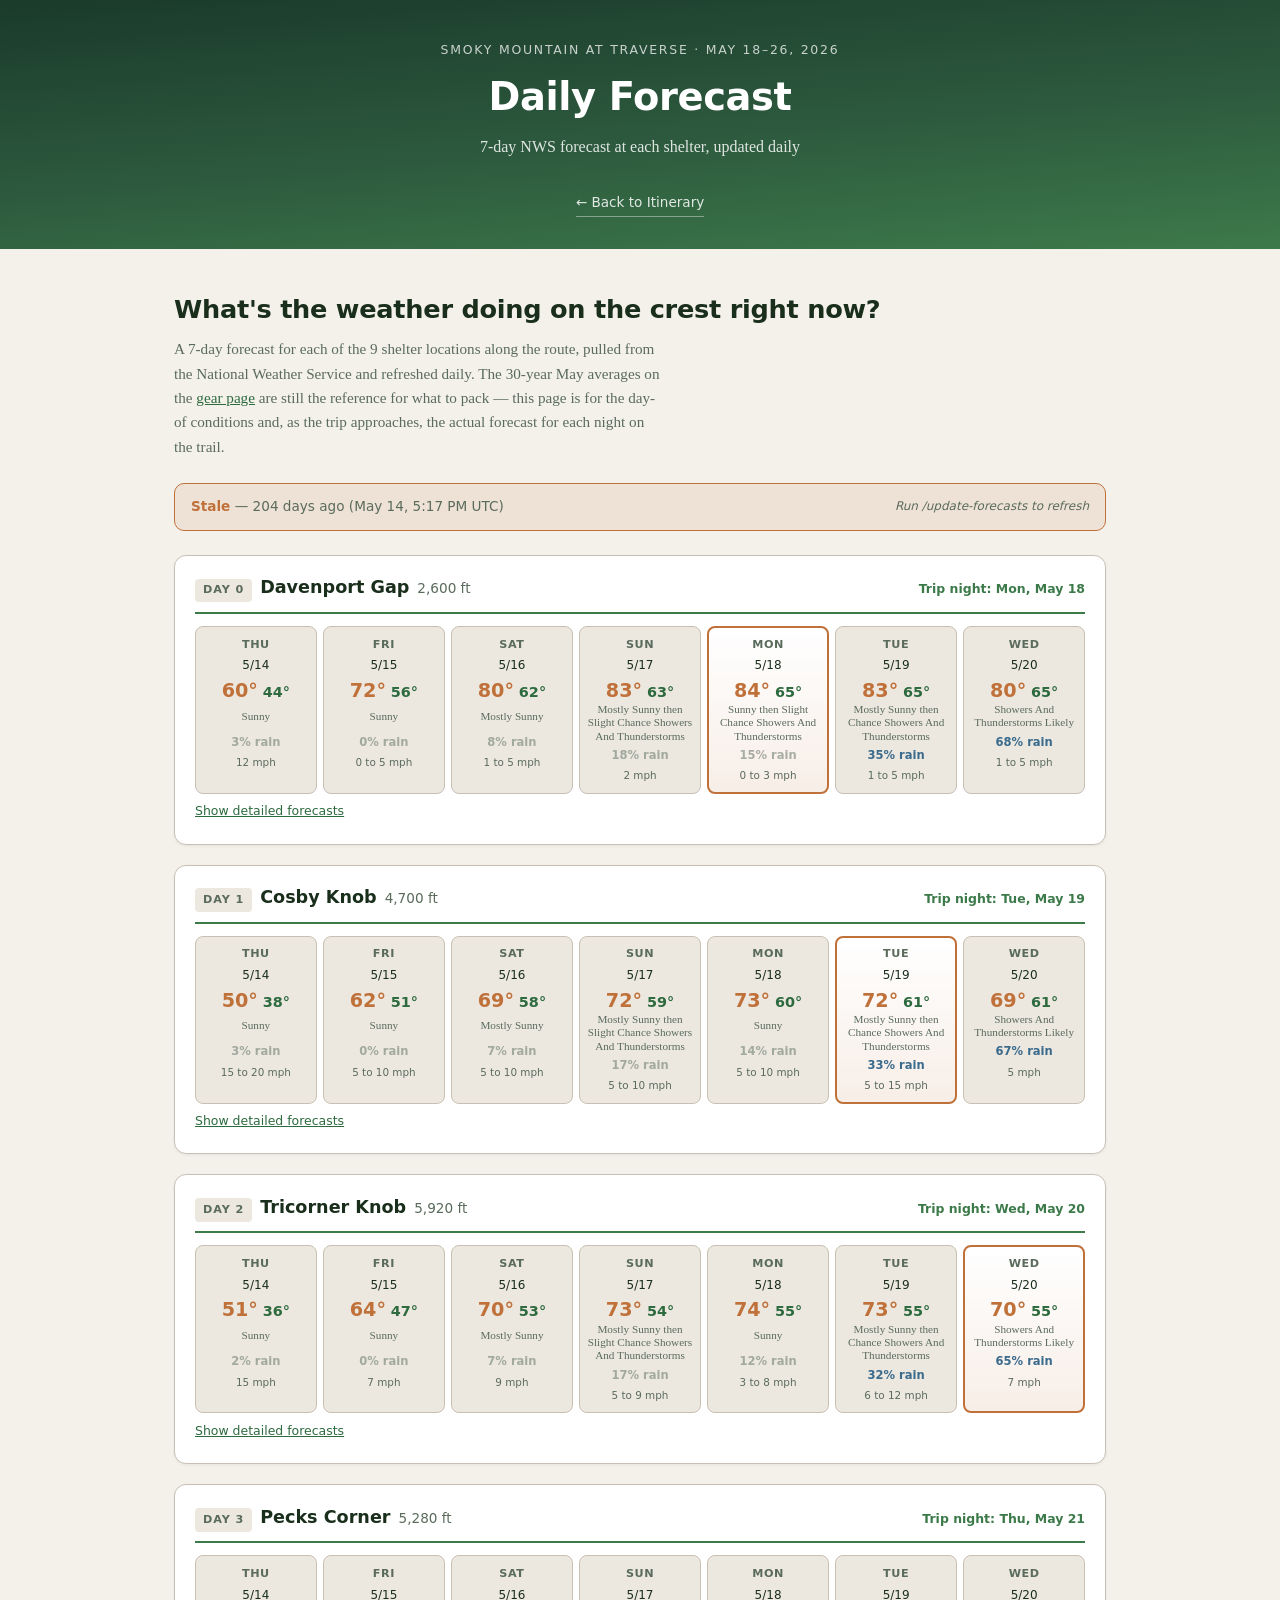
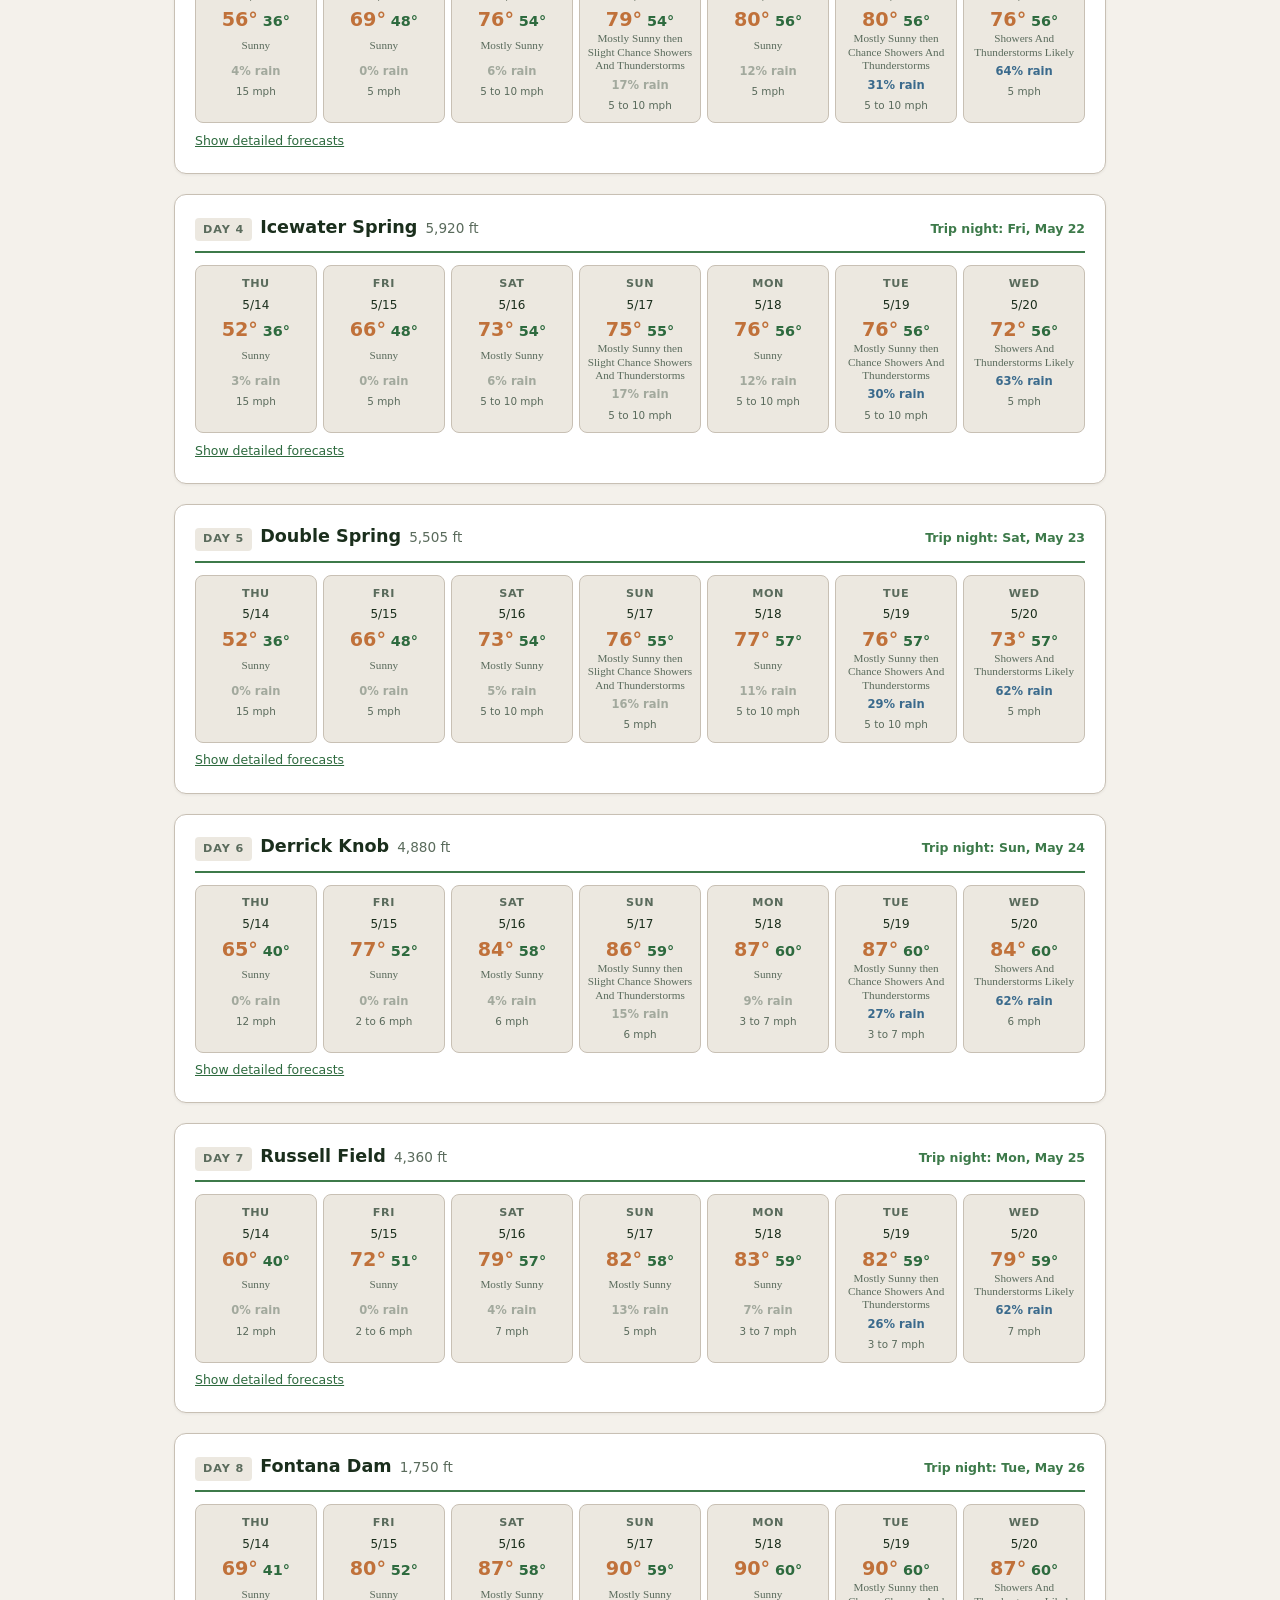
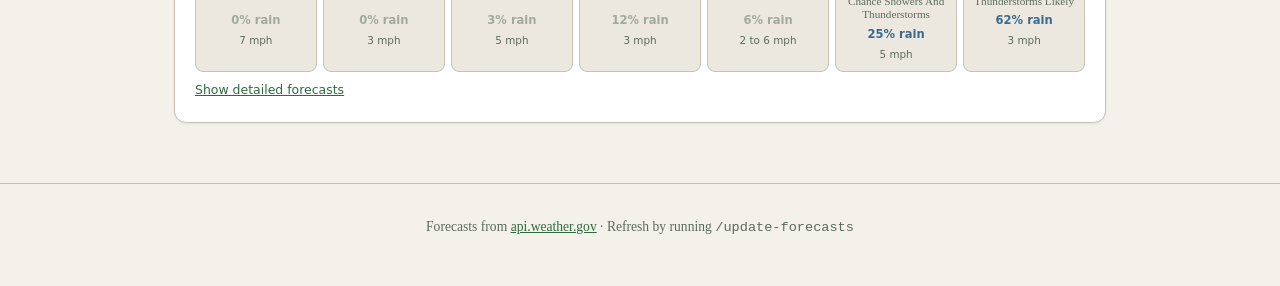
<file: hikes/2026-smokies/weather.html>
<!DOCTYPE html>
<html lang="en">
<head>
  <meta charset="UTF-8">
  <meta name="viewport" content="width=device-width, initial-scale=1.0">
  <title>Daily Forecast &middot; Smoky Mountain AT Traverse 2026</title>
  <meta name="description" content="Daily-updated 7-day NWS weather forecast for each shelter location along the May 18-26, 2026 AT traverse of Great Smoky Mountains National Park.">
  <style>
    :root {
      --color-bg: #f4f1eb;
      --color-bg-alt: #ece8e0;
      --color-text: #2c3e2d;
      --color-text-muted: #5a6b5c;
      --color-heading: #1a2e1c;
      --color-accent: #3d7a4a;
      --color-accent-light: #5a9e68;
      --color-border: #c8c0b4;
      --color-card: #ffffff;
      --color-card-shadow: rgba(0,0,0,0.06);
      --color-highlight: #e8f0e4;
      --color-peak: #c0713a;
      --color-link: #2d6a3e;
      --color-warn: #a0522d;
      --color-rain: #3a6a8c;
      --font-body: 'Georgia', 'Times New Roman', serif;
      --font-heading: system-ui, -apple-system, 'Segoe UI', sans-serif;
    }

    @media (prefers-color-scheme: dark) {
      :root {
        --color-bg: #1a1f1a;
        --color-bg-alt: #222822;
        --color-text: #d4d8d0;
        --color-text-muted: #8f998a;
        --color-heading: #e0e6dc;
        --color-accent: #6abf7b;
        --color-accent-light: #8ad498;
        --color-border: #3a4238;
        --color-card: #242a24;
        --color-card-shadow: rgba(0,0,0,0.3);
        --color-highlight: #2a352a;
        --color-peak: #d4915e;
        --color-link: #6abf7b;
        --color-warn: #d4915e;
        --color-rain: #7ba6c7;
      }
    }

    *, *::before, *::after { box-sizing: border-box; margin: 0; padding: 0; }
    html { scroll-behavior: smooth; }

    body {
      font-family: var(--font-body);
      font-size: 17px;
      line-height: 1.6;
      color: var(--color-text);
      background-color: var(--color-bg);
    }

    /* Page header (matches gear.html) */
    .page-header {
      background: linear-gradient(175deg, #1a3a2a 0%, #2d5a3e 55%, #3d7a4a 100%);
      color: #fff;
      padding: 2.5rem 1.5rem 2rem;
      text-align: center;
    }

    .page-header .eyebrow {
      font-family: var(--font-heading);
      font-size: 0.78rem;
      text-transform: uppercase;
      letter-spacing: 0.14em;
      opacity: 0.75;
      margin-bottom: 0.4rem;
    }

    .page-header h1 {
      font-family: var(--font-heading);
      font-size: clamp(1.7rem, 4vw, 2.4rem);
      font-weight: 700;
      letter-spacing: -0.01em;
      margin-bottom: 0.4rem;
    }

    .page-header .subtitle {
      font-size: 1rem;
      opacity: 0.85;
    }

    .page-header .back-link {
      display: inline-block;
      margin-top: 1rem;
      color: rgba(255,255,255,0.85);
      text-decoration: none;
      font-family: var(--font-heading);
      font-size: 0.85rem;
      border-bottom: 1px solid rgba(255,255,255,0.4);
      padding-bottom: 2px;
    }

    .page-header .back-link:hover { color: #fff; border-bottom-color: #fff; }

    /* Container */
    .container { max-width: 980px; margin: 0 auto; padding: 0 1.5rem; }
    section { padding: 2.5rem 0; }

    h2 {
      font-family: var(--font-heading);
      font-size: 1.6rem;
      font-weight: 700;
      color: var(--color-heading);
      margin-bottom: 0.5rem;
      letter-spacing: -0.01em;
    }

    .section-lede {
      color: var(--color-text-muted);
      font-size: 0.95rem;
      margin-bottom: 1.5rem;
      max-width: 64ch;
    }

    p { margin-bottom: 1rem; }
    a { color: var(--color-link); }
    a:hover { text-decoration: underline; }

    /* Status bar */
    .status-bar {
      display: flex;
      justify-content: space-between;
      align-items: center;
      gap: 1rem;
      flex-wrap: wrap;
      background: var(--color-bg-alt);
      border: 1px solid var(--color-border);
      border-radius: 10px;
      padding: 0.75rem 1rem;
      margin-bottom: 1.5rem;
      font-family: var(--font-heading);
      font-size: 0.85rem;
    }

    .status-bar .status-text { color: var(--color-text-muted); }
    .status-bar .status-text strong { color: var(--color-heading); }
    .status-bar.stale {
      background: rgba(192,113,58,0.12);
      border-color: var(--color-peak);
    }
    .status-bar.stale .status-text strong { color: var(--color-peak); }
    .status-bar.error {
      background: rgba(160,82,45,0.15);
      border-color: var(--color-warn);
    }

    .refresh-hint {
      font-size: 0.75rem;
      color: var(--color-text-muted);
      font-style: italic;
    }

    /* Location cards */
    .loc-card {
      background: var(--color-card);
      border: 1px solid var(--color-border);
      border-radius: 12px;
      padding: 1.1rem 1.25rem 1.25rem;
      margin-bottom: 1.25rem;
      box-shadow: 0 1px 3px var(--color-card-shadow);
    }

    .loc-header {
      display: flex;
      justify-content: space-between;
      align-items: baseline;
      gap: 0.75rem;
      flex-wrap: wrap;
      padding-bottom: 0.6rem;
      margin-bottom: 0.75rem;
      border-bottom: 2px solid var(--color-accent);
    }

    .loc-title {
      display: flex;
      align-items: baseline;
      gap: 0.5rem;
      flex-wrap: wrap;
    }

    .loc-title .day-num {
      font-family: var(--font-heading);
      font-size: 0.7rem;
      font-weight: 700;
      text-transform: uppercase;
      letter-spacing: 0.08em;
      color: var(--color-text-muted);
      background: var(--color-bg-alt);
      padding: 0.18rem 0.5rem;
      border-radius: 4px;
    }

    .loc-title .name {
      font-family: var(--font-heading);
      font-size: 1.1rem;
      font-weight: 700;
      color: var(--color-heading);
    }

    .loc-title .elev {
      font-family: var(--font-heading);
      font-size: 0.85rem;
      color: var(--color-text-muted);
    }

    .loc-trip-date {
      font-family: var(--font-heading);
      font-size: 0.78rem;
      color: var(--color-accent);
      font-weight: 600;
    }

    /* Forecast strip — 7 cells */
    .fc-strip {
      display: grid;
      grid-template-columns: repeat(7, minmax(0, 1fr));
      gap: 0.4rem;
    }

    .fc-day {
      background: var(--color-bg-alt);
      border: 1px solid var(--color-border);
      border-radius: 8px;
      padding: 0.55rem 0.45rem;
      text-align: center;
      min-width: 0;
      display: flex;
      flex-direction: column;
      align-items: center;
      gap: 0.18rem;
    }

    .fc-day.is-trip-date {
      border-color: var(--color-peak);
      border-width: 2px;
      background: linear-gradient(180deg, var(--color-card) 0%, rgba(192,113,58,0.12) 100%);
      padding: calc(0.55rem - 1px) calc(0.45rem - 1px);
    }

    .fc-day .fc-date {
      font-family: var(--font-heading);
      font-size: 0.7rem;
      font-weight: 700;
      text-transform: uppercase;
      letter-spacing: 0.05em;
      color: var(--color-text-muted);
    }

    .fc-day .fc-mday {
      font-family: var(--font-heading);
      font-size: 0.75rem;
      color: var(--color-heading);
      margin-bottom: 0.15rem;
    }

    .fc-day .fc-temps {
      display: flex;
      align-items: baseline;
      gap: 0.3rem;
    }

    .fc-day .fc-high {
      font-family: var(--font-heading);
      font-size: 1.2rem;
      font-weight: 700;
      color: var(--color-peak);
      line-height: 1;
    }

    .fc-day .fc-low {
      font-family: var(--font-heading);
      font-size: 0.9rem;
      font-weight: 600;
      color: var(--color-link);
      line-height: 1;
    }

    .fc-day .fc-short {
      font-size: 0.7rem;
      color: var(--color-text-muted);
      line-height: 1.2;
      min-height: 2.4em;
      display: flex;
      align-items: center;
      justify-content: center;
      text-align: center;
    }

    .fc-day .fc-precip {
      font-family: var(--font-heading);
      font-size: 0.72rem;
      font-weight: 600;
      color: var(--color-rain);
    }

    .fc-day .fc-precip.dry { color: var(--color-text-muted); opacity: 0.5; }

    .fc-day .fc-wind {
      font-family: var(--font-heading);
      font-size: 0.65rem;
      color: var(--color-text-muted);
    }

    .fc-detailed-toggle {
      margin-top: 0.6rem;
      font-family: var(--font-heading);
      font-size: 0.78rem;
      color: var(--color-link);
      cursor: pointer;
      background: none;
      border: none;
      padding: 0;
      text-decoration: underline;
    }

    .fc-detailed {
      margin-top: 0.5rem;
      font-size: 0.85rem;
      color: var(--color-text-muted);
      background: var(--color-bg-alt);
      border-radius: 6px;
      padding: 0.6rem 0.8rem;
      display: none;
    }

    .fc-detailed.open { display: block; }
    .fc-detailed dt {
      font-family: var(--font-heading);
      font-size: 0.75rem;
      font-weight: 700;
      color: var(--color-heading);
      text-transform: uppercase;
      letter-spacing: 0.04em;
      margin-top: 0.5rem;
    }
    .fc-detailed dt:first-child { margin-top: 0; }
    .fc-detailed dd { margin-bottom: 0.3rem; line-height: 1.45; }

    .empty-state {
      background: var(--color-card);
      border: 1px dashed var(--color-border);
      border-radius: 10px;
      padding: 2rem 1.5rem;
      text-align: center;
      color: var(--color-text-muted);
    }
    .empty-state code {
      font-family: ui-monospace, SFMono-Regular, Menlo, monospace;
      background: var(--color-bg-alt);
      padding: 0.15rem 0.4rem;
      border-radius: 4px;
      color: var(--color-heading);
      font-size: 0.9em;
    }

    .loc-error {
      background: rgba(160,82,45,0.1);
      border-left: 4px solid var(--color-warn);
      border-radius: 0 8px 8px 0;
      padding: 0.6rem 0.9rem;
      font-size: 0.9rem;
      color: var(--color-warn);
    }

    footer {
      text-align: center;
      padding: 2rem 1rem;
      color: var(--color-text-muted);
      font-size: 0.85rem;
      border-top: 1px solid var(--color-border);
    }

    @media (max-width: 820px) {
      .fc-strip { grid-template-columns: repeat(4, minmax(0, 1fr)); }
    }
    @media (max-width: 500px) {
      .fc-strip { grid-template-columns: repeat(2, minmax(0, 1fr)); }
    }
  </style>
</head>
<body>

<header class="page-header">
  <div class="eyebrow">Smoky Mountain AT Traverse &middot; May 18&ndash;26, 2026</div>
  <h1>Daily Forecast</h1>
  <p class="subtitle">7-day NWS forecast at each shelter, updated daily</p>
  <a class="back-link" href="index.html">&larr; Back to Itinerary</a>
</header>

<div class="container">
  <section>
    <h2>What's the weather doing on the crest right now?</h2>
    <p class="section-lede">
      A 7-day forecast for each of the 9 shelter locations along the route, pulled from the National Weather Service and refreshed daily.
      The 30-year May averages on the <a href="gear.html#weather">gear page</a> are still the reference for what to pack &mdash;
      this page is for the day-of conditions and, as the trip approaches, the actual forecast for each night on the trail.
    </p>

    <div id="status" class="status-bar">
      <div class="status-text">Loading forecast&hellip;</div>
    </div>

    <div id="locations"></div>
  </section>
</div>

<footer>
  <p>Forecasts from <a href="https://www.weather.gov/">api.weather.gov</a> &middot; Refresh by running <code>/update-forecasts</code></p>
</footer>

<script>
(function() {
  const STATUS_EL = document.getElementById("status");
  const LOC_EL = document.getElementById("locations");

  function fmtRelative(updatedIso) {
    const updated = new Date(updatedIso);
    const ms = Date.now() - updated.getTime();
    const hours = Math.round(ms / 3.6e6);
    if (hours < 1) return "less than an hour ago";
    if (hours < 24) return `${hours} hour${hours === 1 ? "" : "s"} ago`;
    const days = Math.round(hours / 24);
    return `${days} day${days === 1 ? "" : "s"} ago`;
  }

  function fmtAbsolute(iso) {
    const d = new Date(iso);
    return d.toLocaleString(undefined, {
      month: "short", day: "numeric", hour: "numeric", minute: "2-digit", timeZoneName: "short"
    });
  }

  function fmtMday(dateStr) {
    // dateStr is "YYYY-MM-DD" — parse as local to avoid TZ rollback
    const [y, m, d] = dateStr.split("-").map(Number);
    const dt = new Date(y, m - 1, d);
    return dt.toLocaleDateString(undefined, { month: "numeric", day: "numeric" });
  }

  function fmtWeekday(dateStr) {
    const [y, m, d] = dateStr.split("-").map(Number);
    const dt = new Date(y, m - 1, d);
    return dt.toLocaleDateString(undefined, { weekday: "short" });
  }

  function fmtTripDate(dateStr) {
    const [y, m, d] = dateStr.split("-").map(Number);
    const dt = new Date(y, m - 1, d);
    return dt.toLocaleDateString(undefined, { weekday: "short", month: "short", day: "numeric" });
  }

  function el(tag, attrs, children) {
    const e = document.createElement(tag);
    if (attrs) {
      for (const [k, v] of Object.entries(attrs)) {
        if (k === "class") e.className = v;
        else if (k === "text") e.textContent = v;
        else e.setAttribute(k, v);
      }
    }
    if (children) {
      for (const c of children) {
        if (c == null) continue;
        e.appendChild(typeof c === "string" ? document.createTextNode(c) : c);
      }
    }
    return e;
  }

  function renderDay(day, isTripDate) {
    const cls = "fc-day" + (isTripDate ? " is-trip-date" : "");
    const high = day.high_f != null ? day.high_f + "°" : "—";
    const low = day.low_f != null ? day.low_f + "°" : "—";
    const precip = day.precip_pct;
    const precipClass = "fc-precip" + (precip == null || precip < 20 ? " dry" : "");
    const precipText = precip != null ? precip + "% rain" : "—";
    return el("div", { class: cls, title: day.detailed || "" }, [
      el("div", { class: "fc-date", text: fmtWeekday(day.date) }),
      el("div", { class: "fc-mday", text: fmtMday(day.date) }),
      el("div", { class: "fc-temps" }, [
        el("span", { class: "fc-high", text: high }),
        el("span", { class: "fc-low", text: low }),
      ]),
      el("div", { class: "fc-short", text: day.short || "" }),
      el("div", { class: precipClass, text: precipText }),
      el("div", { class: "fc-wind", text: day.wind || "" }),
    ]);
  }

  function renderLocation(loc) {
    const card = el("div", { class: "loc-card" });

    const header = el("div", { class: "loc-header" }, [
      el("div", { class: "loc-title" }, [
        el("span", { class: "day-num", text: "Day " + loc.day }),
        el("span", { class: "name", text: loc.name }),
        el("span", { class: "elev", text: loc.elevation_ft.toLocaleString() + " ft" }),
      ]),
      el("div", { class: "loc-trip-date", text: "Trip night: " + fmtTripDate(loc.trip_date) }),
    ]);
    card.appendChild(header);

    if (!loc.forecast || loc.forecast.length === 0) {
      card.appendChild(el("div", { class: "loc-error", text: "Forecast unavailable for this location. Try re-running /update-forecasts." }));
      return card;
    }

    const strip = el("div", { class: "fc-strip" });
    for (const day of loc.forecast.slice(0, 7)) {
      strip.appendChild(renderDay(day, day.date === loc.trip_date));
    }
    card.appendChild(strip);

    // Per-day expandable detail
    const toggle = el("button", { class: "fc-detailed-toggle", text: "Show detailed forecasts" });
    const detail = el("dl", { class: "fc-detailed" });
    for (const day of loc.forecast.slice(0, 7)) {
      detail.appendChild(el("dt", { text: fmtWeekday(day.date) + " " + fmtMday(day.date) }));
      detail.appendChild(el("dd", { text: day.detailed || day.short || "—" }));
    }
    toggle.addEventListener("click", () => {
      const open = detail.classList.toggle("open");
      toggle.textContent = open ? "Hide detailed forecasts" : "Show detailed forecasts";
    });
    card.appendChild(toggle);
    card.appendChild(detail);

    return card;
  }

  function renderEmptyState(message) {
    LOC_EL.innerHTML = "";
    LOC_EL.appendChild(el("div", { class: "empty-state" }, [
      el("p", { text: message }),
      el("p", {}, [
        document.createTextNode("Run "),
        el("code", { text: "/update-forecasts" }),
        document.createTextNode(" in Claude Code to refresh."),
      ]),
    ]));
  }

  function renderStatus(data) {
    STATUS_EL.innerHTML = "";
    const updated = data.updated;
    const ageMs = Date.now() - new Date(updated).getTime();
    const stale = ageMs > 26 * 3.6e6; // >26h is stale
    const errors = (data.errors || []).length;

    if (errors > 0) STATUS_EL.classList.add("error");
    else if (stale) STATUS_EL.classList.add("stale");

    const text = el("div", { class: "status-text" });
    const strong = el("strong", { text: stale ? "Stale" : (errors ? "Partial" : "Updated") });
    text.appendChild(strong);
    text.appendChild(document.createTextNode(
      " — " + fmtRelative(updated) + " (" + fmtAbsolute(updated) + ")" +
      (errors > 0 ? `, ${errors} location${errors === 1 ? "" : "s"} failed` : "")
    ));
    STATUS_EL.appendChild(text);

    STATUS_EL.appendChild(el("span", {
      class: "refresh-hint",
      text: stale ? "Run /update-forecasts to refresh" : "Source: NWS",
    }));
  }

  fetch("weather-data.json", { cache: "no-store" })
    .then(r => {
      if (!r.ok) throw new Error("HTTP " + r.status);
      return r.json();
    })
    .then(data => {
      renderStatus(data);
      LOC_EL.innerHTML = "";
      const sorted = data.locations.slice().sort((a, b) => a.day - b.day);
      for (const loc of sorted) {
        LOC_EL.appendChild(renderLocation(loc));
      }
    })
    .catch(err => {
      STATUS_EL.classList.add("error");
      STATUS_EL.innerHTML = "";
      STATUS_EL.appendChild(el("div", { class: "status-text" }, [
        el("strong", { text: "No forecast data" }),
        document.createTextNode(" — couldn't load weather-data.json (" + err.message + ")"),
      ]));
      renderEmptyState("Forecast data hasn't been generated yet.");
    });
})();
</script>

</body>
</html>
</file>
<file: assets/css/styles.css>
/* ==========================================================================
   Hike with Me — shared styles
   Used by the landing page and every hike page (linked via a relative path).
   Plain CSS, no build step, to match the existing voidnologo.github.io site.
   ========================================================================== */

:root {
  /* Earthy trail palette */
  --forest:      #2f4a37;
  --forest-deep: #233a2b;
  --moss:        #6b8a5e;
  --sand:        #e9e2d0;
  --bark:        #5a4634;
  --ink:         #21251f;
  --paper:       #faf8f2;
  --paper-2:     #f1ede2;
  --line:        #d8d0bd;
  --accent:      #c4622d; /* trail-blaze orange, used sparingly */

  --maxw: 1080px;
  --radius: 14px;
  --shadow: 0 6px 24px rgba(33, 37, 31, 0.10);

  --font-body: -apple-system, BlinkMacSystemFont, "Segoe UI", Roboto, Helvetica, Arial, sans-serif;
  --font-head: "Iowan Old Style", "Palatino Linotype", Palatino, Georgia, serif;
}

*, *::before, *::after { box-sizing: border-box; }

html { scroll-behavior: smooth; }

body {
  margin: 0;
  font-family: var(--font-body);
  color: var(--ink);
  background: var(--paper);
  line-height: 1.6;
  -webkit-font-smoothing: antialiased;
}

h1, h2, h3 { font-family: var(--font-head); line-height: 1.15; color: var(--forest-deep); }

a { color: var(--forest); }
a:hover { color: var(--accent); }

.wrap { max-width: var(--maxw); margin: 0 auto; padding: 0 1.25rem; }

/* --- Site header / nav ------------------------------------------------- */
.site-header {
  position: sticky; top: 0; z-index: 20;
  background: rgba(250, 248, 242, 0.9);
  backdrop-filter: blur(8px);
  border-bottom: 1px solid var(--line);
}
.site-header .wrap {
  display: flex; align-items: center; justify-content: space-between;
  padding-top: 0.85rem; padding-bottom: 0.85rem;
}
.brand { font-family: var(--font-head); font-weight: 700; font-size: 1.25rem; color: var(--forest-deep); text-decoration: none; letter-spacing: 0.2px; }
.brand span { color: var(--accent); }
.nav a { margin-left: 1.25rem; text-decoration: none; font-weight: 600; font-size: 0.95rem; }

/* --- Hero -------------------------------------------------------------- */
.hero {
  background: linear-gradient(160deg, var(--forest) 0%, var(--forest-deep) 100%);
  color: var(--paper);
  padding: 4rem 0 3.25rem;
  text-align: center;
}
.hero h1 { color: var(--paper); font-size: clamp(2.2rem, 5vw, 3.4rem); margin: 0 0 0.5rem; }
.hero p { max-width: 38rem; margin: 0 auto; font-size: 1.15rem; color: var(--sand); }

/* --- Sections ---------------------------------------------------------- */
section { padding: 3rem 0; }
.section-title { font-size: 1.9rem; margin: 0 0 0.4rem; }
.section-lead { color: var(--bark); margin: 0 0 2rem; max-width: 42rem; }

/* --- Carousel ---------------------------------------------------------- */
.carousel { position: relative; border-radius: var(--radius); overflow: hidden; box-shadow: var(--shadow); background: var(--paper-2); }
.carousel__track { display: flex; transition: transform 0.5s ease; }
.carousel__slide {
  position: relative; min-width: 100%; aspect-ratio: 16 / 9;
  display: flex; align-items: center; justify-content: center;
  background: var(--paper-2); color: var(--bark);
}
.carousel__slide img { width: 100%; height: 100%; object-fit: cover; display: block; }
/* Placeholder shown until real photos are added */
.carousel__slide--placeholder {
  background: repeating-linear-gradient(45deg, var(--paper-2), var(--paper-2) 18px, #ece6d6 18px, #ece6d6 36px);
  flex-direction: column; text-align: center; padding: 2rem;
}
.carousel__slide--placeholder strong { font-family: var(--font-head); font-size: 1.3rem; color: var(--forest-deep); }
.carousel__caption {
  position: absolute; left: 0; right: 0; bottom: 0;
  padding: 1.25rem 1.5rem 1rem;
  background: linear-gradient(transparent, rgba(33,37,31,0.72));
  color: #fff; font-size: 1rem;
}
.carousel__btn {
  position: absolute; top: 50%; transform: translateY(-50%);
  width: 44px; height: 44px; border: none; border-radius: 50%;
  background: rgba(250,248,242,0.85); color: var(--forest-deep);
  font-size: 1.4rem; cursor: pointer; display: grid; place-items: center;
  box-shadow: var(--shadow); transition: background 0.2s;
}
.carousel__btn:hover { background: #fff; }
.carousel__btn--prev { left: 0.75rem; }
.carousel__btn--next { right: 0.75rem; }
.carousel__dots { position: absolute; left: 0; right: 0; bottom: 0.6rem; display: flex; gap: 0.4rem; justify-content: center; }
.carousel__dot { width: 9px; height: 9px; border-radius: 50%; border: none; background: rgba(255,255,255,0.55); cursor: pointer; padding: 0; }
.carousel__dot[aria-current="true"] { background: #fff; }

/* --- Hike cards (landing) ---------------------------------------------- */
.card-grid { display: grid; grid-template-columns: repeat(auto-fill, minmax(280px, 1fr)); gap: 1.5rem; }
.hike-card {
  display: flex; flex-direction: column;
  background: #fff; border: 1px solid var(--line); border-radius: var(--radius);
  overflow: hidden; text-decoration: none; color: var(--ink);
  transition: transform 0.18s ease, box-shadow 0.18s ease;
}
.hike-card:hover { transform: translateY(-3px); box-shadow: var(--shadow); }
.hike-card__banner { padding: 1.5rem 1.25rem; background: linear-gradient(135deg, var(--moss), var(--forest)); color: #fff; }
.hike-card__banner h3 { color: #fff; margin: 0; font-size: 1.3rem; }
.hike-card__body { padding: 1.1rem 1.25rem 1.35rem; }
.hike-card__meta { display: flex; flex-wrap: wrap; gap: 0.4rem 0.9rem; margin: 0 0 0.6rem; font-size: 0.85rem; color: var(--bark); }
.hike-card__meta span::before { content: "•  "; color: var(--moss); }
.hike-card__meta span:first-child::before { content: ""; }
.hike-card p { margin: 0; color: var(--bark); font-size: 0.95rem; }
.badge { display: inline-block; font-size: 0.72rem; font-weight: 700; text-transform: uppercase; letter-spacing: 0.04em; padding: 0.15rem 0.5rem; border-radius: 999px; }
.badge--planned { background: var(--sand); color: var(--bark); }
.badge--done { background: var(--moss); color: #fff; }

/* --- Hike page content ------------------------------------------------- */
.hike-meta { display: flex; flex-wrap: wrap; gap: 0.6rem 1.5rem; padding: 1.1rem 1.25rem; background: var(--paper-2); border: 1px solid var(--line); border-radius: var(--radius); margin: 0 0 2rem; }
.hike-meta div { font-size: 0.95rem; }
.hike-meta dt { font-size: 0.72rem; text-transform: uppercase; letter-spacing: 0.05em; color: var(--moss); font-weight: 700; }
.hike-meta dd { margin: 0.1rem 0 0; font-weight: 600; }

.resources { display: flex; flex-wrap: wrap; gap: 0.75rem; margin: 1.5rem 0; }
.btn {
  display: inline-flex; align-items: center; gap: 0.4rem;
  text-decoration: none; font-weight: 600; font-size: 0.95rem;
  padding: 0.6rem 1.1rem; border-radius: 999px;
  background: var(--forest); color: #fff; border: 1px solid var(--forest);
  transition: background 0.18s, color 0.18s;
}
.btn:hover { background: var(--forest-deep); color: #fff; }
.btn--ghost { background: transparent; color: var(--forest); }
.btn--ghost:hover { background: var(--forest); color: #fff; }

.day { border-left: 3px solid var(--moss); padding: 0.25rem 0 0.25rem 1.25rem; margin: 0 0 1.75rem; }
.day h3 { margin: 0 0 0.25rem; }
.day .day-stats { font-size: 0.85rem; color: var(--moss); font-weight: 700; text-transform: uppercase; letter-spacing: 0.04em; margin: 0 0 0.6rem; }

.callout { border: 1px solid var(--line); background: var(--paper-2); border-radius: var(--radius); padding: 1rem 1.25rem; margin: 1.5rem 0; }
.callout--warn { border-color: #e3c08a; background: #fdf6e7; }
.callout h4 { margin: 0 0 0.4rem; font-family: var(--font-body); font-size: 0.95rem; text-transform: uppercase; letter-spacing: 0.04em; color: var(--bark); }

/* --- Footer ------------------------------------------------------------ */
.site-footer { border-top: 1px solid var(--line); padding: 2rem 0; color: var(--bark); font-size: 0.9rem; text-align: center; }

/* --- Gallery grid + lightbox ------------------------------------------ */
.gallery-grid { display: grid; grid-template-columns: repeat(auto-fill, minmax(200px, 1fr)); gap: 0.6rem; }
.gallery-grid a { display: block; aspect-ratio: 1 / 1; overflow: hidden; border-radius: 8px; background: var(--paper-2); }
.gallery-grid img { width: 100%; height: 100%; object-fit: cover; display: block; transition: transform 0.3s ease; }
.gallery-grid a:hover img { transform: scale(1.05); }

.lightbox { position: fixed; inset: 0; z-index: 50; display: none; align-items: center; justify-content: center; padding: 1.5rem; background: rgba(20, 22, 18, 0.93); }
.lightbox.open { display: flex; }
.lightbox img { max-width: 100%; max-height: 100%; border-radius: 8px; box-shadow: 0 12px 48px rgba(0, 0, 0, 0.5); }
.lightbox__close, .lightbox__nav { position: absolute; border: none; cursor: pointer; background: rgba(250, 248, 242, 0.9); color: var(--forest-deep); border-radius: 50%; display: grid; place-items: center; box-shadow: var(--shadow); }
.lightbox__close:hover, .lightbox__nav:hover { background: #fff; }
.lightbox__close { top: 1rem; right: 1rem; width: 42px; height: 42px; font-size: 1.5rem; line-height: 1; }
.lightbox__nav { top: 50%; transform: translateY(-50%); width: 48px; height: 48px; font-size: 1.7rem; }
.lightbox__nav--prev { left: 1rem; }
.lightbox__nav--next { right: 1rem; }

.photos-more { margin-top: 1.25rem; }

@media (max-width: 600px) {
  .nav a { margin-left: 0.85rem; font-size: 0.85rem; }
  .hero { padding: 3rem 0 2.5rem; }
  .gallery-grid { grid-template-columns: repeat(auto-fill, minmax(140px, 1fr)); }
}
</file>
